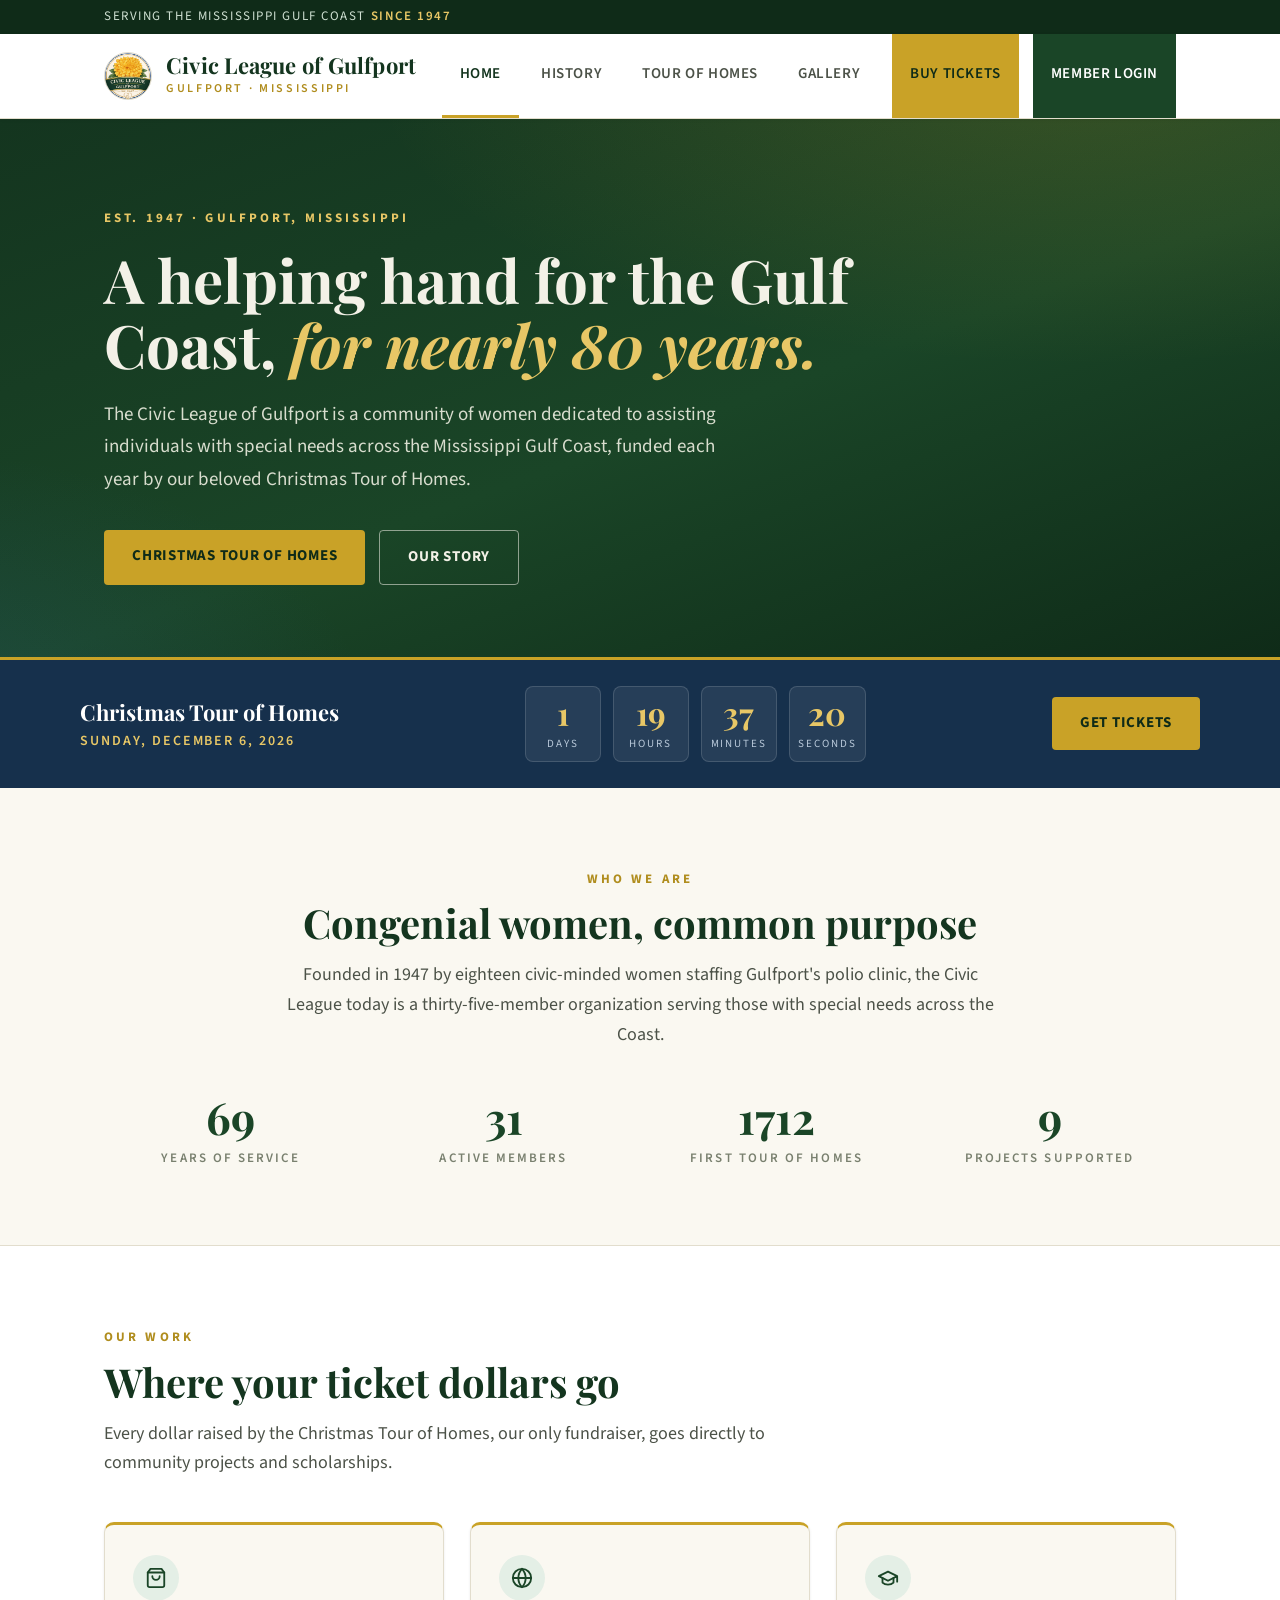
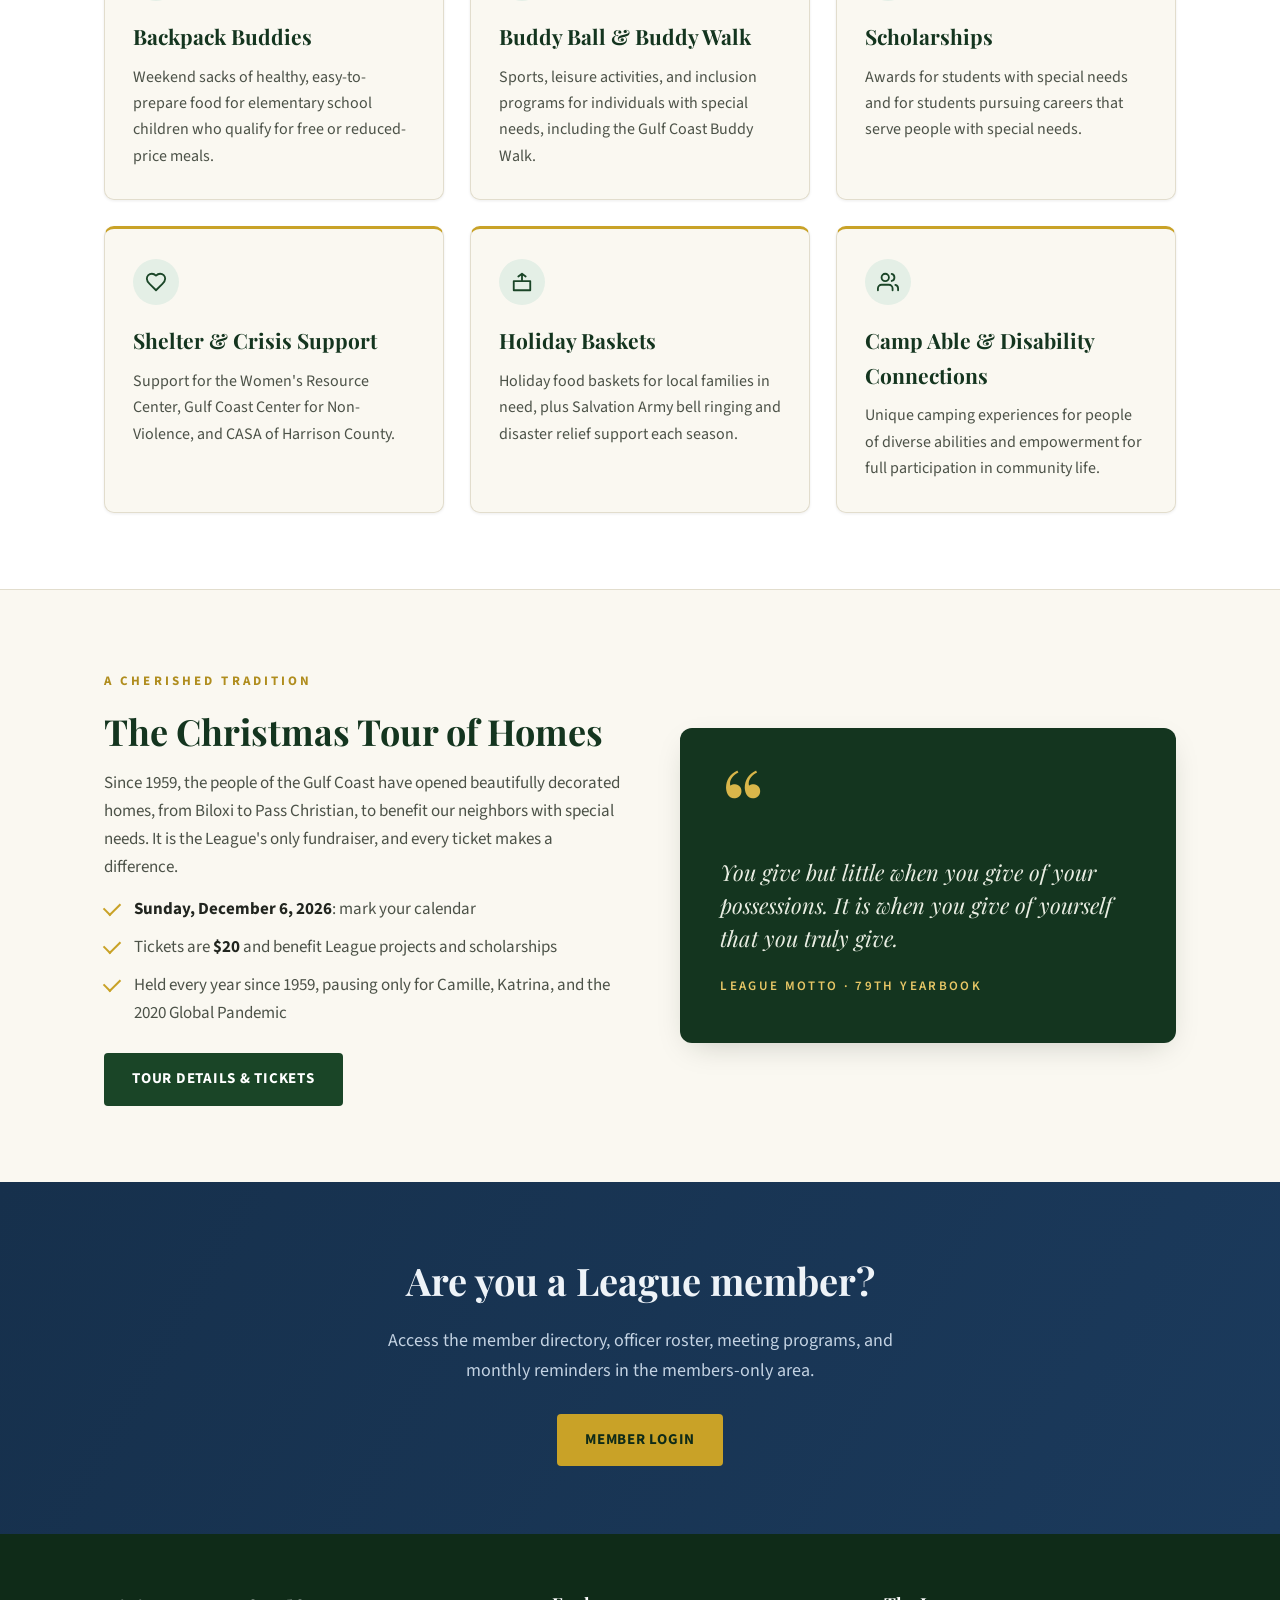
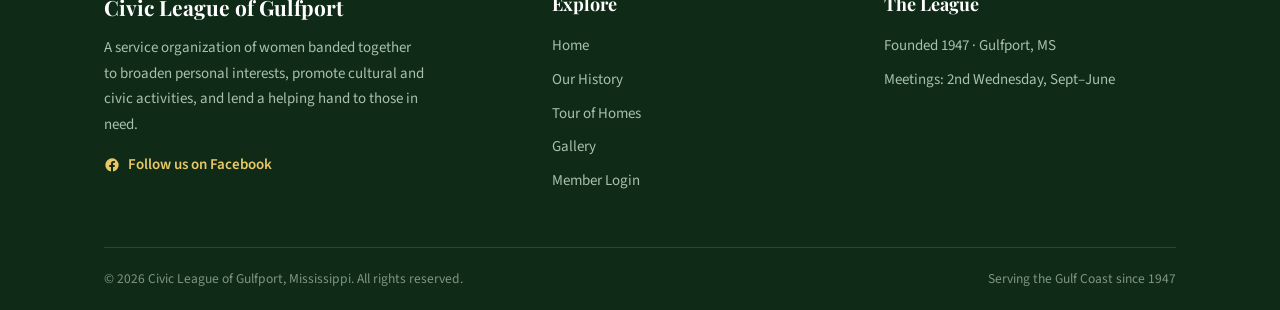
<file: index.html>
<!DOCTYPE html>
<html lang="en">
<head>
  <meta charset="UTF-8">
  <meta name="viewport" content="width=device-width, initial-scale=1.0">
  <title>Civic League of Gulfport, Mississippi | Serving the Gulf Coast Since 1947</title>
  <meta name="description" content="The Civic League of Gulfport, Mississippi is a service organization of women dedicated to assisting individuals with special needs on the Gulf Coast since 1947. Home of the annual Christmas Tour of Homes.">
  <link rel="preconnect" href="https://fonts.googleapis.com">
  <link rel="preconnect" href="https://fonts.gstatic.com" crossorigin>
  <link href="https://fonts.googleapis.com/css2?family=Playfair+Display:ital,wght@0,400;0,700;1,400;1,700&family=Source+Sans+3:wght@400;600;700&display=swap" rel="stylesheet">
  <link rel="stylesheet" href="css/style.css">
  <link rel="icon" href="data:image/svg+xml,<svg xmlns='http://www.w3.org/2000/svg' viewBox='0 0 100 100'><text y='.9em' font-size='90'>&#127804;</text></svg>">
</head>
<body>

  <div class="utility-bar">
    <div class="wrap">
      <span>Serving the Mississippi Gulf Coast <b>since 1947</b></span>
    </div>
  </div>

  <header class="site-header">
    <div class="wrap header-inner">
      <a class="brand" href="index.html">
        <img class="brand-mark logo-img" src="images/logo.png" alt="Civic League of Gulfport logo" width="48" height="48">
        <span class="brand-text">
          <span class="brand-name">Civic League of Gulfport</span>
          <span class="brand-sub">Gulfport &middot; Mississippi</span>
        </span>
      </a>
      <button class="nav-toggle" aria-label="Toggle menu" aria-expanded="false">
        <svg width="22" height="16" viewBox="0 0 22 16" fill="none" stroke="currentColor" stroke-width="2.5" stroke-linecap="round"><path d="M1 1h20M1 8h20M1 15h20"/></svg>
      </button>
      <nav class="main-nav" aria-label="Main navigation">
        <a href="index.html" class="active">Home</a>
        <a href="history.html">History</a>
        <a href="tour.html">Tour of Homes</a>
        <a href="gallery.html">Gallery</a>
        <a href="https://clg.betterworld.org/events/christmas-tour-homes-2026" target="_blank" rel="noopener" class="nav-buy">Buy Tickets</a>
        <a href="members.html" class="nav-cta">Member Login</a>
      </nav>
    </div>
  </header>

  <section class="hero">
    <div class="wrap">
      <div class="hero-inner">
        <span class="eyebrow">Est. 1947 &middot; Gulfport, Mississippi</span>
        <h1>A helping hand for the Gulf Coast, <em>for nearly 80 years.</em></h1>
        <p class="lede">The Civic League of Gulfport is a community of women dedicated to assisting individuals with special needs across the Mississippi Gulf Coast, funded each year by our beloved Christmas Tour of Homes.</p>
        <div class="btn-row">
          <a class="btn btn-gold" href="tour.html">Christmas Tour of Homes</a>
          <a class="btn btn-outline-light" href="history.html">Our Story</a>
        </div>
      </div>
    </div>
  </section>

  <section class="countdown-band">
    <div class="wrap countdown-inner">
      <div class="countdown-label">
        <div class="cd-title">Christmas Tour of Homes</div>
        <div class="cd-date">Sunday, December 6, 2026</div>
      </div>
      <div class="countdown-clock" id="countdown" aria-live="polite">
        <div class="cd-cell"><div class="num" id="cd-days">–</div><div class="unit">Days</div></div>
        <div class="cd-cell"><div class="num" id="cd-hours">–</div><div class="unit">Hours</div></div>
        <div class="cd-cell"><div class="num" id="cd-mins">–</div><div class="unit">Minutes</div></div>
        <div class="cd-cell"><div class="num" id="cd-secs">–</div><div class="unit">Seconds</div></div>
      </div>
      <a class="btn btn-gold" href="tour.html">Get Tickets</a>
    </div>
  </section>

  <section class="section">
    <div class="wrap">
      <div class="section-head center">
        <span class="eyebrow">Who We Are</span>
        <h2>Congenial women, common purpose</h2>
        <p>Founded in 1947 by eighteen civic-minded women staffing Gulfport's polio clinic, the Civic League today is a thirty-five-member organization serving those with special needs across the Coast.</p>
      </div>
      <div class="stats">
        <div class="stat"><div class="num" data-count="79">0</div><div class="lbl">Years of Service</div></div>
        <div class="stat"><div class="num" data-count="35">0</div><div class="lbl">Active Members</div></div>
        <div class="stat"><div class="num" data-count="1959">0</div><div class="lbl">First Tour of Homes</div></div>
        <div class="stat"><div class="num" data-count="10">0</div><div class="lbl">Projects Supported</div></div>
      </div>
    </div>
  </section>

  <section class="section alt">
    <div class="wrap">
      <div class="section-head">
        <span class="eyebrow">Our Work</span>
        <h2>Where your ticket dollars go</h2>
        <p>Every dollar raised by the Christmas Tour of Homes, our only fundraiser, goes directly to community projects and scholarships.</p>
      </div>
      <div class="grid-3">
        <div class="card gold-top">
          <div class="card-icon"><svg width="22" height="22" viewBox="0 0 24 24" fill="none" stroke="currentColor" stroke-width="2" stroke-linecap="round" stroke-linejoin="round"><path d="M6 2 3 6v14a2 2 0 0 0 2 2h14a2 2 0 0 0 2-2V6l-3-4Z"/><path d="M3 6h18"/><path d="M16 10a4 4 0 0 1-8 0"/></svg></div>
          <h3>Backpack Buddies</h3>
          <p>Weekend sacks of healthy, easy-to-prepare food for elementary school children who qualify for free or reduced-price meals.</p>
        </div>
        <div class="card gold-top">
          <div class="card-icon"><svg width="22" height="22" viewBox="0 0 24 24" fill="none" stroke="currentColor" stroke-width="2" stroke-linecap="round" stroke-linejoin="round"><circle cx="12" cy="12" r="10"/><path d="M12 2a14.5 14.5 0 0 0 0 20 14.5 14.5 0 0 0 0-20"/><path d="M2 12h20"/></svg></div>
          <h3>Buddy Ball &amp; Buddy Walk</h3>
          <p>Sports, leisure activities, and inclusion programs for individuals with special needs, including the Gulf Coast Buddy Walk.</p>
        </div>
        <div class="card gold-top">
          <div class="card-icon"><svg width="22" height="22" viewBox="0 0 24 24" fill="none" stroke="currentColor" stroke-width="2" stroke-linecap="round" stroke-linejoin="round"><path d="M22 10v6M2 10l10-5 10 5-10 5z"/><path d="M6 12v5c3 3 9 3 12 0v-5"/></svg></div>
          <h3>Scholarships</h3>
          <p>Awards for students with special needs and for students pursuing careers that serve people with special needs.</p>
        </div>
        <div class="card gold-top">
          <div class="card-icon"><svg width="22" height="22" viewBox="0 0 24 24" fill="none" stroke="currentColor" stroke-width="2" stroke-linecap="round" stroke-linejoin="round"><path d="M19 14c1.49-1.46 3-3.21 3-5.5A5.5 5.5 0 0 0 16.5 3c-1.76 0-3 .5-4.5 2-1.5-1.5-2.74-2-4.5-2A5.5 5.5 0 0 0 2 8.5c0 2.3 1.5 4.05 3 5.5l7 7Z"/></svg></div>
          <h3>Shelter &amp; Crisis Support</h3>
          <p>Support for the Women's Resource Center, Gulf Coast Center for Non-Violence, and CASA of Harrison County.</p>
        </div>
        <div class="card gold-top">
          <div class="card-icon"><svg width="22" height="22" viewBox="0 0 24 24" fill="none" stroke="currentColor" stroke-width="2" stroke-linecap="round" stroke-linejoin="round"><path d="M3 11h18v10H3zM12 11V3M8 6l4-3 4 3"/></svg></div>
          <h3>Holiday Baskets</h3>
          <p>Holiday food baskets for local families in need, plus Salvation Army bell ringing and disaster relief support each season.</p>
        </div>
        <div class="card gold-top">
          <div class="card-icon"><svg width="22" height="22" viewBox="0 0 24 24" fill="none" stroke="currentColor" stroke-width="2" stroke-linecap="round" stroke-linejoin="round"><path d="M17 21v-2a4 4 0 0 0-4-4H5a4 4 0 0 0-4 4v2"/><circle cx="9" cy="7" r="4"/><path d="M23 21v-2a4 4 0 0 0-3-3.87M16 3.13a4 4 0 0 1 0 7.75"/></svg></div>
          <h3>Camp Able &amp; Disability Connections</h3>
          <p>Unique camping experiences for people of diverse abilities and empowerment for full participation in community life.</p>
        </div>
      </div>
    </div>
  </section>

  <section class="section">
    <div class="wrap split">
      <div>
        <span class="eyebrow">A Cherished Tradition</span>
        <h2>The Christmas Tour of Homes</h2>
        <p>Since 1959, the people of the Gulf Coast have opened beautifully decorated homes, from Biloxi to Pass Christian, to benefit our neighbors with special needs. It is the League's only fundraiser, and every ticket makes a difference.</p>
        <ul class="check-list">
          <li><b>Sunday, December 6, 2026</b>: mark your calendar</li>
          <li>Tickets are <b>$20</b> and benefit League projects and scholarships</li>
          <li>Held every year since 1959, pausing only for Camille, Katrina, and the 2020 Global Pandemic</li>
        </ul>
        <div class="btn-row" style="margin-top: 26px;">
          <a class="btn btn-green" href="tour.html">Tour Details &amp; Tickets</a>
        </div>
      </div>
      <div class="panel-quote">
        <blockquote>You give but little when you give of your possessions. It is when you give of yourself that you truly give.</blockquote>
        <cite>League Motto &middot; 79th Yearbook</cite>
      </div>
    </div>
  </section>

  <section class="cta-band">
    <h2>Are you a League member?</h2>
    <p>Access the member directory, officer roster, meeting programs, and monthly reminders in the members-only area.</p>
    <a class="btn btn-gold" href="members.html">Member Login</a>
  </section>

  <footer class="site-footer">
    <div class="wrap">
      <div class="footer-grid">
        <div class="footer-brand">
          <div class="brand-name">Civic League of Gulfport</div>
          <p>A service organization of women banded together to broaden personal interests, promote cultural and civic activities, and lend a helping hand to those in need.</p>
        <a class="footer-fb" href="https://www.facebook.com/profile.php?id=100076461381664" target="_blank" rel="noopener"><svg width="16" height="16" viewBox="0 0 24 24" fill="currentColor" aria-hidden="true"><path d="M22 12a10 10 0 1 0-11.56 9.88v-6.99H7.9V12h2.54V9.8c0-2.5 1.49-3.89 3.77-3.89 1.09 0 2.23.2 2.23.2v2.46h-1.26c-1.24 0-1.63.77-1.63 1.56V12h2.78l-.44 2.89h-2.34v6.99A10 10 0 0 0 22 12Z"/></svg> Follow us on Facebook</a>
        </div>
        <div>
          <h4>Explore</h4>
          <ul>
            <li><a href="index.html">Home</a></li>
            <li><a href="history.html">Our History</a></li>
            <li><a href="tour.html">Tour of Homes</a></li>
            <li><a href="gallery.html">Gallery</a></li>
            <li><a href="members.html">Member Login</a></li>
          </ul>
        </div>
        <div>
          <h4>The League</h4>
          <ul>
            <li>Founded 1947 &middot; Gulfport, MS</li>
            <li>Meetings: 2nd Wednesday, Sept&ndash;June</li>
          </ul>
        </div>
      </div>
      <div class="footer-bottom">
        <span>&copy; <span id="year"></span> Civic League of Gulfport, Mississippi. All rights reserved.</span>
        <span>Serving the Gulf Coast since 1947</span>
      </div>
    </div>
  </footer>

  <script src="js/main.js"></script>
</body>
</html>
</file>
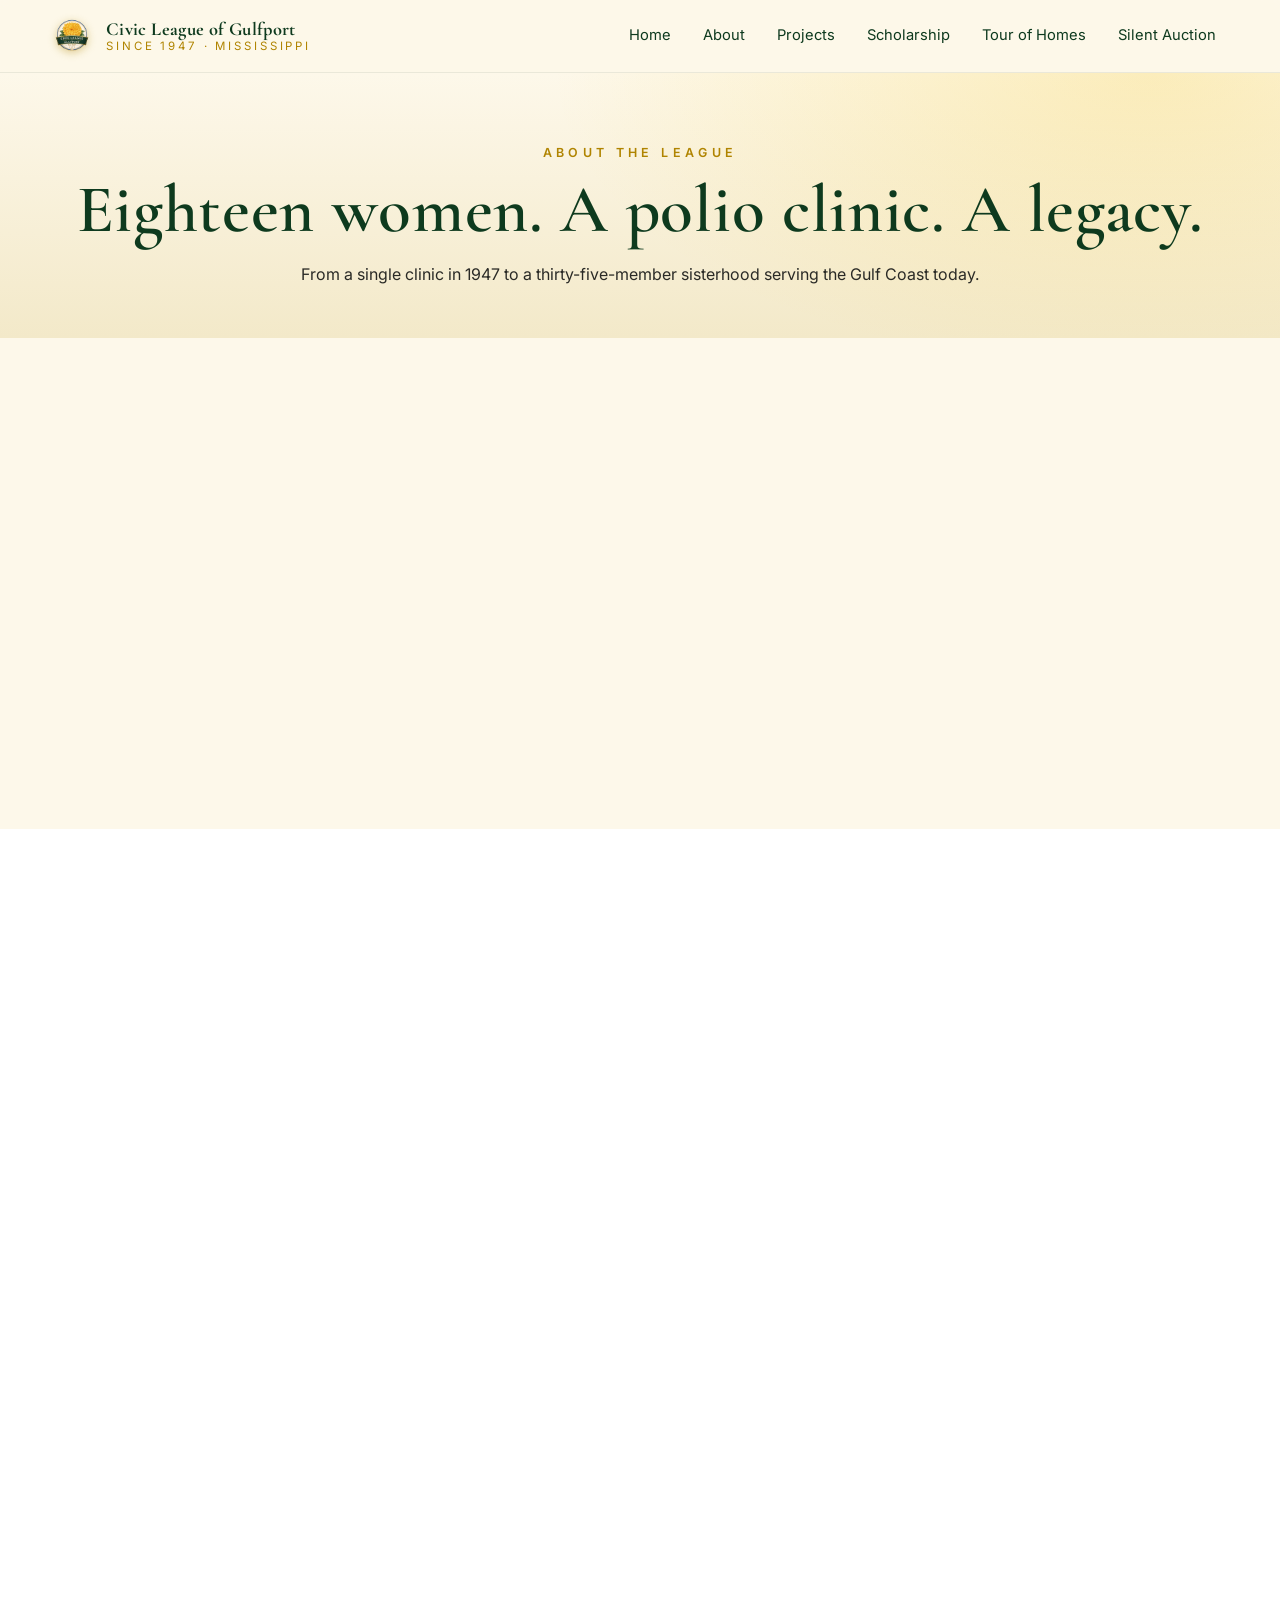
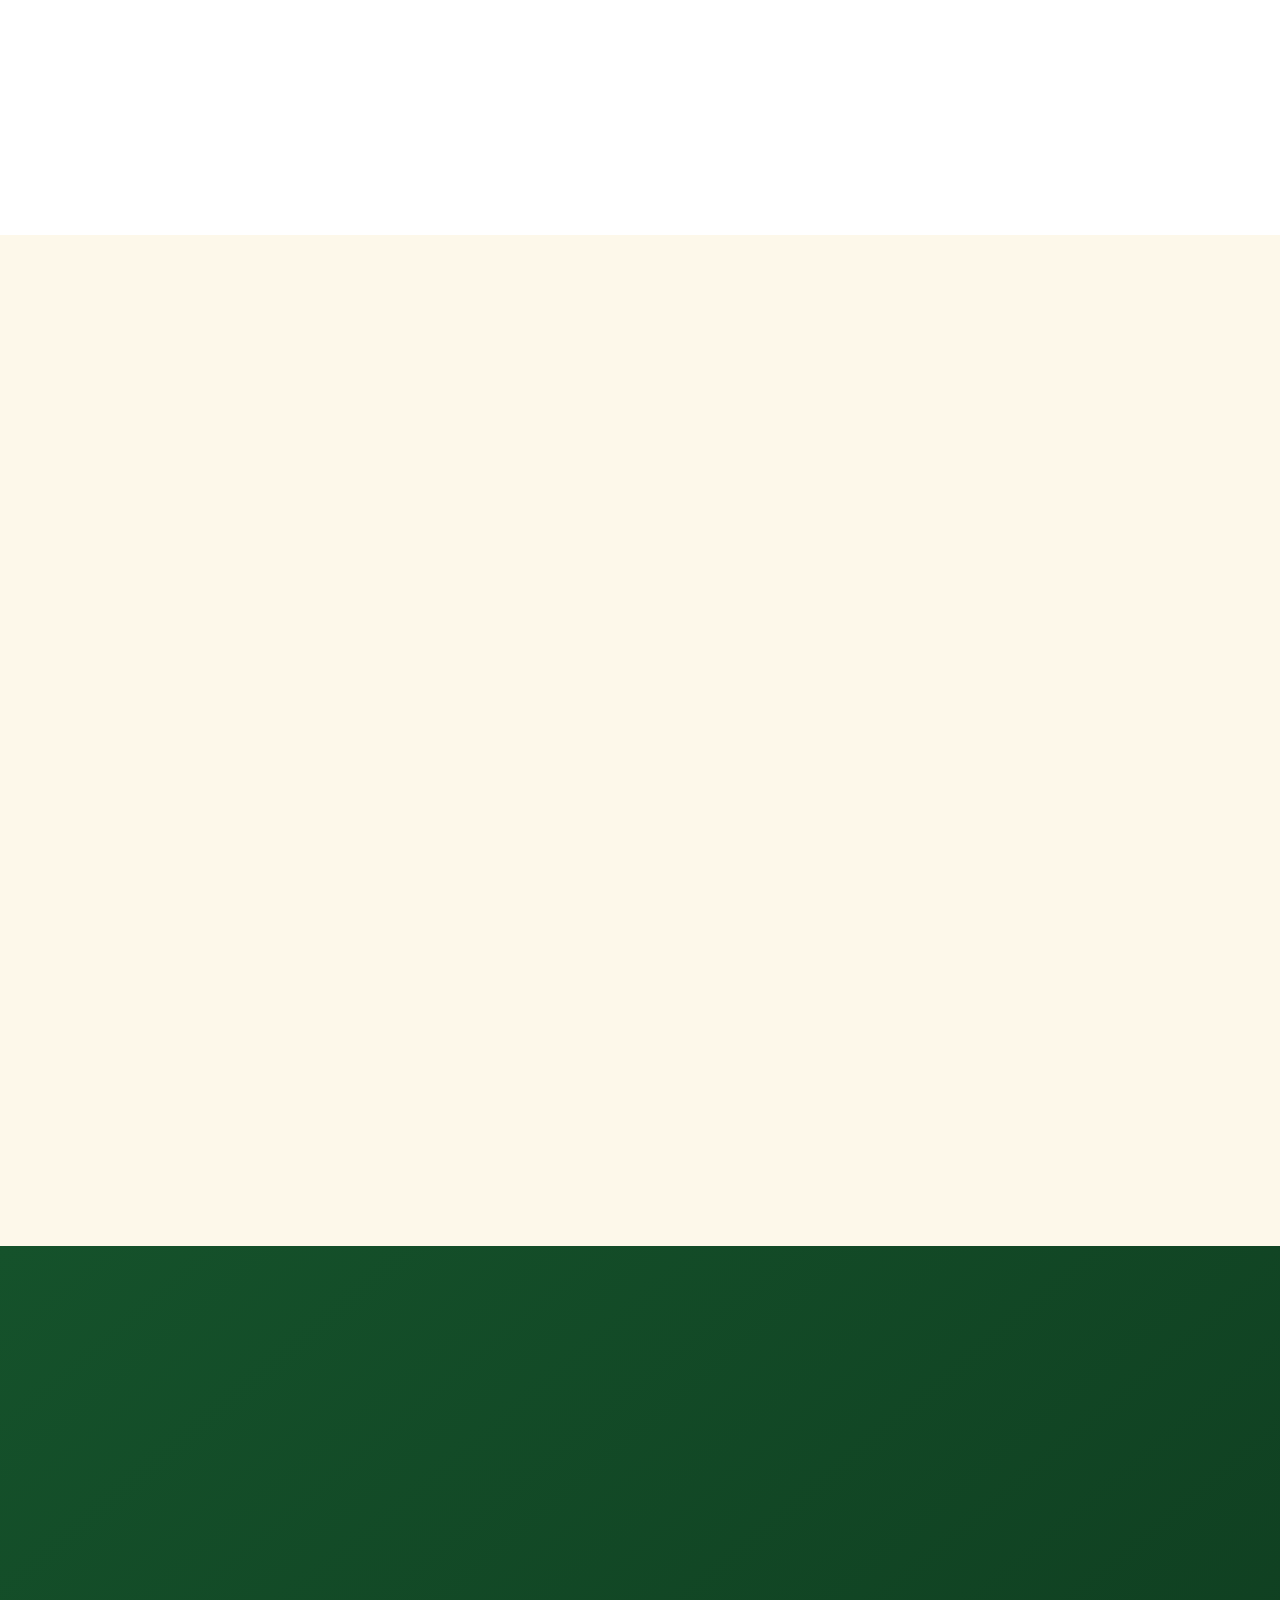
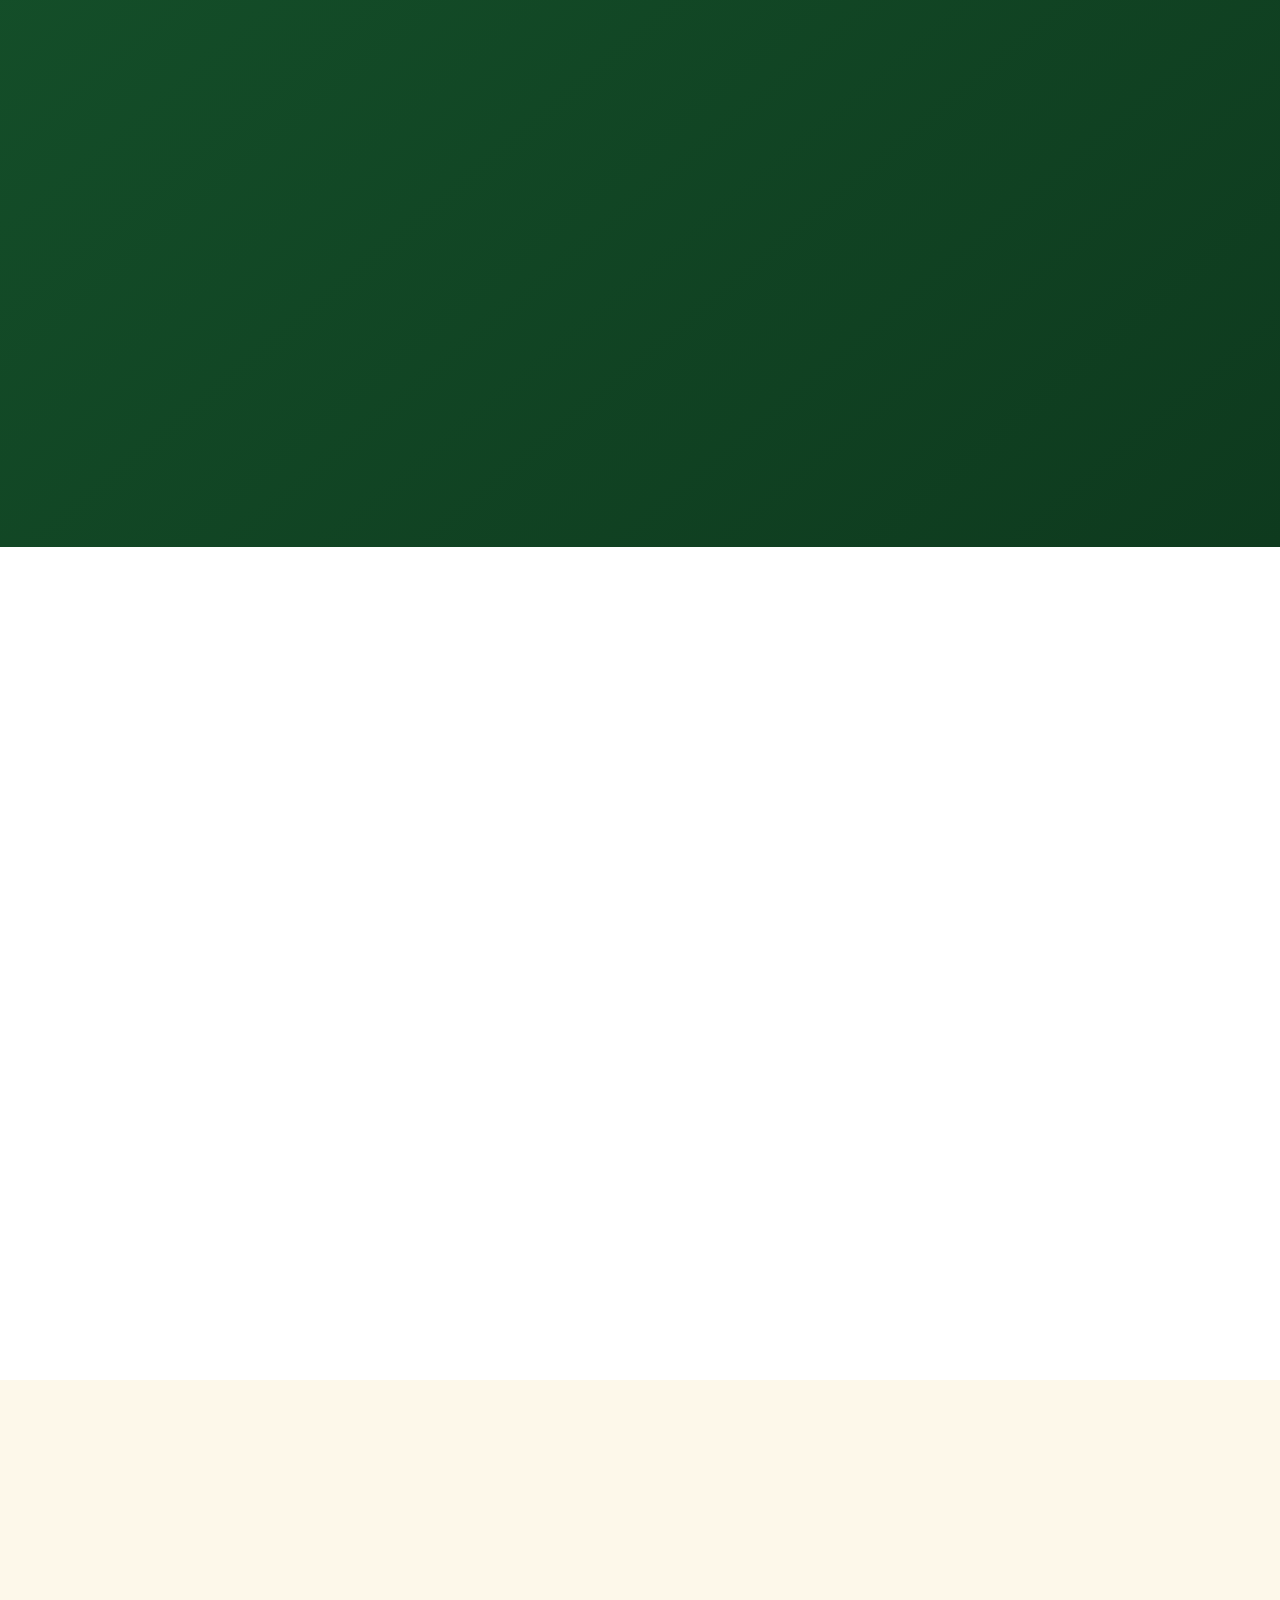
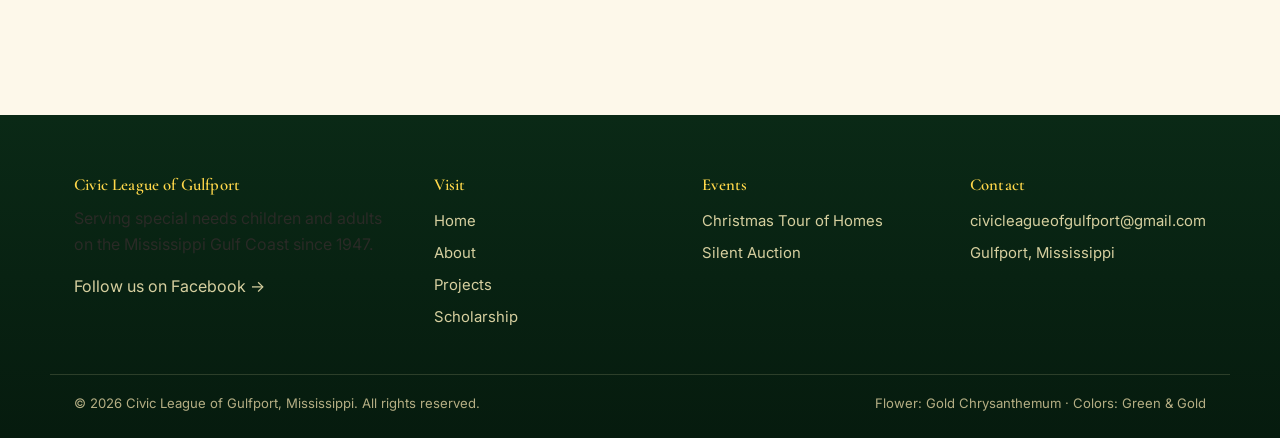
<file: about.html>
<!doctype html>
<html lang="en">
<head>
  <meta charset="utf-8" />
  <meta name="viewport" content="width=device-width, initial-scale=1" />
  <title>About · Civic League of Gulfport</title>
  <meta name="description" content="The story of the Civic League of Gulfport — founded in 1947 to staff a polio clinic, today a community of women serving special needs children and adults along the Mississippi Gulf Coast." />
  <link rel="icon" type="image/png" href="assets/logo.png" />
  <link rel="preconnect" href="https://fonts.googleapis.com" />
  <link rel="preconnect" href="https://fonts.gstatic.com" crossorigin />
  <link href="https://fonts.googleapis.com/css2?family=Cormorant+Garamond:wght@500;600;700&family=Inter:wght@400;500;600;700&display=swap" rel="stylesheet" />
  <link rel="stylesheet" href="css/styles.css?v=5" />
</head>
<body>
  <header class="site-header">
    <div class="container nav">
      <a class="brand" href="index.html" aria-label="Civic League of Gulfport home">
        <img class="brand__mark" src="assets/logo.png" alt="" />
        <span class="brand__text">
          <span class="brand__name">Civic League of Gulfport</span>
          <span class="brand__sub">Since 1947 · Mississippi</span>
        </span>
      </a>
      <button class="nav__toggle" aria-label="Open menu" aria-expanded="false">
        <svg viewBox="0 0 24 24" fill="none" stroke="currentColor" stroke-width="2"><path d="M4 6h16M4 12h16M4 18h16"/></svg>
      </button>
      <nav class="nav__links" aria-label="Primary">
        <a href="index.html">Home</a>
        <a href="about.html">About</a>
        <a href="projects.html">Projects</a>
        <a href="scholarship.html">Scholarship</a>
        <a href="christmas-tour.html">Tour of Homes</a>
        <a href="silent-auction.html">Silent Auction</a>
      </nav>
    </div>
  </header>

  <main>
    <section class="page-hero">
      <div class="container">
        <div class="eyebrow">About the League</div>
        <h1>Eighteen women. A polio clinic. A legacy.</h1>
        <p style="max-width:680px;margin:14px auto 0;">From a single clinic in 1947 to a thirty-five-member sisterhood serving the Gulf Coast today.</p>
      </div>
    </section>

    <section class="section">
      <div class="container split">
        <div class="reveal">
          <h2>Our founding</h2>
          <p>In 1947, a group of eighteen civic-minded women in Gulfport formed a service group with one focus: staffing the polio clinic in the city. Day after day, they checked in patients — adults and children alike — assisted the medical staff, and kept waiting children entertained with activities and care.</p>
          <p>The clinic's first yearbook was typewritten with crayon-colored images. The motto read <em>"We Pass for What We Are."</em> The flower was the Gold Chrysanthemum. The color was Green. Those choices still anchor everything we do.</p>
        </div>
        <div class="reveal">
          <h2>Today</h2>
          <p>The Civic League of Gulfport has evolved into a thirty-five-member community of women dedicated to assisting individuals on the Gulf Coast who have special needs. We take on community projects throughout the year, meeting the needs of as many as we can with the funds raised by our only fundraiser — the Christmas Tour of Homes.</p>
          <p>We are always so thankful to the homeowners who so graciously open their homes for our tour.</p>
        </div>
      </div>
    </section>

    <section class="section section--alt">
      <div class="container">
        <div class="section-head reveal">
          <div class="eyebrow">Our Collect</div>
          <h2>A prayer we share, year after year.</h2>
          <div class="flourish" aria-hidden="true">✦</div>
        </div>
        <div class="pullquote reveal" style="color:var(--green-800);">
          Keep us, Oh God, from pettiness; let us be large in thought, in word, in deed. Let us be done with faultfinding and leave off self-seeking. May we put away all pretenses and meet each other face to face without self-pity and without prejudice. May we never be hasty in judgement and always generous. Let us take time for all things; make us grow calm, serene, gentle. Teach us to put into action our better impulses, straightforward and unafraid. Grant that we may realize it is the little things that create differences; that in the big things in life we are as one. And may we strive to touch and to know the great common human heart to us all. Oh God, let us forget not to be kind.
          <cite>— Mary Stuart</cite>
        </div>
      </div>
    </section>

    <section class="section">
      <div class="container">
        <div class="section-head reveal">
          <div class="eyebrow">A Timeline</div>
          <h2>Moments that shaped us</h2>
          <div class="flourish" aria-hidden="true">✦</div>
        </div>
        <ol class="timeline reveal">
          <li><div class="year">1947</div><p>Eighteen charter members found the Civic League of Gulfport to staff the city's polio clinic.</p></li>
          <li><div class="year">1959</div><p>The first Christmas Tour of Homes is held — the tradition that funds nearly every project we run today.</p></li>
          <li><div class="year">1969</div><p>The only year without a Tour in its first decade — Hurricane Camille.</p></li>
          <li><div class="year">1995</div><p>The Buddy Walk is established by the National Down Syndrome Society; the League becomes a long-time supporter.</p></li>
          <li><div class="year">2005</div><p>Hurricane Katrina cancels the Tour; the League refocuses on emergency welfare and rebuilding.</p></li>
          <li><div class="year">2020</div><p>The Tour pauses for a third time in its history during the global pandemic.</p></li>
          <li><div class="year">Today</div><p>Thirty-five active members serve the Gulf Coast with year-round projects and scholarships — and our 79th yearbook is in members' hands.</p></li>
        </ol>
      </div>
    </section>

    <section class="section section--green">
      <div class="container">
        <div class="section-head reveal">
          <div class="eyebrow" style="color:var(--gold-400)">Officers</div>
          <h2>2026 &ndash; 2027 Executive Board</h2>
          <div class="flourish" aria-hidden="true">✦</div>
        </div>
        <div class="grid reveal">
          <div class="card card--dark"><h3>President</h3><p>Linda Zakkak</p></div>
          <div class="card card--dark"><h3>First Vice President</h3><p>Stephanie Smartt<br/><small>Membership / Yearbook</small></p></div>
          <div class="card card--dark"><h3>Second Vice President</h3><p>Cissy Pedigo<br/><small>Programs / Hostesses</small></p></div>
          <div class="card card--dark"><h3>Recording Secretary</h3><p>Stacey Otero</p></div>
          <div class="card card--dark"><h3>Corresponding Secretary</h3><p>Connie Richardson</p></div>
          <div class="card card--dark"><h3>Treasurer</h3><p>Cindy Newman</p></div>
          <div class="card card--dark"><h3>Projects &amp; Welfare</h3><p>Joyce Struss</p></div>
          <div class="card card--dark"><h3>Tour of Homes</h3><p>Camille Williams · Chair<br/>Janice Fitzgerald · Co-Chair</p></div>
          <div class="card card--dark"><h3>Scholarship</h3><p>Judy Karl</p></div>
          <div class="card card--dark"><h3>Raffle / Silent Auction</h3><p>Stephanie Smartt</p></div>
          <div class="card card--dark"><h3>Historians</h3><p>Bobbye Carraway · Chair<br/>Diane Miller · Co-Chair</p></div>
          <div class="card card--dark"><h3>Parliamentarian</h3><p>Charlotte Orr</p></div>
        </div>
      </div>
    </section>

    <section class="section section--alt">
      <div class="container">
        <div class="section-head reveal">
          <div class="eyebrow">Charter Members</div>
          <h2>The eighteen who began it all (1947)</h2>
          <div class="flourish" aria-hidden="true">✦</div>
        </div>
        <ul class="bullet-list reveal" style="columns:2;column-gap:48px;">
          <li>Mrs. Bill Adams</li>
          <li>Mrs. Neil Andre</li>
          <li>Mrs. Charles Berry</li>
          <li>Mrs. H. E. Blakeslee</li>
          <li>Mrs. C. B. Bratt</li>
          <li>Mrs. Rae Bryant</li>
          <li>Mrs. Pat Campbell</li>
          <li>Mrs. Edward Coates</li>
          <li>Mrs. James Duncan</li>
          <li>Mrs. Earl Gay</li>
          <li>Mrs. Emile Gauthe</li>
          <li>Mrs. Walter Horlock</li>
          <li>Mrs. T. W. Milner</li>
          <li>Mrs. Prentiss McLeod</li>
          <li>Mrs. O. C. Raines</li>
          <li>Mrs. Wallace Ramsey</li>
          <li>Mrs. Harvey Sale</li>
          <li>Mrs. Lamont Smith</li>
          <li>Mrs. C. E. West</li>
        </ul>
      </div>
    </section>

    <section class="section">
      <div class="container">
        <div class="cta-banner reveal">
          <div>
            <h2>Get involved</h2>
            <p>Have a question about membership, projects, or partnering with the League? We'd love to hear from you.</p>
          </div>
          <a class="btn btn--primary" href="mailto:civicleagueofgulfport@gmail.com">Write to us →</a>
        </div>
      </div>
    </section>
  </main>

  <footer class="site-footer">
    <div class="container footer-grid">
      <div>
        <h4>Civic League of Gulfport</h4>
        <p>Serving special needs children and adults on the Mississippi Gulf Coast since 1947.</p>
        <p><a href="https://www.facebook.com/people/Civic-League-of-Gulfport-MS/100076461381664/" target="_blank" rel="noopener">Follow us on Facebook →</a></p>
      </div>
      <div><h4>Visit</h4><ul>
        <li><a href="index.html">Home</a></li>
        <li><a href="about.html">About</a></li>
        <li><a href="projects.html">Projects</a></li>
        <li><a href="scholarship.html">Scholarship</a></li>
      </ul></div>
      <div><h4>Events</h4><ul>
        <li><a href="christmas-tour.html">Christmas Tour of Homes</a></li>
        <li><a href="silent-auction.html">Silent Auction</a></li>
      </ul></div>
      <div><h4>Contact</h4><ul>
        <li><a href="mailto:civicleagueofgulfport@gmail.com">civicleagueofgulfport@gmail.com</a></li>
        <li>Gulfport, Mississippi</li>
      </ul></div>
    </div>
    <div class="container footer-bottom">
      <span>© <span id="year"></span> Civic League of Gulfport, Mississippi. All rights reserved.</span>
      <span>Flower: Gold Chrysanthemum · Colors: Green &amp; Gold</span>
    </div>
  </footer>

  <script>document.getElementById('year').textContent = new Date().getFullYear();</script>
  <script src="js/main.js"></script>
</body>
</html>
</file>
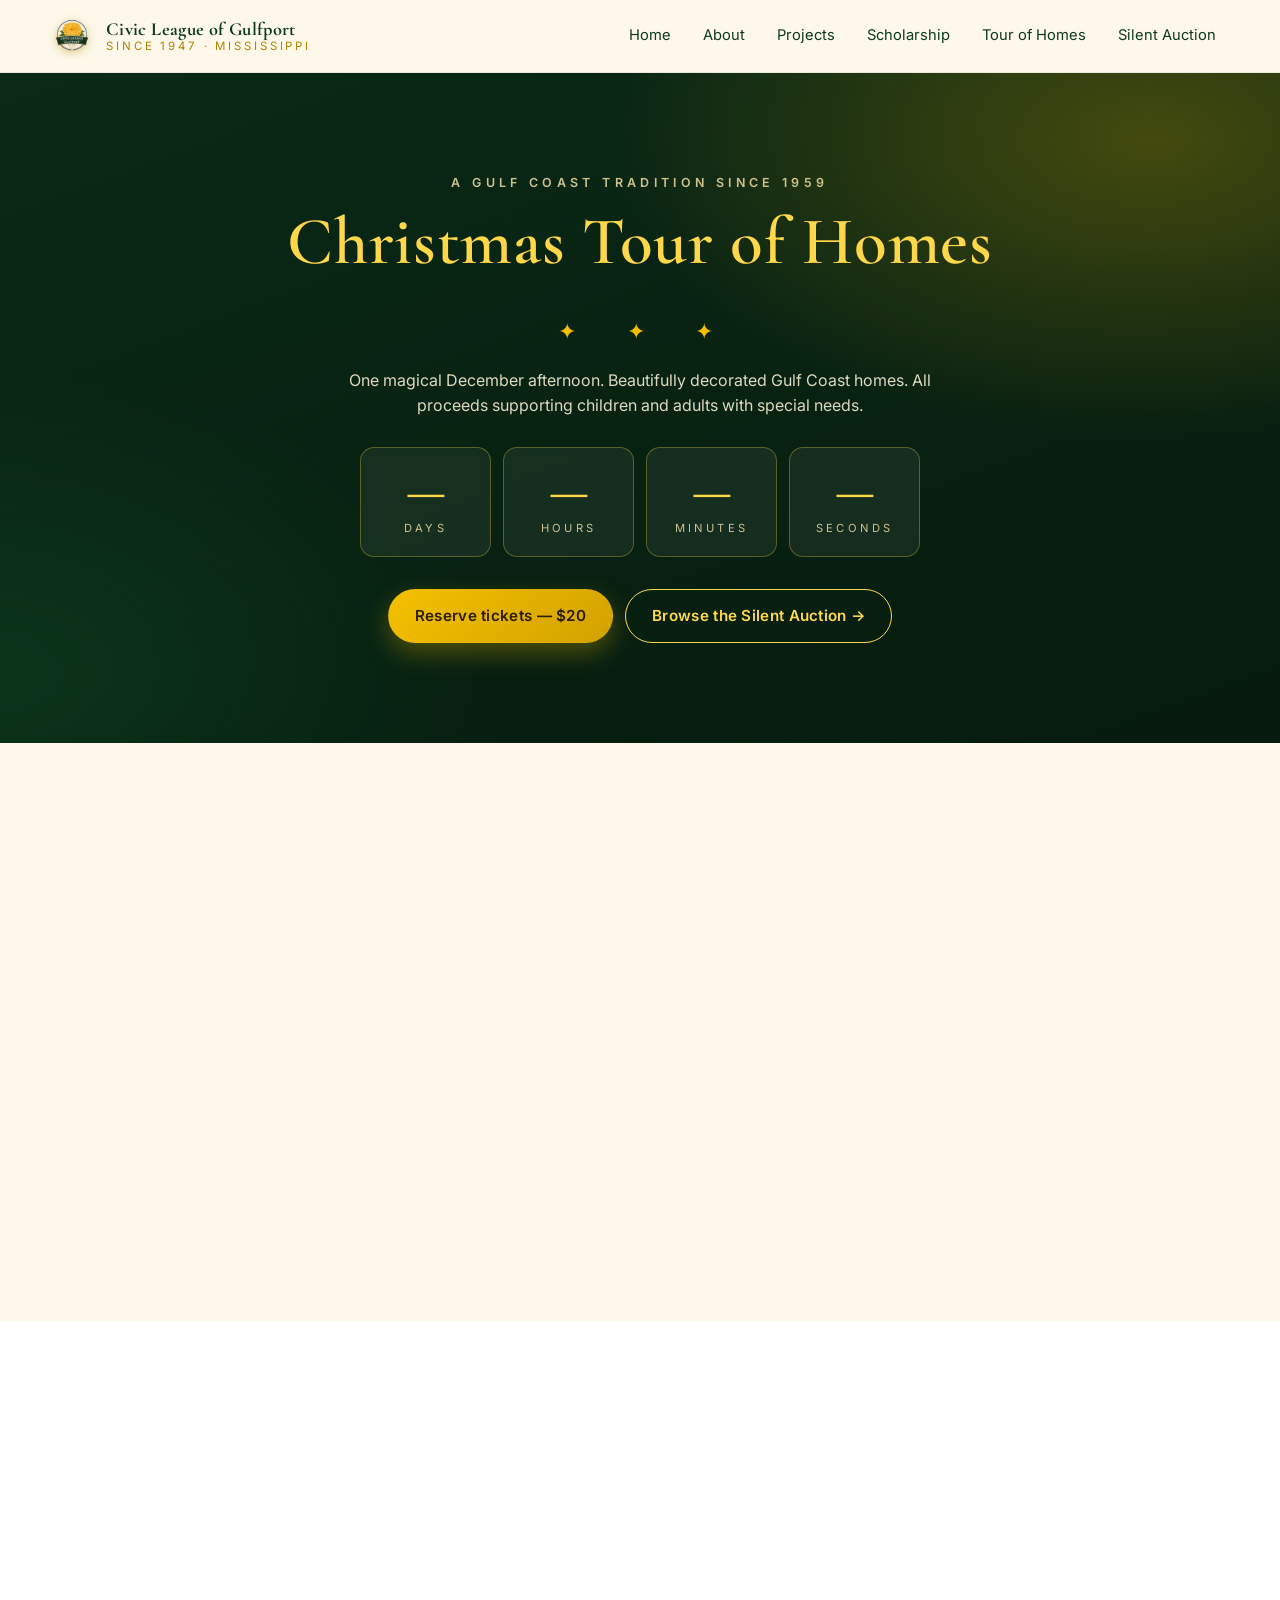
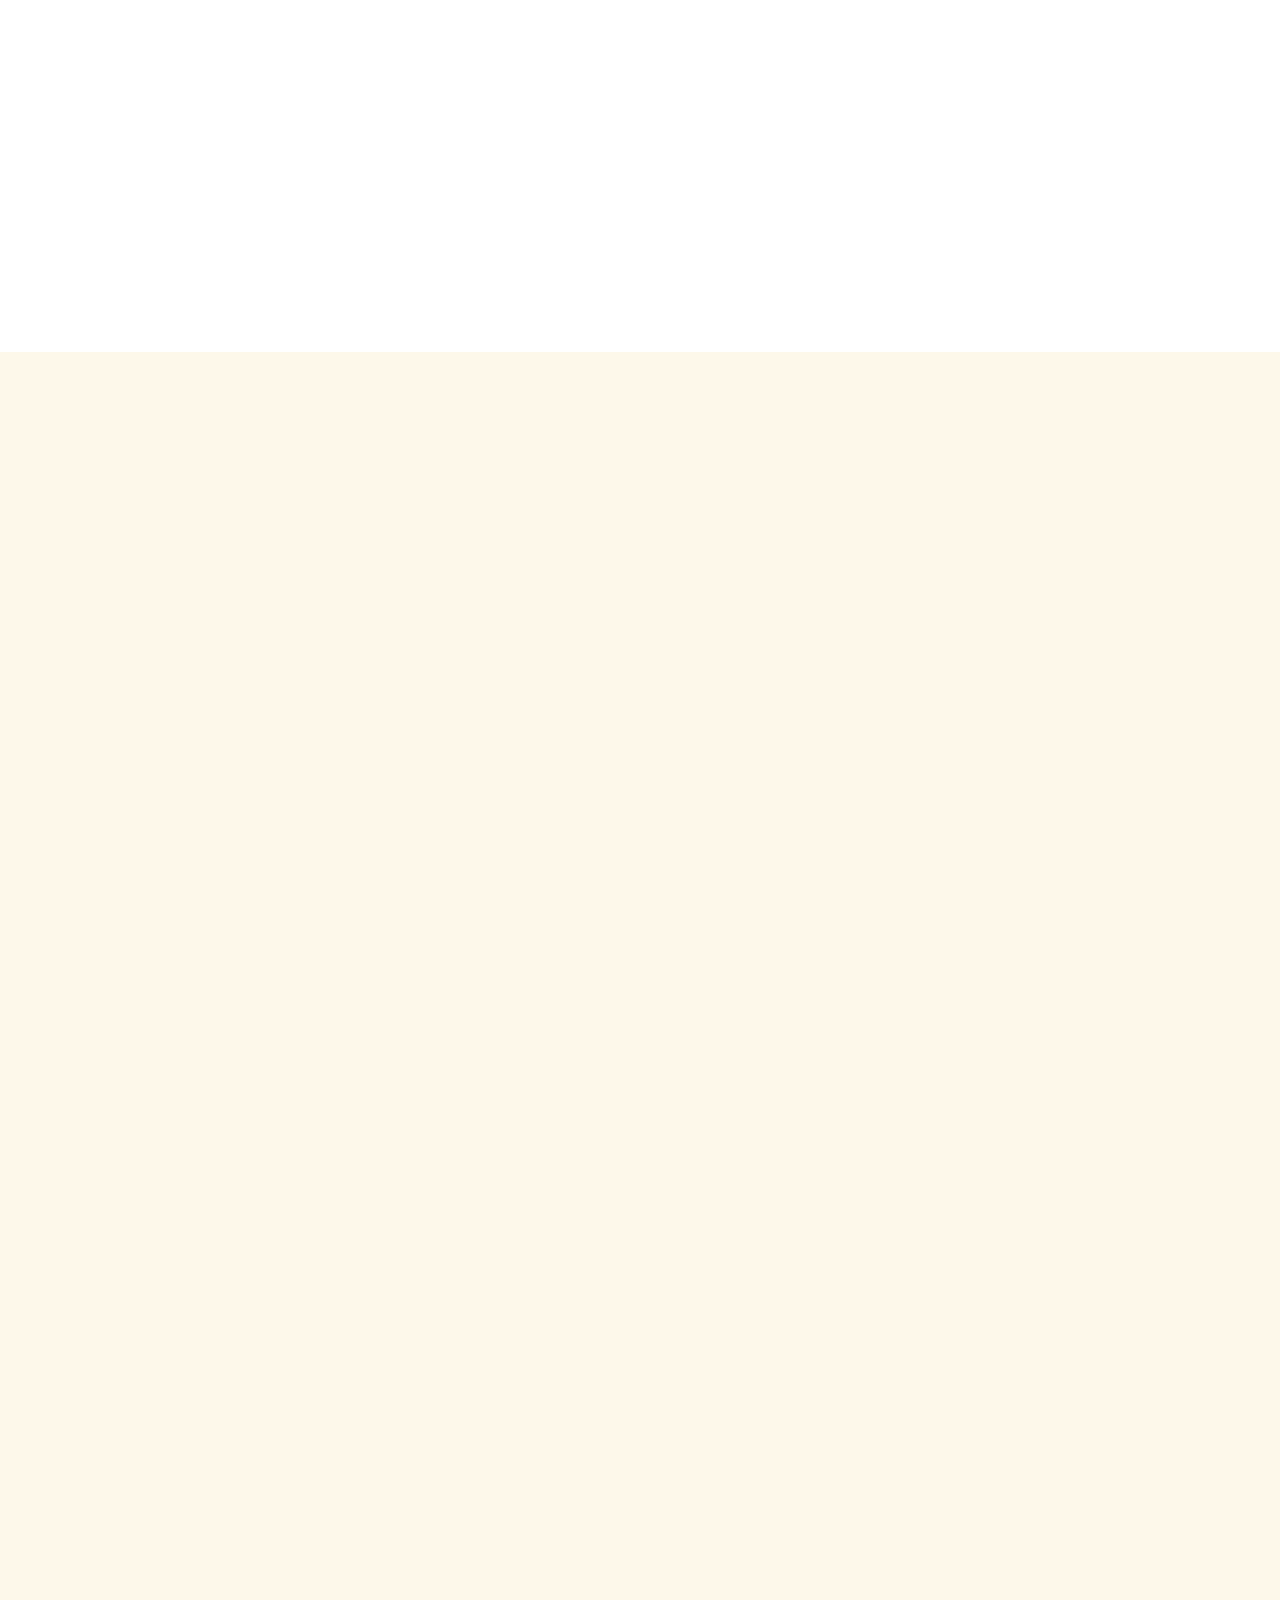
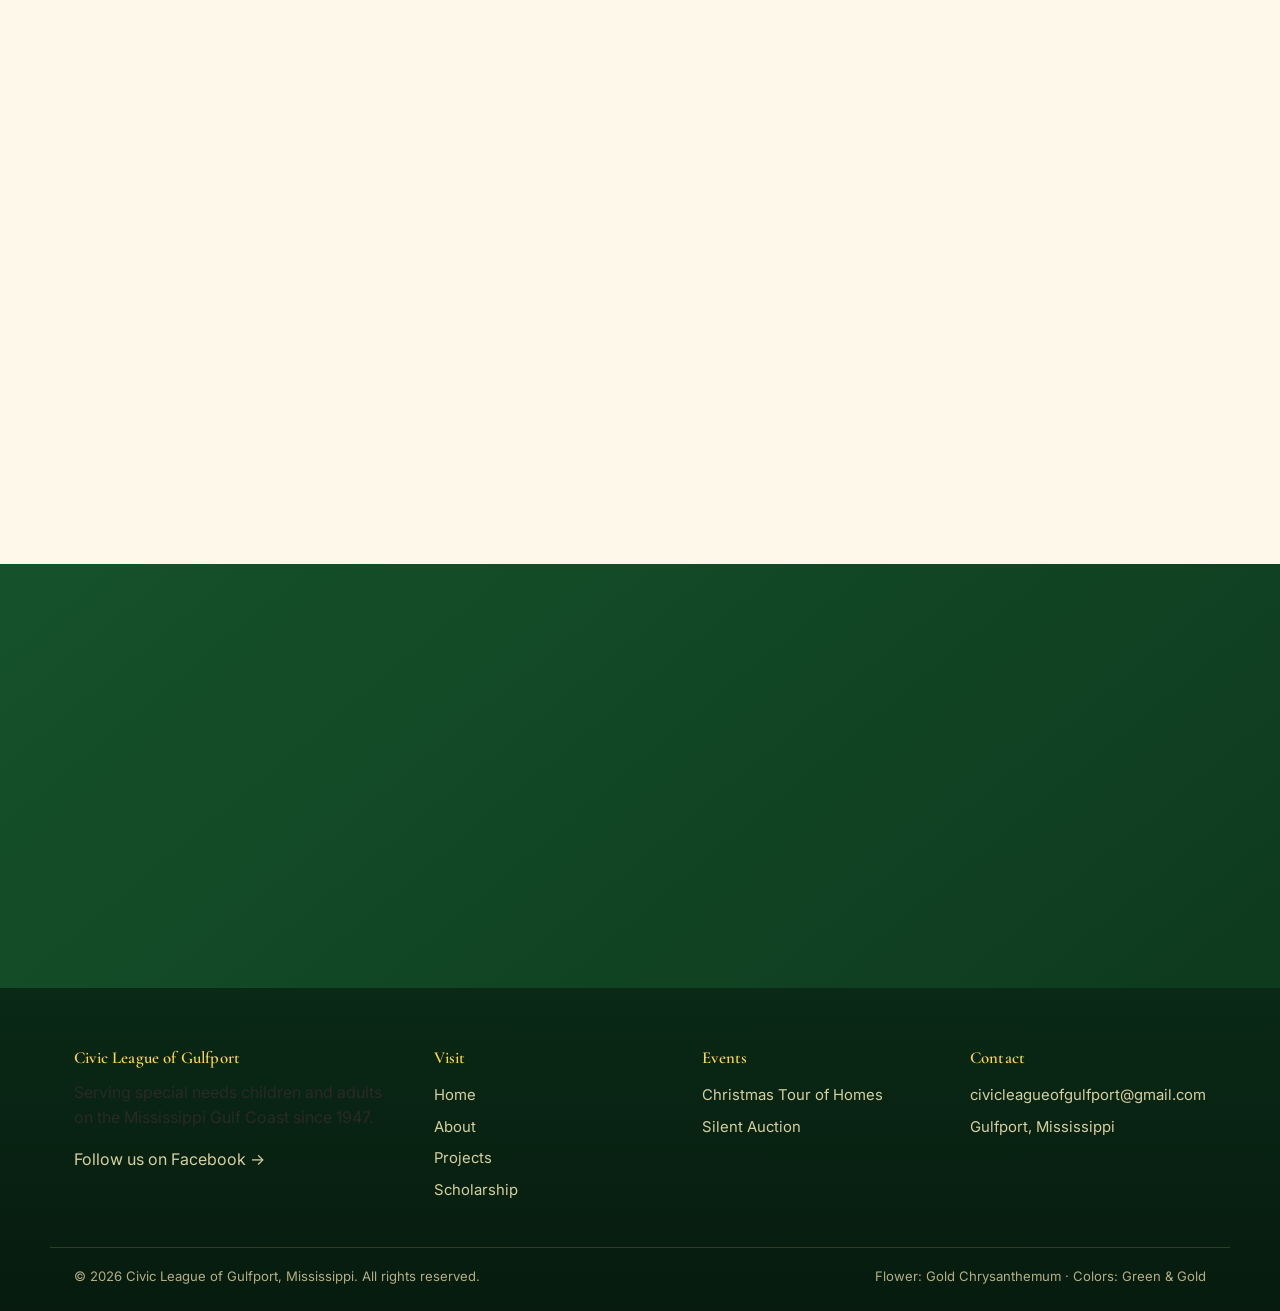
<file: christmas-tour.html>
<!doctype html>
<html lang="en">
<head>
  <meta charset="utf-8" />
  <meta name="viewport" content="width=device-width, initial-scale=1" />
  <title>Christmas Tour of Homes · Civic League of Gulfport</title>
  <meta name="description" content="The Gulfport Civic League's annual Christmas Tour of Homes — held every December since 1959 to fund our work serving special needs children and adults on the Gulf Coast." />
  <link rel="icon" type="image/png" href="assets/logo.png" />
  <link rel="preconnect" href="https://fonts.googleapis.com" />
  <link rel="preconnect" href="https://fonts.gstatic.com" crossorigin />
  <link href="https://fonts.googleapis.com/css2?family=Cormorant+Garamond:wght@500;600;700&family=Inter:wght@400;500;600;700&display=swap" rel="stylesheet" />
  <link rel="stylesheet" href="css/styles.css?v=5" />
  <style>
    .xmas-hero {
      position: relative; overflow: hidden;
      background:
        radial-gradient(900px 500px at 90% 10%, rgba(245, 192, 0, 0.25), transparent 60%),
        radial-gradient(800px 500px at 0% 90%, rgba(15, 80, 40, 0.4), transparent 60%),
        linear-gradient(160deg, #0a2916 0%, #061b0e 100%);
      color: #f1ecd4;
      padding: 100px 0;
      text-align: center;
    }
    .xmas-hero h1 { color: var(--gold-400); }
    .xmas-hero .eyebrow { color: #cdc28b; }
    .xmas-hero p { color: #ddd9bf; }

    .countdown {
      display: grid;
      grid-template-columns: repeat(4, 1fr);
      gap: 12px;
      max-width: 560px;
      margin: 28px auto 0;
    }
    .countdown__cell {
      background: rgba(255, 255, 255, 0.06);
      border: 1px solid rgba(255, 216, 74, 0.3);
      border-radius: 14px;
      padding: 18px 6px;
      backdrop-filter: blur(4px);
    }
    .countdown__num {
      font-family: var(--serif);
      font-size: clamp(2rem, 4vw, 3rem);
      color: var(--gold-400);
      line-height: 1;
      font-weight: 700;
    }
    .countdown__label {
      font-size: 0.7rem;
      letter-spacing: 0.3em;
      text-transform: uppercase;
      color: #cdc28b;
      margin-top: 6px;
    }

    .ornament {
      font-family: var(--serif);
      color: var(--gold-500);
      text-align: center;
      font-size: 1.4rem;
      margin: 8px 0 18px;
      letter-spacing: 0.4em;
    }
  </style>
</head>
<body>
  <canvas class="snow-canvas" aria-hidden="true"></canvas>

  <header class="site-header">
    <div class="container nav">
      <a class="brand" href="index.html" aria-label="Civic League of Gulfport home">
        <img class="brand__mark" src="assets/logo.png" alt="" />
        <span class="brand__text">
          <span class="brand__name">Civic League of Gulfport</span>
          <span class="brand__sub">Since 1947 · Mississippi</span>
        </span>
      </a>
      <button class="nav__toggle" aria-label="Open menu" aria-expanded="false">
        <svg viewBox="0 0 24 24" fill="none" stroke="currentColor" stroke-width="2"><path d="M4 6h16M4 12h16M4 18h16"/></svg>
      </button>
      <nav class="nav__links" aria-label="Primary">
        <a href="index.html">Home</a>
        <a href="about.html">About</a>
        <a href="projects.html">Projects</a>
        <a href="scholarship.html">Scholarship</a>
        <a href="christmas-tour.html">Tour of Homes</a>
        <a href="silent-auction.html">Silent Auction</a>
      </nav>
    </div>
  </header>

  <main style="position:relative;z-index:2;">
    <section class="xmas-hero">
      <div class="container">
        <div class="eyebrow" style="text-transform:uppercase;letter-spacing:.35em;font-size:.78rem;font-weight:600;margin-bottom:10px;">A Gulf Coast Tradition Since 1959</div>
        <h1>Christmas Tour of Homes</h1>
        <div class="ornament">✦ &nbsp; ✦ &nbsp; ✦</div>
        <p style="max-width:640px;margin:0 auto;">One magical December afternoon. Beautifully decorated Gulf Coast homes. All proceeds supporting children and adults with special needs.</p>
        <div class="countdown" data-countdown="2026-12-06T13:30:00" data-target-month="12" data-target-day="6">
          <div class="countdown__cell"><div class="countdown__num" data-d>—</div><div class="countdown__label">Days</div></div>
          <div class="countdown__cell"><div class="countdown__num" data-h>—</div><div class="countdown__label">Hours</div></div>
          <div class="countdown__cell"><div class="countdown__num" data-m>—</div><div class="countdown__label">Minutes</div></div>
          <div class="countdown__cell"><div class="countdown__num" data-s>—</div><div class="countdown__label">Seconds</div></div>
        </div>
        <div class="btn-row" style="justify-content:center;margin-top:32px;">
          <a class="btn btn--primary" href="mailto:civicleagueofgulfport@gmail.com?subject=Christmas%20Tour%20of%20Homes%20tickets">Reserve tickets — $20</a>
          <a class="btn btn--ghost" style="border-color:var(--gold-400);color:var(--gold-400);" href="silent-auction.html">Browse the Silent Auction →</a>
        </div>
      </div>
    </section>

    <section class="section">
      <div class="container split">
        <div class="reveal">
          <h2>About the Tour</h2>
          <p>The first Christmas Tour of Homes was held in <strong>1959</strong>, visiting the homes of Mr. and Mrs. Henry Haller, Mrs. M. M. Snelling, and Mr. and Mrs. A. J. Schultz. Through the years the homes on tour have ranged from Biloxi to Pass Christian, with most in Gulfport itself.</p>
          <p>The Tour has been held every December since 1959 — pausing only three times in its history: 1969 for Hurricane Camille, 2005 for Hurricane Katrina, and 2020 for the global pandemic.</p>
          <p>It is the League's only fundraiser. <strong>Every dollar from ticket sales supports our projects and scholarships.</strong></p>
        </div>
        <div class="reveal">
          <div class="card" style="border-top:4px solid var(--green-700);">
            <h3>The 2026 Tour</h3>
            <ul class="bullet-list">
              <li><strong>Sunday, December 6, 2026</strong></li>
              <li>Stations open by 1:30 PM</li>
              <li>Self-guided across multiple Gulf Coast homes</li>
              <li>Tickets: <strong>$20</strong> per person</li>
              <li>Refreshments, music, and Mississippi hospitality</li>
            </ul>
            <a class="btn btn--primary btn--block" style="margin-top:14px;" href="mailto:civicleagueofgulfport@gmail.com?subject=Christmas%20Tour%20tickets">Email to reserve tickets</a>
          </div>
        </div>
      </div>
    </section>

    <section class="section section--alt">
      <div class="container">
        <div class="section-head reveal">
          <div class="eyebrow">How it works</div>
          <h2>Your afternoon, gift-wrapped</h2>
          <div class="flourish" aria-hidden="true">✦</div>
        </div>
        <div class="grid">
          <article class="card reveal">
            <div class="card__icon" aria-hidden="true">🎟</div>
            <h3>Get your ticket</h3>
            <p>$20 per person. Reserve through any League member or by emailing us. Children, friends, and neighbors all welcome.</p>
          </article>
          <article class="card reveal">
            <div class="card__icon" aria-hidden="true">🏡</div>
            <h3>Tour the homes</h3>
            <p>Visit each home on the tour, in any order you like, between the published hours. League hostesses greet you at every door.</p>
          </article>
          <article class="card reveal">
            <div class="card__icon" aria-hidden="true">🎁</div>
            <h3>Bid in the auction</h3>
            <p>End your afternoon at the Silent Auction — gifts donated by area artists and businesses, all benefiting the same projects.</p>
          </article>
          <article class="card reveal">
            <div class="card__icon" aria-hidden="true">💚</div>
            <h3>Your dollars go to work</h3>
            <p>From Backpack Buddies to scholarships, every ticket sold and basket bid on funds the year ahead.</p>
          </article>
        </div>
      </div>
    </section>

    <section class="section">
      <div class="container">
        <div class="section-head reveal">
          <div class="eyebrow">A little history</div>
          <h2>Sixty-six tours and counting</h2>
          <div class="flourish" aria-hidden="true">✦</div>
          <p>Through hurricanes and pandemics, this tradition has carried on because Gulf Coast neighbors keep opening their doors.</p>
        </div>
        <ol class="timeline reveal">
          <li><div class="year">1959</div><p>The first Tour visits the Haller, Snelling, and Schultz homes.</p></li>
          <li><div class="year">1969</div><p>Hurricane Camille — the only cancellation in the Tour's first decade.</p></li>
          <li><div class="year">2005</div><p>Hurricane Katrina — the Tour pauses; the League refocuses on relief work.</p></li>
          <li><div class="year">2020</div><p>The global pandemic — the Tour pauses for the third and only other time in its history.</p></li>
          <li><div class="year">2026</div><p>Sunday, December 6 — the next chapter, with you in it.</p></li>
        </ol>
      </div>
    </section>

    <section class="section">
      <div class="container">
        <div class="section-head reveal">
          <div class="eyebrow">From the Tour</div>
          <h2>An afternoon among friends</h2>
          <div class="flourish" aria-hidden="true">✦</div>
          <p>A glimpse of our hostesses and guests welcoming visitors at a recent Tour.</p>
        </div>
        <div class="reveal">
          <div class="photo-banner">
            <img src="assets/photos/tour-volunteers.jpg" alt="Civic League hostesses welcoming guests at the Christmas Tour of Homes" loading="lazy" onerror="this.style.display='none'" />
            <div class="photo-banner__caption">Hostesses welcoming guests at the Christmas Tour of Homes</div>
          </div>
        </div>
      </div>
    </section>

    <section class="section section--green">
      <div class="container">
        <div class="pullquote reveal">
          We are always so thankful to the homeowners who so graciously open their homes for our tour.
          <cite>— The Civic League</cite>
        </div>
        <div class="btn-row reveal" style="justify-content:center;">
          <a class="btn btn--primary" href="silent-auction.html">Donate to the auction →</a>
        </div>
      </div>
    </section>
  </main>

  <footer class="site-footer">
    <div class="container footer-grid">
      <div>
        <h4>Civic League of Gulfport</h4>
        <p>Serving special needs children and adults on the Mississippi Gulf Coast since 1947.</p>
        <p><a href="https://www.facebook.com/people/Civic-League-of-Gulfport-MS/100076461381664/" target="_blank" rel="noopener">Follow us on Facebook →</a></p>
      </div>
      <div><h4>Visit</h4><ul>
        <li><a href="index.html">Home</a></li>
        <li><a href="about.html">About</a></li>
        <li><a href="projects.html">Projects</a></li>
        <li><a href="scholarship.html">Scholarship</a></li>
      </ul></div>
      <div><h4>Events</h4><ul>
        <li><a href="christmas-tour.html">Christmas Tour of Homes</a></li>
        <li><a href="silent-auction.html">Silent Auction</a></li>
      </ul></div>
      <div><h4>Contact</h4><ul>
        <li><a href="mailto:civicleagueofgulfport@gmail.com">civicleagueofgulfport@gmail.com</a></li>
        <li>Gulfport, Mississippi</li>
      </ul></div>
    </div>
    <div class="container footer-bottom">
      <span>© <span id="year"></span> Civic League of Gulfport, Mississippi. All rights reserved.</span>
      <span>Flower: Gold Chrysanthemum · Colors: Green &amp; Gold</span>
    </div>
  </footer>

  <script>
    document.getElementById('year').textContent = new Date().getFullYear();
    // Roll the countdown target to next year's Tour once this year's Tour is past.
    (function () {
      const node = document.querySelector('[data-countdown]');
      if (!node) return;
      const now = new Date();
      // Tour is the first Sunday of December (Dec 6, 2026).
      // After that date passes, roll to the equivalent first Sunday next year.
      const thisYearTarget = new Date(now.getFullYear(), 11, 6, 13, 30, 0);
      let target = thisYearTarget;
      if (now > thisYearTarget) {
        // Move to next year, find the first Sunday of December.
        const nextYear = now.getFullYear() + 1;
        const dec1 = new Date(nextYear, 11, 1);
        const firstSunday = 1 + ((7 - dec1.getDay()) % 7);
        target = new Date(nextYear, 11, firstSunday, 13, 30, 0);
      }
      const pad = n => String(n).padStart(2, '0');
      node.dataset.countdown = target.getFullYear() + '-' + pad(target.getMonth()+1) + '-' + pad(target.getDate()) + 'T13:30:00';
    })();
  </script>
  <script src="js/main.js"></script>
</body>
</html>
</file>
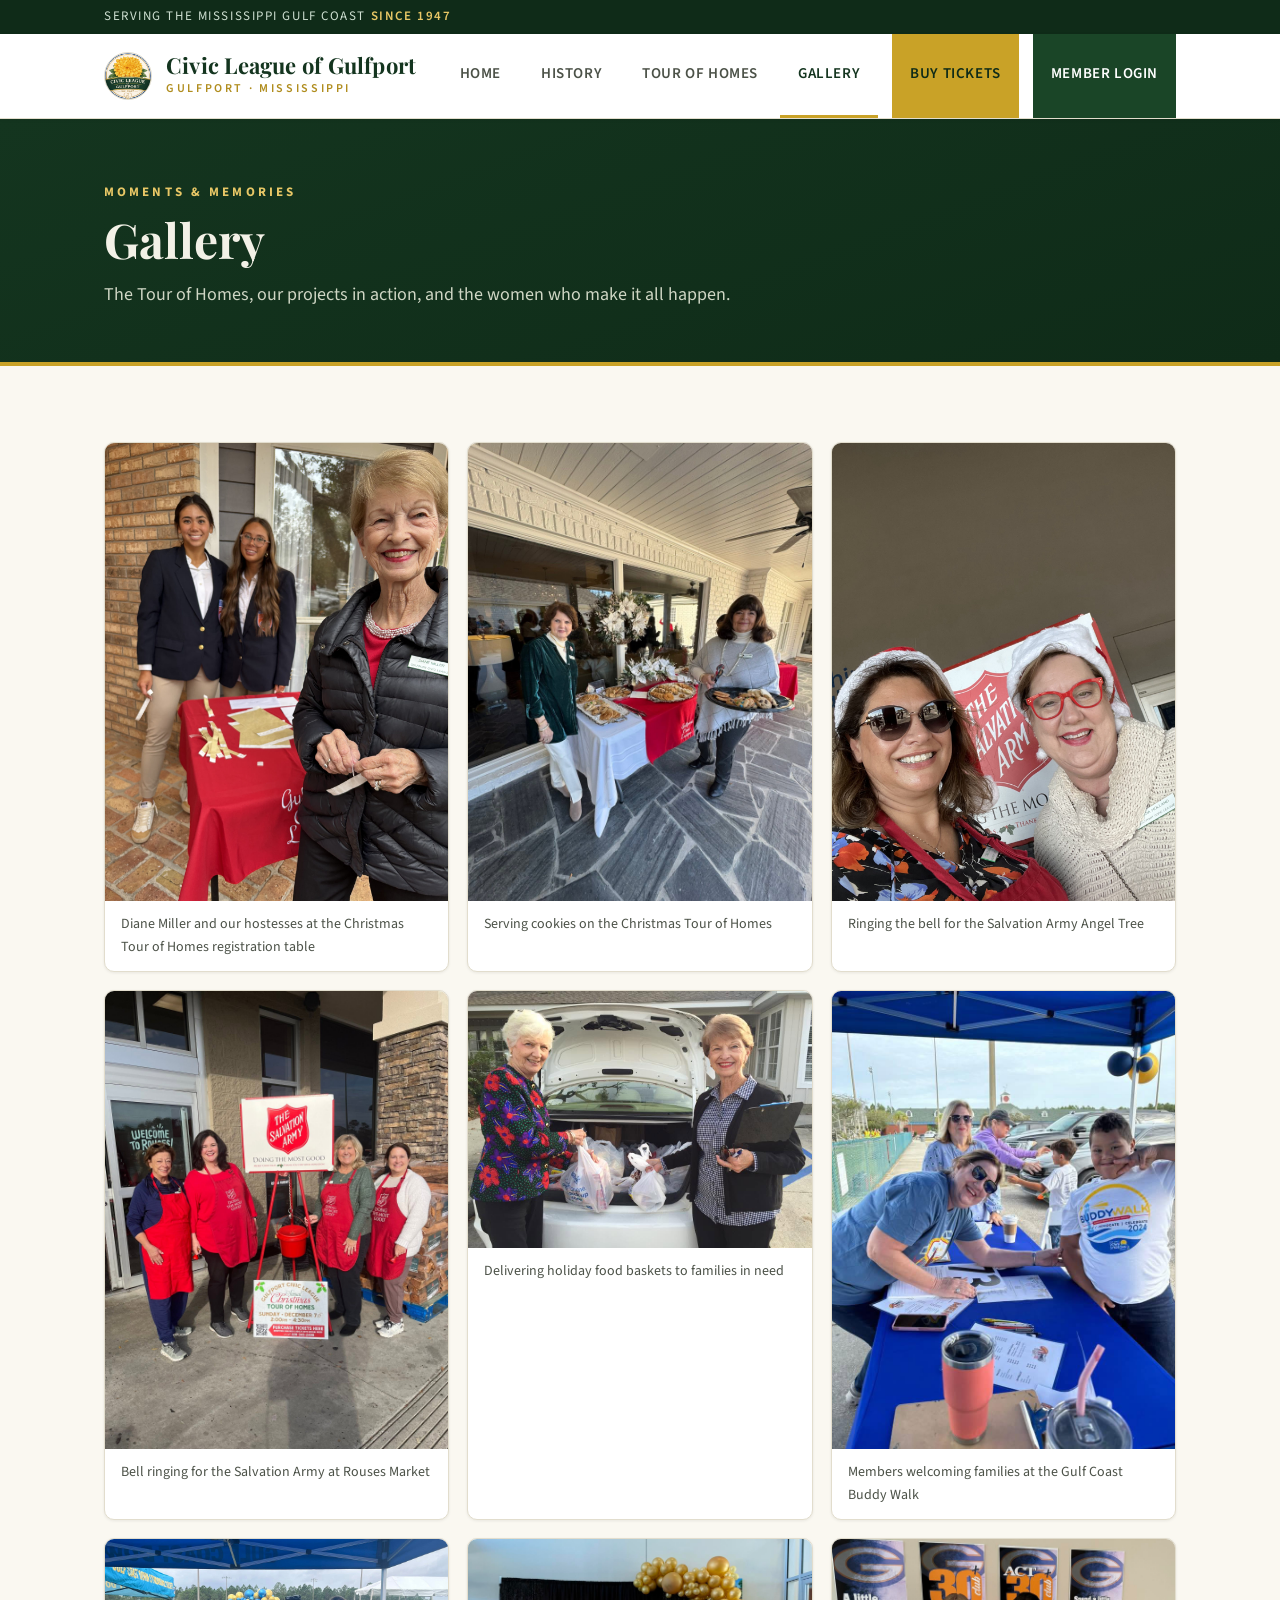
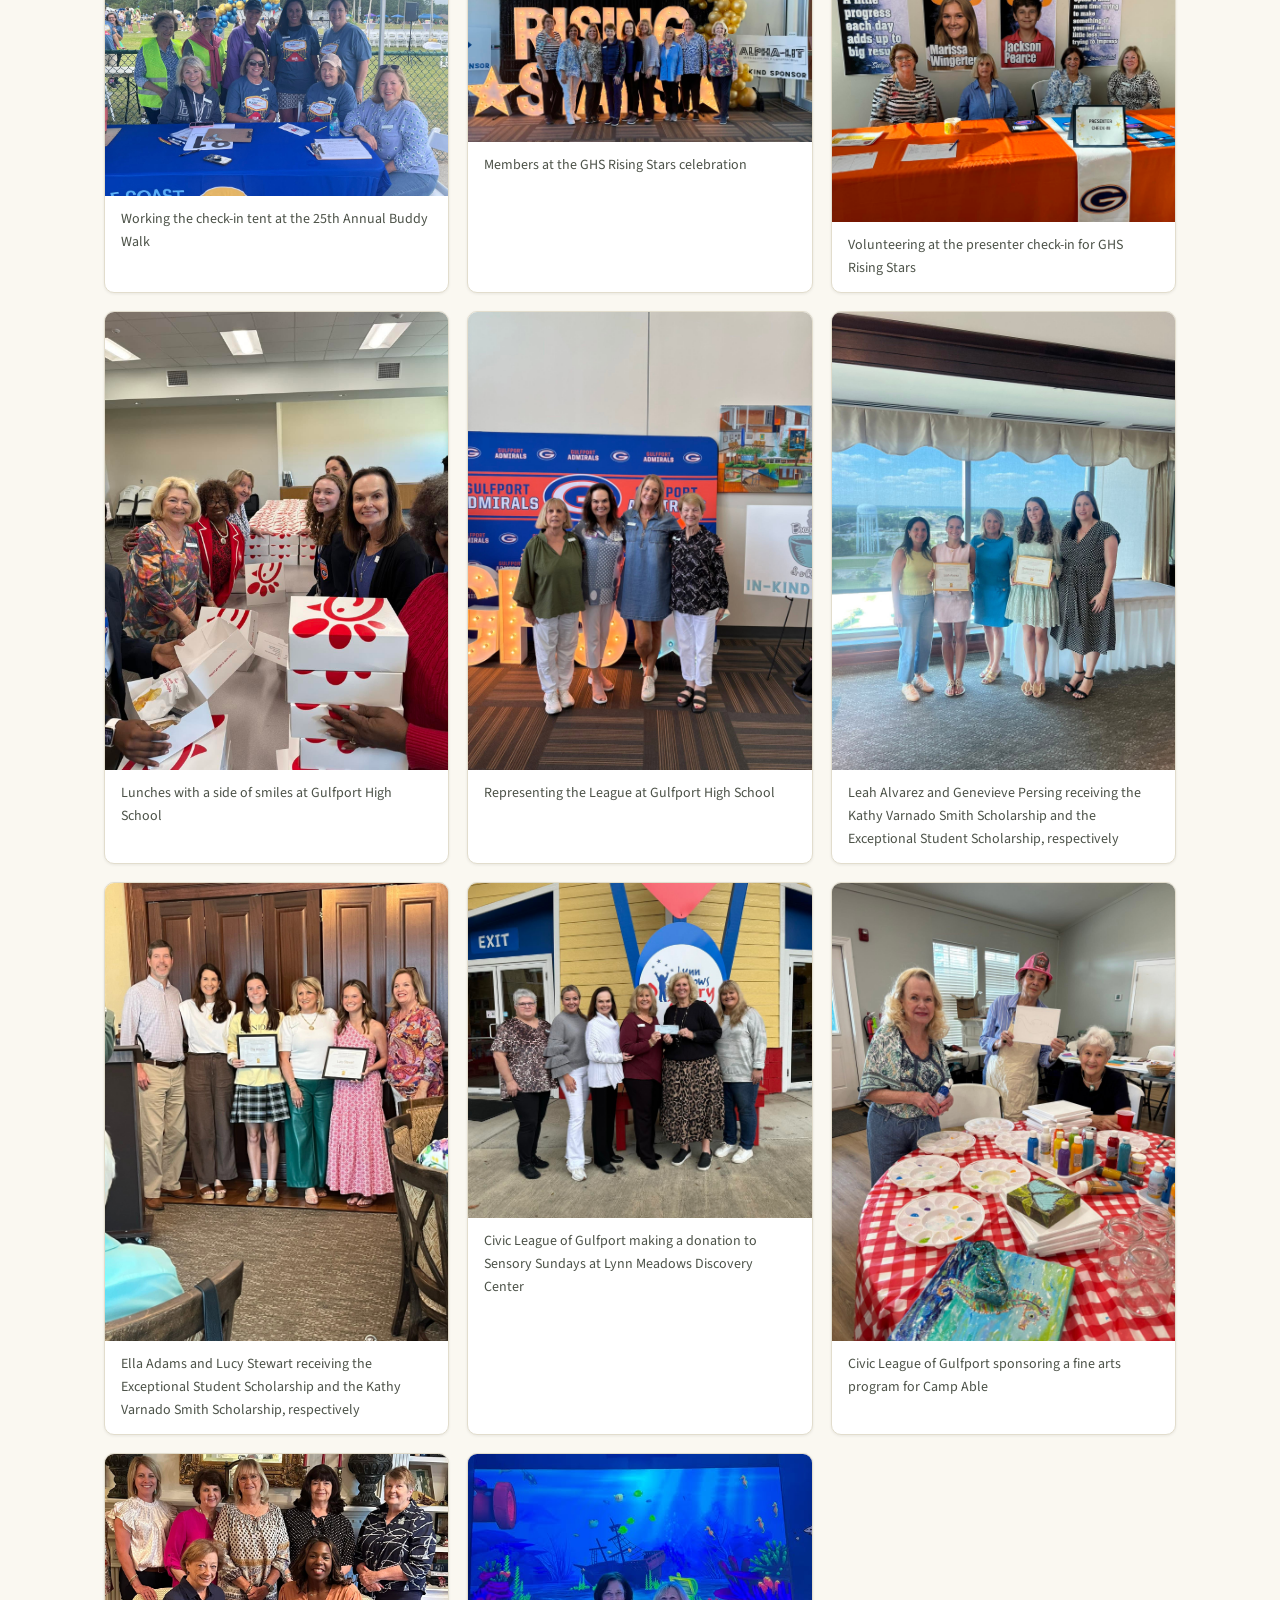
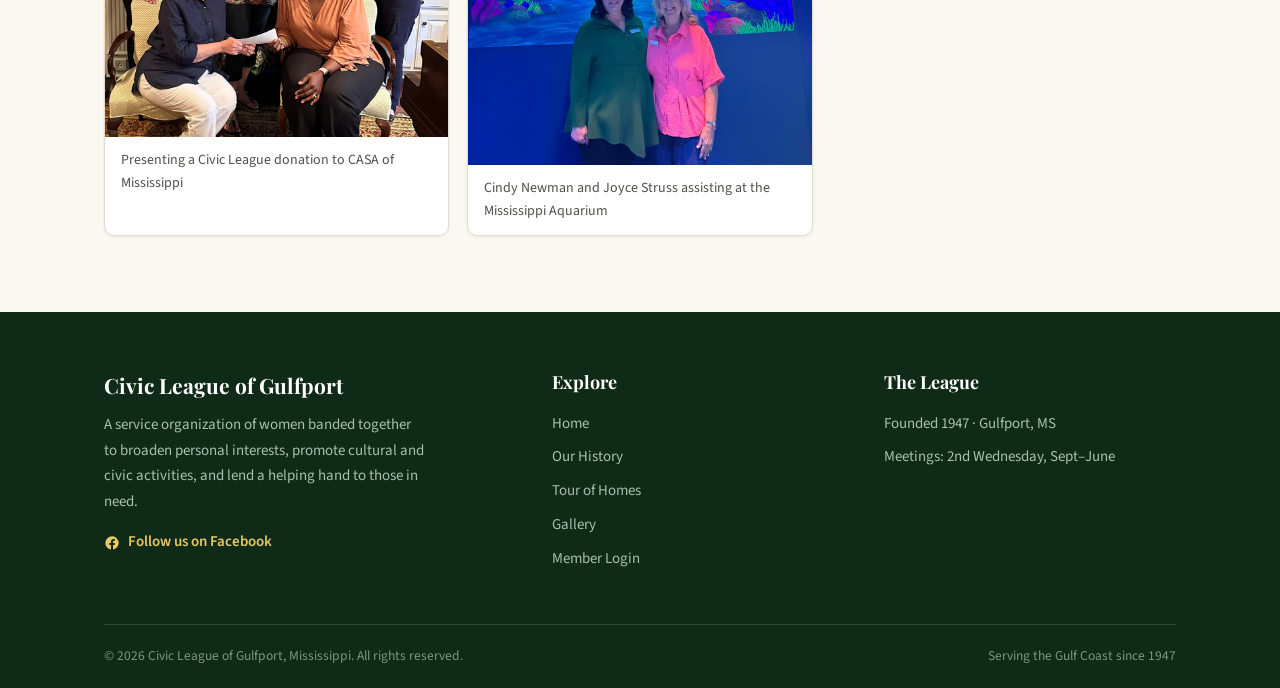
<file: gallery.html>
<!DOCTYPE html>
<html lang="en">
<head>
  <meta charset="UTF-8">
  <meta name="viewport" content="width=device-width, initial-scale=1.0">
  <title>Gallery | Civic League of Gulfport, Mississippi</title>
  <meta name="description" content="Photos from the Civic League of Gulfport: the Christmas Tour of Homes, community projects, and League gatherings.">
  <link rel="preconnect" href="https://fonts.googleapis.com">
  <link rel="preconnect" href="https://fonts.gstatic.com" crossorigin>
  <link href="https://fonts.googleapis.com/css2?family=Playfair+Display:ital,wght@0,400;0,700;1,400;1,700&family=Source+Sans+3:wght@400;600;700&display=swap" rel="stylesheet">
  <link rel="stylesheet" href="css/style.css">
  <link rel="icon" href="data:image/svg+xml,<svg xmlns='http://www.w3.org/2000/svg' viewBox='0 0 100 100'><text y='.9em' font-size='90'>&#127804;</text></svg>">
</head>
<body>

  <div class="utility-bar">
    <div class="wrap">
      <span>Serving the Mississippi Gulf Coast <b>since 1947</b></span>
    </div>
  </div>

  <header class="site-header">
    <div class="wrap header-inner">
      <a class="brand" href="index.html">
        <img class="brand-mark logo-img" src="images/logo.png" alt="Civic League of Gulfport logo" width="48" height="48">
        <span class="brand-text">
          <span class="brand-name">Civic League of Gulfport</span>
          <span class="brand-sub">Gulfport &middot; Mississippi</span>
        </span>
      </a>
      <button class="nav-toggle" aria-label="Toggle menu" aria-expanded="false">
        <svg width="22" height="16" viewBox="0 0 22 16" fill="none" stroke="currentColor" stroke-width="2.5" stroke-linecap="round"><path d="M1 1h20M1 8h20M1 15h20"/></svg>
      </button>
      <nav class="main-nav" aria-label="Main navigation">
        <a href="index.html">Home</a>
        <a href="history.html">History</a>
        <a href="tour.html">Tour of Homes</a>
        <a href="gallery.html" class="active">Gallery</a>
        <a href="https://clg.betterworld.org/events/christmas-tour-homes-2026" target="_blank" rel="noopener" class="nav-buy">Buy Tickets</a>
        <a href="members.html" class="nav-cta">Member Login</a>
      </nav>
    </div>
  </header>

  <section class="page-hero">
    <div class="wrap">
      <span class="eyebrow">Moments &amp; Memories</span>
      <h1>Gallery</h1>
      <p>The Tour of Homes, our projects in action, and the women who make it all happen.</p>
    </div>
  </section>

  <section class="section">
    <div class="wrap">
      <div id="gallery-grid" class="gallery-grid"></div>
      <div id="gallery-empty" class="empty-state" hidden>
        <div class="big">Photos coming soon</div>
        <p>We're gathering photos from past tours and League events.<br>Check back shortly!</p>
      </div>
    </div>
  </section>

  <footer class="site-footer">
    <div class="wrap">
      <div class="footer-grid">
        <div class="footer-brand">
          <div class="brand-name">Civic League of Gulfport</div>
          <p>A service organization of women banded together to broaden personal interests, promote cultural and civic activities, and lend a helping hand to those in need.</p>
        <a class="footer-fb" href="https://www.facebook.com/profile.php?id=100076461381664" target="_blank" rel="noopener"><svg width="16" height="16" viewBox="0 0 24 24" fill="currentColor" aria-hidden="true"><path d="M22 12a10 10 0 1 0-11.56 9.88v-6.99H7.9V12h2.54V9.8c0-2.5 1.49-3.89 3.77-3.89 1.09 0 2.23.2 2.23.2v2.46h-1.26c-1.24 0-1.63.77-1.63 1.56V12h2.78l-.44 2.89h-2.34v6.99A10 10 0 0 0 22 12Z"/></svg> Follow us on Facebook</a>
        </div>
        <div>
          <h4>Explore</h4>
          <ul>
            <li><a href="index.html">Home</a></li>
            <li><a href="history.html">Our History</a></li>
            <li><a href="tour.html">Tour of Homes</a></li>
            <li><a href="gallery.html">Gallery</a></li>
            <li><a href="members.html">Member Login</a></li>
          </ul>
        </div>
        <div>
          <h4>The League</h4>
          <ul>
            <li>Founded 1947 &middot; Gulfport, MS</li>
            <li>Meetings: 2nd Wednesday, Sept&ndash;June</li>
          </ul>
        </div>
      </div>
      <div class="footer-bottom">
        <span>&copy; <span id="year"></span> Civic League of Gulfport, Mississippi. All rights reserved.</span>
        <span>Serving the Gulf Coast since 1947</span>
      </div>
    </div>
  </footer>

  <script>
    // Add photos here: drop image files into images/gallery/ and list them below.
    // Example: { src: "images/gallery/tour-2025-1.jpg", caption: "2025 Tour of Homes" }
    const GALLERY_IMAGES = [
      { src: "images/gallery/tour-volunteers.jpg", caption: "Diane Miller and our hostesses at the Christmas Tour of Homes registration table" },
      { src: "images/gallery/tour-cookies.jpg", caption: "Serving cookies on the Christmas Tour of Homes" },
      { src: "images/gallery/salvation-army.jpg", caption: "Ringing the bell for the Salvation Army Angel Tree" },
      { src: "images/gallery/salvation-army-rouses.jpg", caption: "Bell ringing for the Salvation Army at Rouses Market" },
      { src: "images/gallery/holiday-baskets.jpg", caption: "Delivering holiday food baskets to families in need" },
      { src: "images/gallery/buddy-walk-checkin.jpg", caption: "Members welcoming families at the Gulf Coast Buddy Walk" },
      { src: "images/gallery/buddy-walk-tent.jpg", caption: "Working the check-in tent at the 25th Annual Buddy Walk" },
      { src: "images/gallery/rising-stars.jpg", caption: "Members at the GHS Rising Stars celebration" },
      { src: "images/gallery/ghs-checkin.jpg", caption: "Volunteering at the presenter check-in for GHS Rising Stars" },
      { src: "images/gallery/ghs-lunches.jpg", caption: "Lunches with a side of smiles at Gulfport High School" },
      { src: "images/gallery/ghs-admirals.jpg", caption: "Representing the League at Gulfport High School" },
      { src: "images/gallery/scholarship-winners.jpg", caption: "Leah Alvarez and Genevieve Persing receiving the Kathy Varnado Smith Scholarship and the Exceptional Student Scholarship, respectively" },
      { src: "images/gallery/scholarship-adams-stewart.jpg", caption: "Ella Adams and Lucy Stewart receiving the Exceptional Student Scholarship and the Kathy Varnado Smith Scholarship, respectively" },
      { src: "images/gallery/lynn-meadows-donation.jpg", caption: "Civic League of Gulfport making a donation to Sensory Sundays at Lynn Meadows Discovery Center" },
      { src: "images/gallery/camp-able-art.jpg", caption: "Civic League of Gulfport sponsoring a fine arts program for Camp Able" },
      { src: "images/gallery/donation-check.jpg", caption: "Presenting a Civic League donation to CASA of Mississippi" },
      { src: "images/gallery/aquarium-newman-struss.jpg", caption: "Cindy Newman and Joyce Struss assisting at the Mississippi Aquarium" }
    ];
  </script>
  <script src="js/main.js"></script>
  <script>
    (function () {
      const grid = document.getElementById("gallery-grid");
      const empty = document.getElementById("gallery-empty");
      if (!GALLERY_IMAGES.length) { empty.hidden = false; return; }
      for (const item of GALLERY_IMAGES) {
        const fig = document.createElement("figure");
        const img = document.createElement("img");
        img.src = item.src;
        img.alt = item.caption || "Civic League photo";
        fig.appendChild(img);
        if (item.caption) {
          const cap = document.createElement("figcaption");
          cap.textContent = item.caption;
          fig.appendChild(cap);
        }
        grid.appendChild(fig);
      }
    })();
  </script>
</body>
</html>
</file>
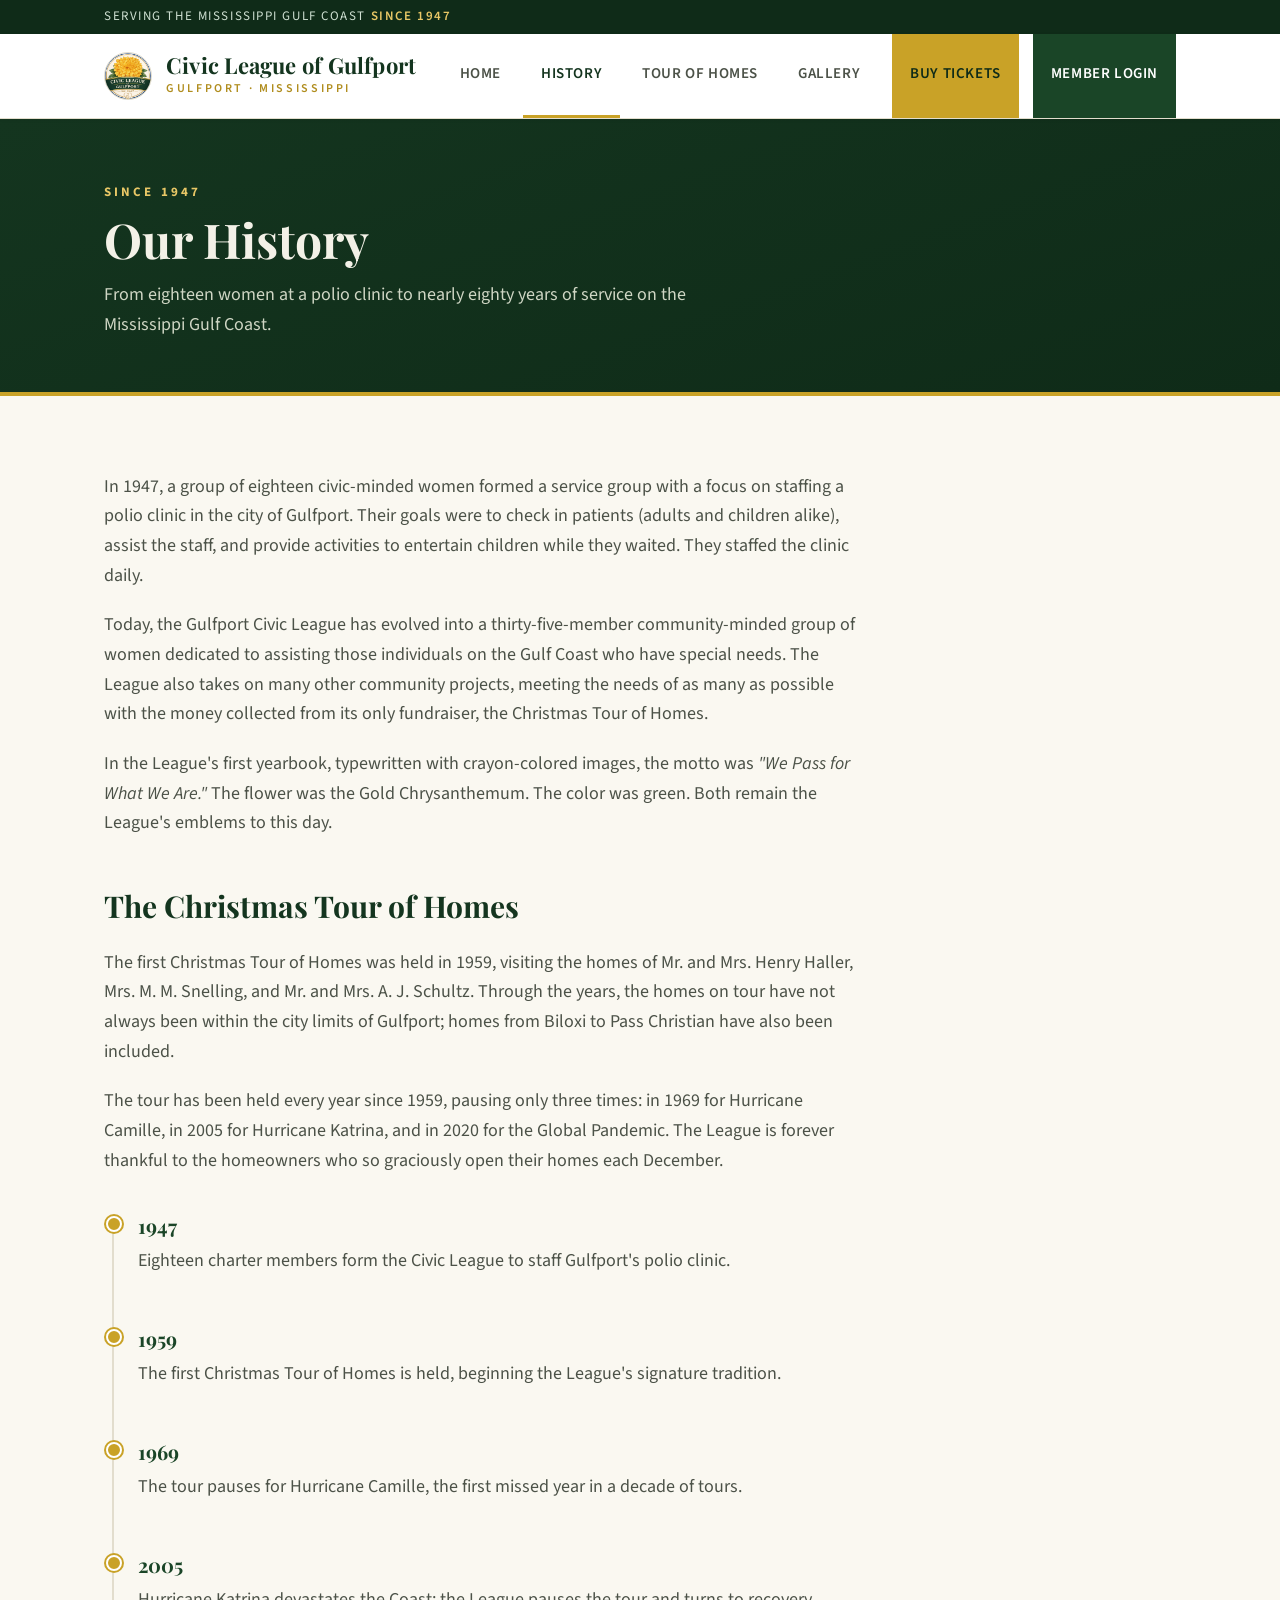
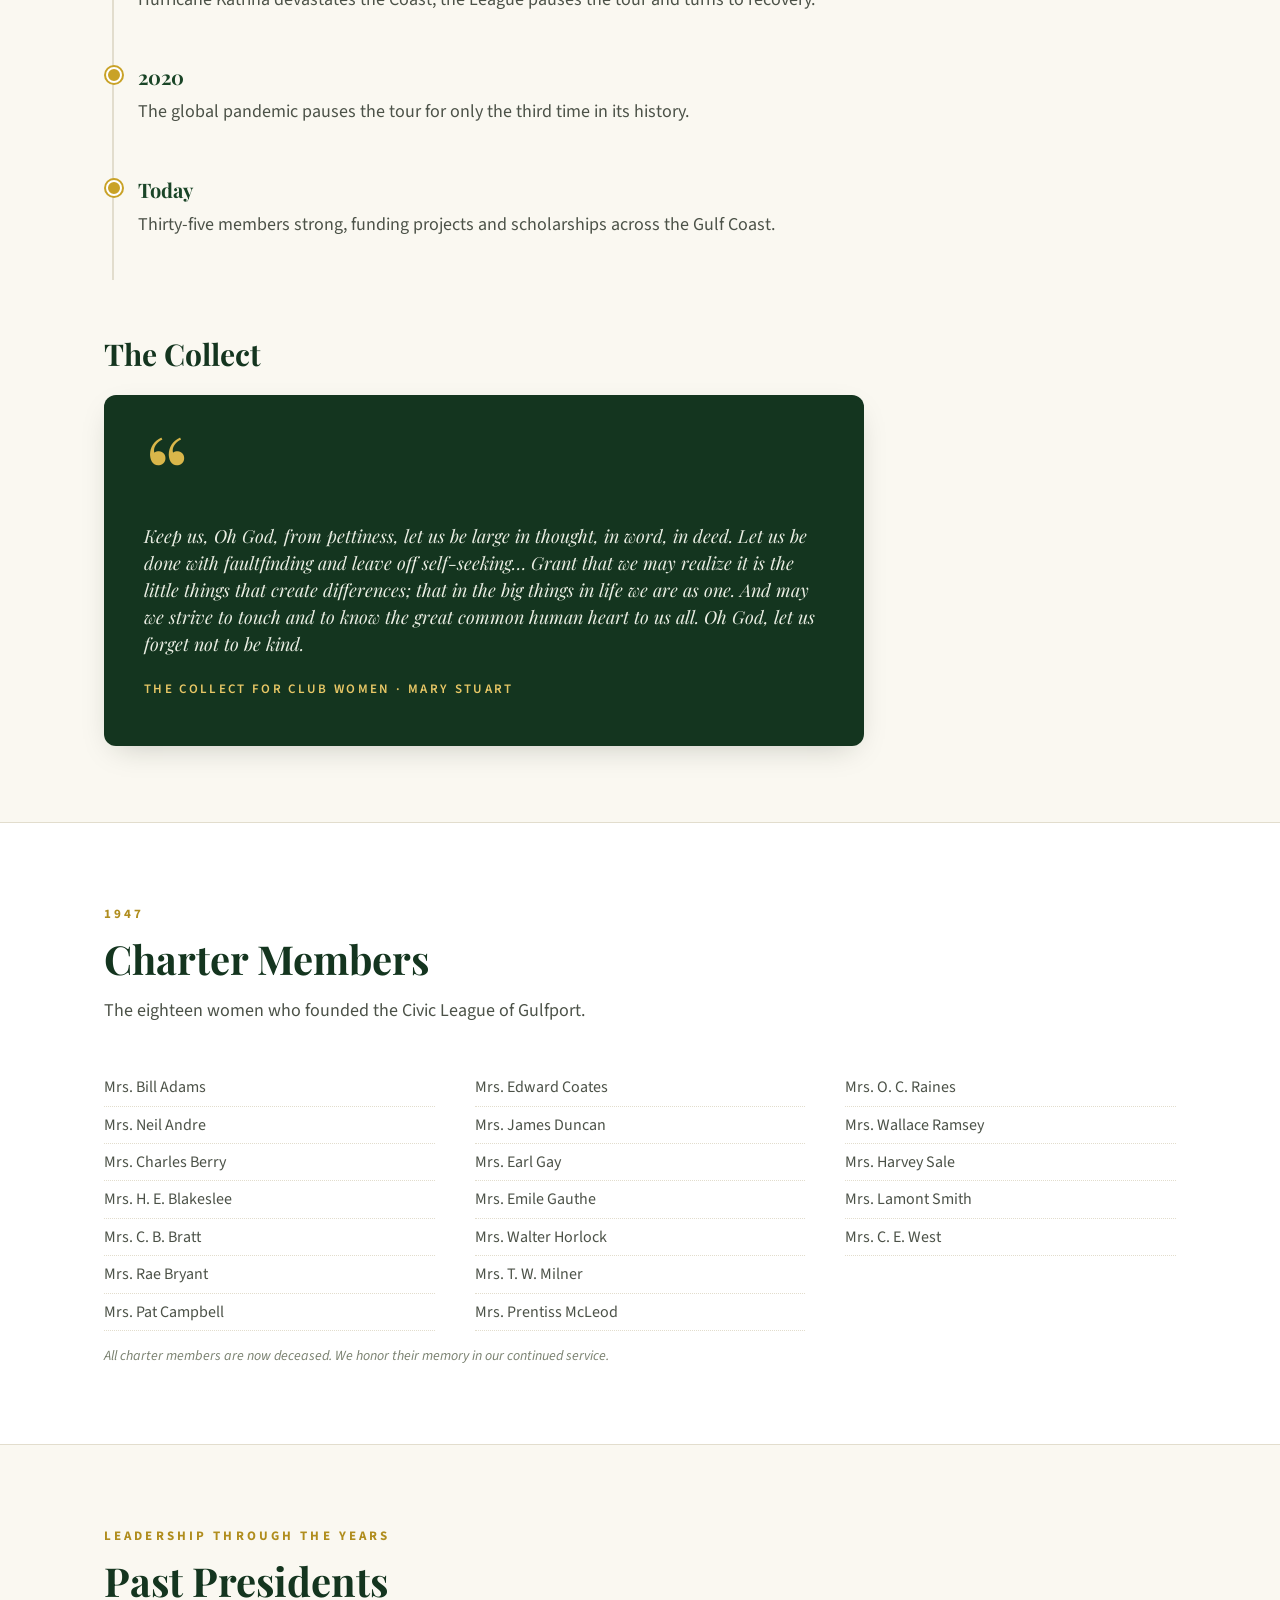
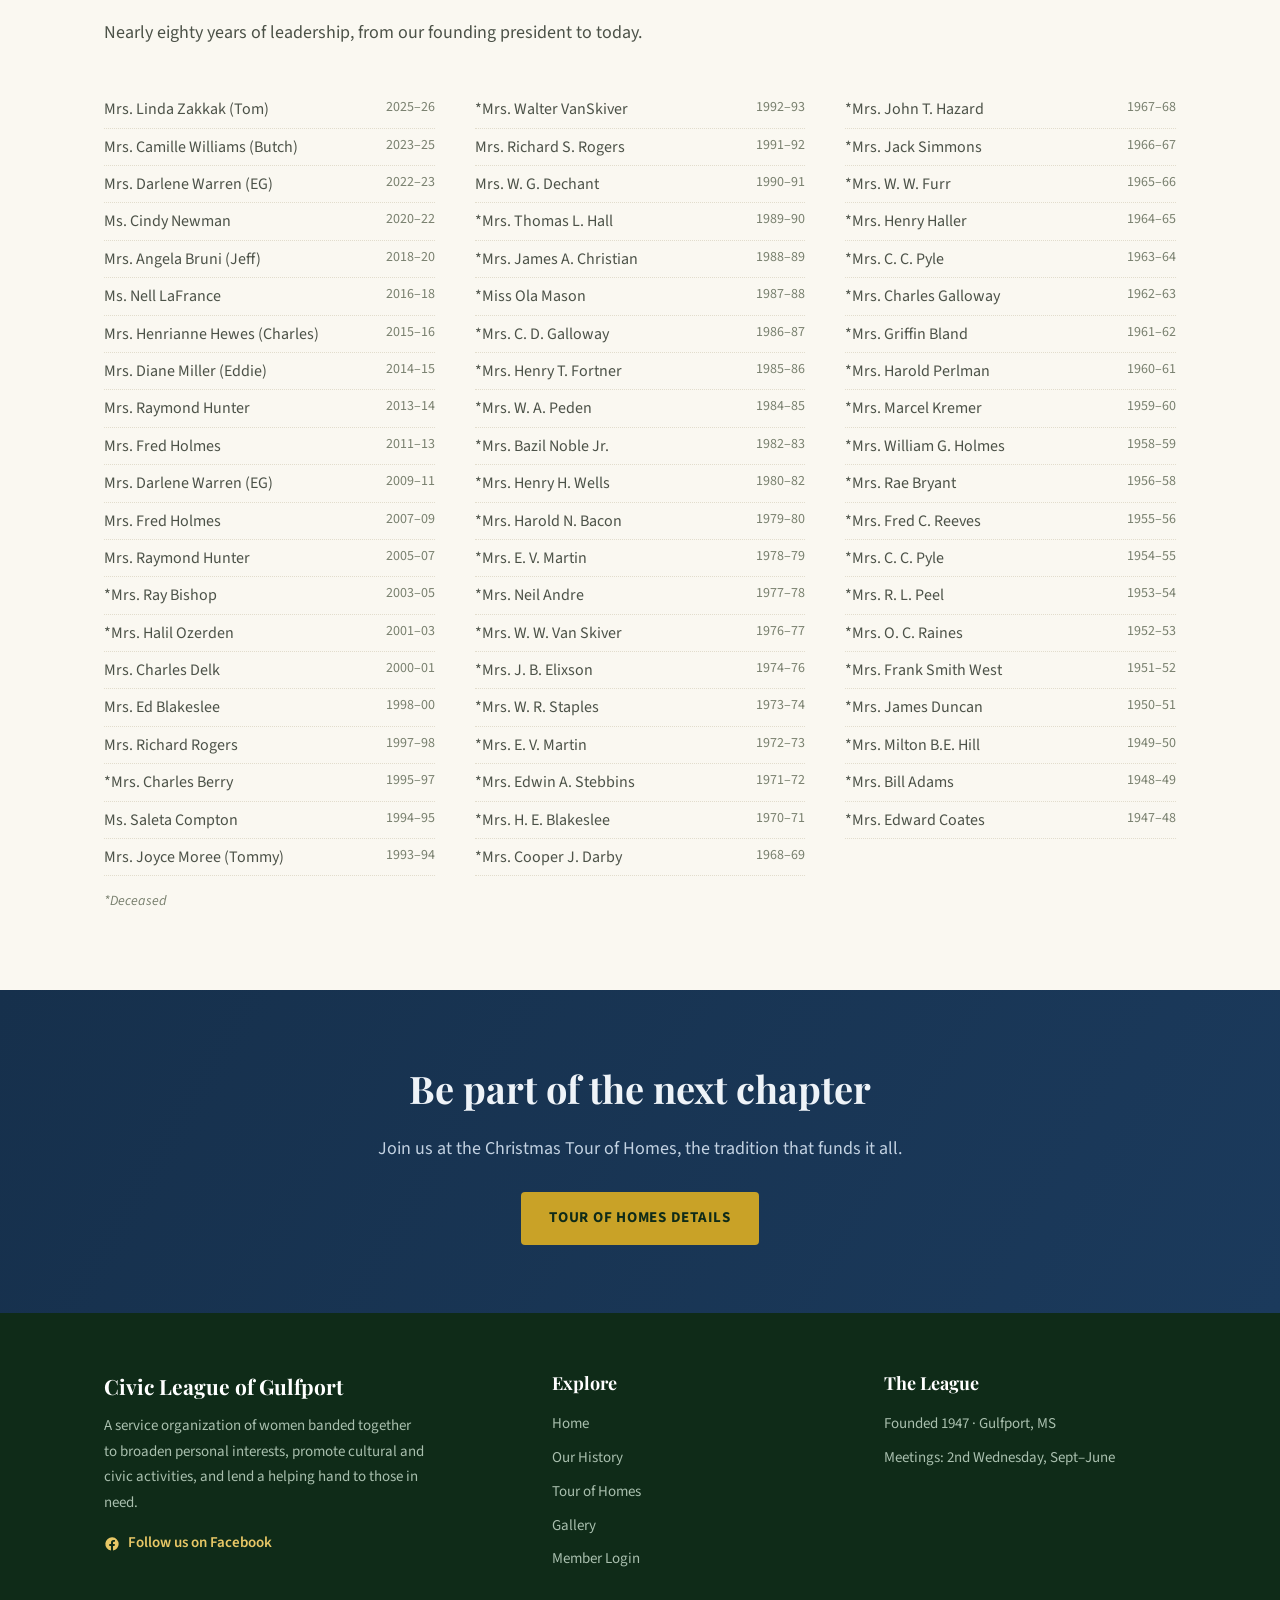
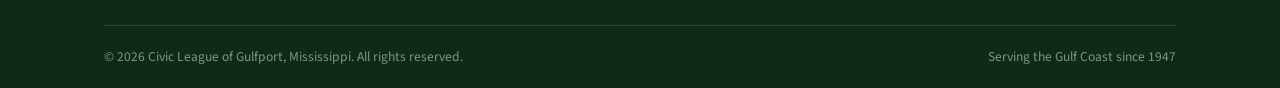
<file: history.html>
<!DOCTYPE html>
<html lang="en">
<head>
  <meta charset="UTF-8">
  <meta name="viewport" content="width=device-width, initial-scale=1.0">
  <title>Our History | Civic League of Gulfport, Mississippi</title>
  <meta name="description" content="The history of the Civic League of Gulfport, Mississippi, founded in 1947 to staff Gulfport's polio clinic, and home of the Christmas Tour of Homes since 1959.">
  <link rel="preconnect" href="https://fonts.googleapis.com">
  <link rel="preconnect" href="https://fonts.gstatic.com" crossorigin>
  <link href="https://fonts.googleapis.com/css2?family=Playfair+Display:ital,wght@0,400;0,700;1,400;1,700&family=Source+Sans+3:wght@400;600;700&display=swap" rel="stylesheet">
  <link rel="stylesheet" href="css/style.css">
  <link rel="icon" href="data:image/svg+xml,<svg xmlns='http://www.w3.org/2000/svg' viewBox='0 0 100 100'><text y='.9em' font-size='90'>&#127804;</text></svg>">
</head>
<body>

  <div class="utility-bar">
    <div class="wrap">
      <span>Serving the Mississippi Gulf Coast <b>since 1947</b></span>
    </div>
  </div>

  <header class="site-header">
    <div class="wrap header-inner">
      <a class="brand" href="index.html">
        <img class="brand-mark logo-img" src="images/logo.png" alt="Civic League of Gulfport logo" width="48" height="48">
        <span class="brand-text">
          <span class="brand-name">Civic League of Gulfport</span>
          <span class="brand-sub">Gulfport &middot; Mississippi</span>
        </span>
      </a>
      <button class="nav-toggle" aria-label="Toggle menu" aria-expanded="false">
        <svg width="22" height="16" viewBox="0 0 22 16" fill="none" stroke="currentColor" stroke-width="2.5" stroke-linecap="round"><path d="M1 1h20M1 8h20M1 15h20"/></svg>
      </button>
      <nav class="main-nav" aria-label="Main navigation">
        <a href="index.html">Home</a>
        <a href="history.html" class="active">History</a>
        <a href="tour.html">Tour of Homes</a>
        <a href="gallery.html">Gallery</a>
        <a href="https://clg.betterworld.org/events/christmas-tour-homes-2026" target="_blank" rel="noopener" class="nav-buy">Buy Tickets</a>
        <a href="members.html" class="nav-cta">Member Login</a>
      </nav>
    </div>
  </header>

  <section class="page-hero">
    <div class="wrap">
      <span class="eyebrow">Since 1947</span>
      <h1>Our History</h1>
      <p>From eighteen women at a polio clinic to nearly eighty years of service on the Mississippi Gulf Coast.</p>
    </div>
  </section>

  <section class="section">
    <div class="wrap">
      <div class="prose">
        <p>In 1947, a group of eighteen civic-minded women formed a service group with a focus on staffing a polio clinic in the city of Gulfport. Their goals were to check in patients (adults and children alike), assist the staff, and provide activities to entertain children while they waited. They staffed the clinic daily.</p>
        <p>Today, the Gulfport Civic League has evolved into a thirty-five-member community-minded group of women dedicated to assisting those individuals on the Gulf Coast who have special needs. The League also takes on many other community projects, meeting the needs of as many as possible with the money collected from its only fundraiser, the Christmas Tour of Homes.</p>
        <p>In the League's first yearbook, typewritten with crayon-colored images, the motto was <em>"We Pass for What We Are."</em> The flower was the Gold Chrysanthemum. The color was green. Both remain the League's emblems to this day.</p>

        <h2>The Christmas Tour of Homes</h2>
        <p>The first Christmas Tour of Homes was held in 1959, visiting the homes of Mr. and Mrs. Henry Haller, Mrs. M. M. Snelling, and Mr. and Mrs. A. J. Schultz. Through the years, the homes on tour have not always been within the city limits of Gulfport; homes from Biloxi to Pass Christian have also been included.</p>
        <p>The tour has been held every year since 1959, pausing only three times: in 1969 for Hurricane Camille, in 2005 for Hurricane Katrina, and in 2020 for the Global Pandemic. The League is forever thankful to the homeowners who so graciously open their homes each December.</p>

        <ul class="timeline">
          <li><span class="year">1947</span><p>Eighteen charter members form the Civic League to staff Gulfport's polio clinic.</p></li>
          <li><span class="year">1959</span><p>The first Christmas Tour of Homes is held, beginning the League's signature tradition.</p></li>
          <li><span class="year">1969</span><p>The tour pauses for Hurricane Camille, the first missed year in a decade of tours.</p></li>
          <li><span class="year">2005</span><p>Hurricane Katrina devastates the Coast; the League pauses the tour and turns to recovery.</p></li>
          <li><span class="year">2020</span><p>The global pandemic pauses the tour for only the third time in its history.</p></li>
          <li><span class="year">Today</span><p>Thirty-five members strong, funding projects and scholarships across the Gulf Coast.</p></li>
        </ul>

        <h2>The Collect</h2>
      </div>

      <div class="panel-quote" style="max-width: 760px; margin-top: 10px;">
        <blockquote style="font-size: 18px;">Keep us, Oh God, from pettiness, let us be large in thought, in word, in deed. Let us be done with faultfinding and leave off self-seeking&hellip; Grant that we may realize it is the little things that create differences; that in the big things in life we are as one. And may we strive to touch and to know the great common human heart to us all. Oh God, let us forget not to be kind.</blockquote>
        <cite>The Collect for Club Women &middot; Mary Stuart</cite>
      </div>
    </div>
  </section>

  <section class="section alt">
    <div class="wrap">
      <div class="section-head">
        <span class="eyebrow">1947</span>
        <h2>Charter Members</h2>
        <p>The eighteen women who founded the Civic League of Gulfport.</p>
      </div>
      <ul class="name-columns">
        <li>Mrs. Bill Adams</li>
        <li>Mrs. Neil Andre</li>
        <li>Mrs. Charles Berry</li>
        <li>Mrs. H. E. Blakeslee</li>
        <li>Mrs. C. B. Bratt</li>
        <li>Mrs. Rae Bryant</li>
        <li>Mrs. Pat Campbell</li>
        <li>Mrs. Edward Coates</li>
        <li>Mrs. James Duncan</li>
        <li>Mrs. Earl Gay</li>
        <li>Mrs. Emile Gauthe</li>
        <li>Mrs. Walter Horlock</li>
        <li>Mrs. T. W. Milner</li>
        <li>Mrs. Prentiss McLeod</li>
        <li>Mrs. O. C. Raines</li>
        <li>Mrs. Wallace Ramsey</li>
        <li>Mrs. Harvey Sale</li>
        <li>Mrs. Lamont Smith</li>
        <li>Mrs. C. E. West</li>
      </ul>
      <p class="note-deceased">All charter members are now deceased. We honor their memory in our continued service.</p>
    </div>
  </section>

  <section class="section">
    <div class="wrap">
      <div class="section-head">
        <span class="eyebrow">Leadership Through the Years</span>
        <h2>Past Presidents</h2>
        <p>Nearly eighty years of leadership, from our founding president to today.</p>
      </div>
      <ul class="name-columns">
        <li>Mrs. Linda Zakkak (Tom) <span class="term">2025&ndash;26</span></li>
        <li>Mrs. Camille Williams (Butch) <span class="term">2023&ndash;25</span></li>
        <li>Mrs. Darlene Warren (EG) <span class="term">2022&ndash;23</span></li>
        <li>Ms. Cindy Newman <span class="term">2020&ndash;22</span></li>
        <li>Mrs. Angela Bruni (Jeff) <span class="term">2018&ndash;20</span></li>
        <li>Ms. Nell LaFrance <span class="term">2016&ndash;18</span></li>
        <li>Mrs. Henrianne Hewes (Charles) <span class="term">2015&ndash;16</span></li>
        <li>Mrs. Diane Miller (Eddie) <span class="term">2014&ndash;15</span></li>
        <li>Mrs. Raymond Hunter <span class="term">2013&ndash;14</span></li>
        <li>Mrs. Fred Holmes <span class="term">2011&ndash;13</span></li>
        <li>Mrs. Darlene Warren (EG) <span class="term">2009&ndash;11</span></li>
        <li>Mrs. Fred Holmes <span class="term">2007&ndash;09</span></li>
        <li>Mrs. Raymond Hunter <span class="term">2005&ndash;07</span></li>
        <li>*Mrs. Ray Bishop <span class="term">2003&ndash;05</span></li>
        <li>*Mrs. Halil Ozerden <span class="term">2001&ndash;03</span></li>
        <li>Mrs. Charles Delk <span class="term">2000&ndash;01</span></li>
        <li>Mrs. Ed Blakeslee <span class="term">1998&ndash;00</span></li>
        <li>Mrs. Richard Rogers <span class="term">1997&ndash;98</span></li>
        <li>*Mrs. Charles Berry <span class="term">1995&ndash;97</span></li>
        <li>Ms. Saleta Compton <span class="term">1994&ndash;95</span></li>
        <li>Mrs. Joyce Moree (Tommy) <span class="term">1993&ndash;94</span></li>
        <li>*Mrs. Walter VanSkiver <span class="term">1992&ndash;93</span></li>
        <li>Mrs. Richard S. Rogers <span class="term">1991&ndash;92</span></li>
        <li>Mrs. W. G. Dechant <span class="term">1990&ndash;91</span></li>
        <li>*Mrs. Thomas L. Hall <span class="term">1989&ndash;90</span></li>
        <li>*Mrs. James A. Christian <span class="term">1988&ndash;89</span></li>
        <li>*Miss Ola Mason <span class="term">1987&ndash;88</span></li>
        <li>*Mrs. C. D. Galloway <span class="term">1986&ndash;87</span></li>
        <li>*Mrs. Henry T. Fortner <span class="term">1985&ndash;86</span></li>
        <li>*Mrs. W. A. Peden <span class="term">1984&ndash;85</span></li>
        <li>*Mrs. Bazil Noble Jr. <span class="term">1982&ndash;83</span></li>
        <li>*Mrs. Henry H. Wells <span class="term">1980&ndash;82</span></li>
        <li>*Mrs. Harold N. Bacon <span class="term">1979&ndash;80</span></li>
        <li>*Mrs. E. V. Martin <span class="term">1978&ndash;79</span></li>
        <li>*Mrs. Neil Andre <span class="term">1977&ndash;78</span></li>
        <li>*Mrs. W. W. Van Skiver <span class="term">1976&ndash;77</span></li>
        <li>*Mrs. J. B. Elixson <span class="term">1974&ndash;76</span></li>
        <li>*Mrs. W. R. Staples <span class="term">1973&ndash;74</span></li>
        <li>*Mrs. E. V. Martin <span class="term">1972&ndash;73</span></li>
        <li>*Mrs. Edwin A. Stebbins <span class="term">1971&ndash;72</span></li>
        <li>*Mrs. H. E. Blakeslee <span class="term">1970&ndash;71</span></li>
        <li>*Mrs. Cooper J. Darby <span class="term">1968&ndash;69</span></li>
        <li>*Mrs. John T. Hazard <span class="term">1967&ndash;68</span></li>
        <li>*Mrs. Jack Simmons <span class="term">1966&ndash;67</span></li>
        <li>*Mrs. W. W. Furr <span class="term">1965&ndash;66</span></li>
        <li>*Mrs. Henry Haller <span class="term">1964&ndash;65</span></li>
        <li>*Mrs. C. C. Pyle <span class="term">1963&ndash;64</span></li>
        <li>*Mrs. Charles Galloway <span class="term">1962&ndash;63</span></li>
        <li>*Mrs. Griffin Bland <span class="term">1961&ndash;62</span></li>
        <li>*Mrs. Harold Perlman <span class="term">1960&ndash;61</span></li>
        <li>*Mrs. Marcel Kremer <span class="term">1959&ndash;60</span></li>
        <li>*Mrs. William G. Holmes <span class="term">1958&ndash;59</span></li>
        <li>*Mrs. Rae Bryant <span class="term">1956&ndash;58</span></li>
        <li>*Mrs. Fred C. Reeves <span class="term">1955&ndash;56</span></li>
        <li>*Mrs. C. C. Pyle <span class="term">1954&ndash;55</span></li>
        <li>*Mrs. R. L. Peel <span class="term">1953&ndash;54</span></li>
        <li>*Mrs. O. C. Raines <span class="term">1952&ndash;53</span></li>
        <li>*Mrs. Frank Smith West <span class="term">1951&ndash;52</span></li>
        <li>*Mrs. James Duncan <span class="term">1950&ndash;51</span></li>
        <li>*Mrs. Milton B.E. Hill <span class="term">1949&ndash;50</span></li>
        <li>*Mrs. Bill Adams <span class="term">1948&ndash;49</span></li>
        <li>*Mrs. Edward Coates <span class="term">1947&ndash;48</span></li>
      </ul>
      <p class="note-deceased">*Deceased</p>
    </div>
  </section>

  <section class="cta-band">
    <h2>Be part of the next chapter</h2>
    <p>Join us at the Christmas Tour of Homes, the tradition that funds it all.</p>
    <a class="btn btn-gold" href="tour.html">Tour of Homes Details</a>
  </section>

  <footer class="site-footer">
    <div class="wrap">
      <div class="footer-grid">
        <div class="footer-brand">
          <div class="brand-name">Civic League of Gulfport</div>
          <p>A service organization of women banded together to broaden personal interests, promote cultural and civic activities, and lend a helping hand to those in need.</p>
        <a class="footer-fb" href="https://www.facebook.com/profile.php?id=100076461381664" target="_blank" rel="noopener"><svg width="16" height="16" viewBox="0 0 24 24" fill="currentColor" aria-hidden="true"><path d="M22 12a10 10 0 1 0-11.56 9.88v-6.99H7.9V12h2.54V9.8c0-2.5 1.49-3.89 3.77-3.89 1.09 0 2.23.2 2.23.2v2.46h-1.26c-1.24 0-1.63.77-1.63 1.56V12h2.78l-.44 2.89h-2.34v6.99A10 10 0 0 0 22 12Z"/></svg> Follow us on Facebook</a>
        </div>
        <div>
          <h4>Explore</h4>
          <ul>
            <li><a href="index.html">Home</a></li>
            <li><a href="history.html">Our History</a></li>
            <li><a href="tour.html">Tour of Homes</a></li>
            <li><a href="gallery.html">Gallery</a></li>
            <li><a href="members.html">Member Login</a></li>
          </ul>
        </div>
        <div>
          <h4>The League</h4>
          <ul>
            <li>Founded 1947 &middot; Gulfport, MS</li>
            <li>Meetings: 2nd Wednesday, Sept&ndash;June</li>
          </ul>
        </div>
      </div>
      <div class="footer-bottom">
        <span>&copy; <span id="year"></span> Civic League of Gulfport, Mississippi. All rights reserved.</span>
        <span>Serving the Gulf Coast since 1947</span>
      </div>
    </div>
  </footer>

  <script src="js/main.js"></script>
</body>
</html>
</file>
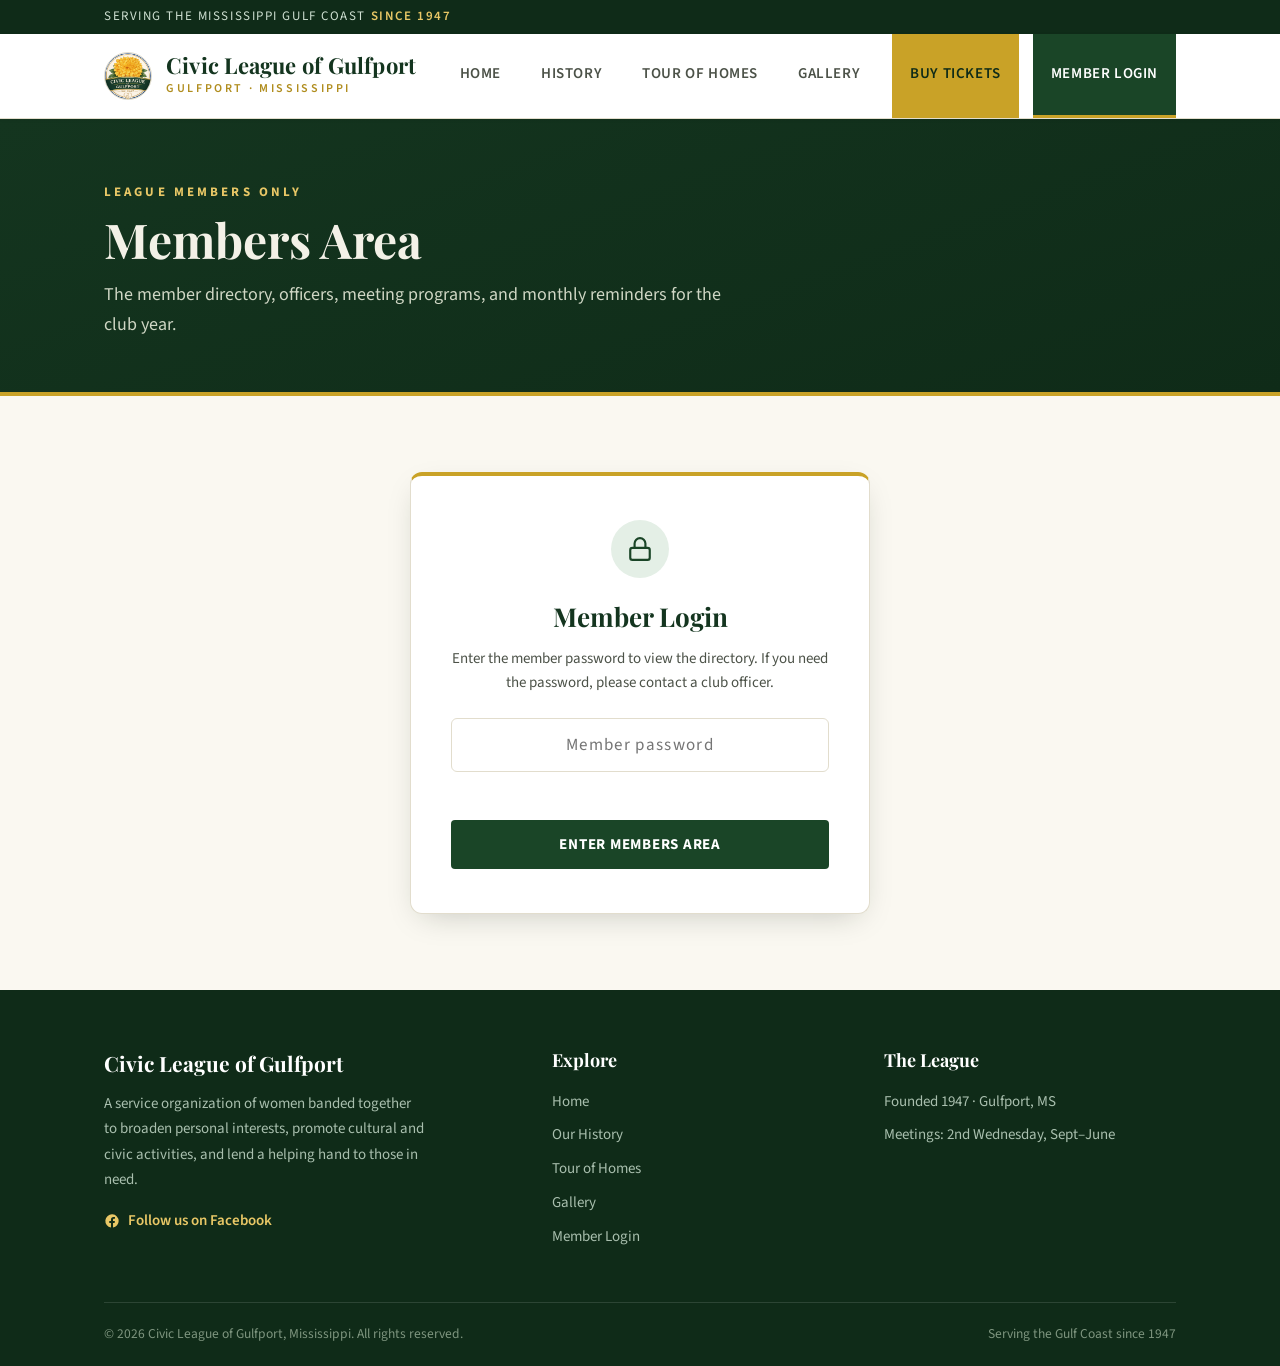
<file: members.html>
<!DOCTYPE html>
<html lang="en">
<head>
  <meta charset="UTF-8">
  <meta name="viewport" content="width=device-width, initial-scale=1.0">
  <title>Members Area | Civic League of Gulfport, Mississippi</title>
  <meta name="description" content="Members-only area for the Civic League of Gulfport, Mississippi.">
  <meta name="robots" content="noindex">
  <link rel="preconnect" href="https://fonts.googleapis.com">
  <link rel="preconnect" href="https://fonts.gstatic.com" crossorigin>
  <link href="https://fonts.googleapis.com/css2?family=Playfair+Display:ital,wght@0,400;0,700;1,400;1,700&family=Source+Sans+3:wght@400;600;700&display=swap" rel="stylesheet">
  <link rel="stylesheet" href="css/style.css">
  <link rel="icon" href="data:image/svg+xml,<svg xmlns='http://www.w3.org/2000/svg' viewBox='0 0 100 100'><text y='.9em' font-size='90'>&#127804;</text></svg>">
</head>
<body>

  <div class="utility-bar">
    <div class="wrap">
      <span>Serving the Mississippi Gulf Coast <b>since 1947</b></span>
    </div>
  </div>

  <header class="site-header">
    <div class="wrap header-inner">
      <a class="brand" href="index.html">
        <img class="brand-mark logo-img" src="images/logo.png" alt="Civic League of Gulfport logo" width="48" height="48">
        <span class="brand-text">
          <span class="brand-name">Civic League of Gulfport</span>
          <span class="brand-sub">Gulfport &middot; Mississippi</span>
        </span>
      </a>
      <button class="nav-toggle" aria-label="Toggle menu" aria-expanded="false">
        <svg width="22" height="16" viewBox="0 0 22 16" fill="none" stroke="currentColor" stroke-width="2.5" stroke-linecap="round"><path d="M1 1h20M1 8h20M1 15h20"/></svg>
      </button>
      <nav class="main-nav" aria-label="Main navigation">
        <a href="index.html">Home</a>
        <a href="history.html">History</a>
        <a href="tour.html">Tour of Homes</a>
        <a href="gallery.html">Gallery</a>
        <a href="https://clg.betterworld.org/events/christmas-tour-homes-2026" target="_blank" rel="noopener" class="nav-buy">Buy Tickets</a>
        <a href="members.html" class="nav-cta active">Member Login</a>
      </nav>
    </div>
  </header>

  <section class="page-hero">
    <div class="wrap">
      <span class="eyebrow">League Members Only</span>
      <h1>Members Area</h1>
      <p>The member directory, officers, meeting programs, and monthly reminders for the club year.</p>
    </div>
  </section>

  <!-- ============ LOGIN ============ -->
  <section class="section" id="login-view">
    <div class="wrap">
      <div class="login-shell">
        <div class="lock-icon">
          <svg width="26" height="26" viewBox="0 0 24 24" fill="none" stroke="currentColor" stroke-width="2" stroke-linecap="round" stroke-linejoin="round"><rect x="3" y="11" width="18" height="11" rx="2"/><path d="M7 11V7a5 5 0 0 1 10 0v4"/></svg>
        </div>
        <h2>Member Login</h2>
        <p>Enter the member password to view the directory. If you need the password, please contact a club officer.</p>
        <form id="login-form" autocomplete="off">
          <input type="password" id="password" placeholder="Member password" required autocomplete="current-password">
          <div class="login-error" id="login-error"></div>
          <button type="submit" class="btn btn-green">Enter Members Area</button>
        </form>
      </div>
    </div>
  </section>

  <!-- ============ MEMBERS CONTENT (hidden until unlocked) ============ -->
  <section class="section" id="members-view" hidden>
    <div class="wrap">
      <div class="members-toolbar">
        <div class="welcome">Welcome: Club Year <span id="members-year"></span></div>
        <button class="btn btn-blue btn-small" id="sign-out">Sign Out</button>
      </div>

      <div class="members-note">
        This directory is for League use only. Please do not share member information outside the club.
      </div>

      <div class="member-section">
        <h2>Club Officers &amp; Committee Chairs</h2>
        <table class="officer-table">
          <thead><tr><th>Name</th><th>Role</th></tr></thead>
          <tbody id="officers-body"></tbody>
        </table>
      </div>

      <div class="member-section">
        <h2>Membership Roster</h2>
        <div class="roster-grid" id="roster-grid"></div>
      </div>

      <div class="member-section">
        <h2>Leave of Absence</h2>
        <ul class="pill-list" id="leave-list"></ul>
      </div>

      <div class="member-section">
        <h2>Honorary Members</h2>
        <ul class="pill-list" id="honorary-list"></ul>
        <p class="note-deceased">&dagger; Deceased</p>
      </div>

      <div class="member-section">
        <h2>Meeting Programs 2026&ndash;2027</h2>
        <table class="reminder-table">
          <tbody id="meetings-body"></tbody>
        </table>
      </div>

      <div class="member-section">
        <h2>Monthly Activity Reminders</h2>
        <table class="reminder-table">
          <tbody id="reminders-body"></tbody>
        </table>
      </div>
    </div>
  </section>

  <footer class="site-footer">
    <div class="wrap">
      <div class="footer-grid">
        <div class="footer-brand">
          <div class="brand-name">Civic League of Gulfport</div>
          <p>A service organization of women banded together to broaden personal interests, promote cultural and civic activities, and lend a helping hand to those in need.</p>
        <a class="footer-fb" href="https://www.facebook.com/profile.php?id=100076461381664" target="_blank" rel="noopener"><svg width="16" height="16" viewBox="0 0 24 24" fill="currentColor" aria-hidden="true"><path d="M22 12a10 10 0 1 0-11.56 9.88v-6.99H7.9V12h2.54V9.8c0-2.5 1.49-3.89 3.77-3.89 1.09 0 2.23.2 2.23.2v2.46h-1.26c-1.24 0-1.63.77-1.63 1.56V12h2.78l-.44 2.89h-2.34v6.99A10 10 0 0 0 22 12Z"/></svg> Follow us on Facebook</a>
        </div>
        <div>
          <h4>Explore</h4>
          <ul>
            <li><a href="index.html">Home</a></li>
            <li><a href="history.html">Our History</a></li>
            <li><a href="tour.html">Tour of Homes</a></li>
            <li><a href="gallery.html">Gallery</a></li>
            <li><a href="members.html">Member Login</a></li>
          </ul>
        </div>
        <div>
          <h4>The League</h4>
          <ul>
            <li>Founded 1947 &middot; Gulfport, MS</li>
            <li>Meetings: 2nd Wednesday, Sept&ndash;June</li>
          </ul>
        </div>
      </div>
      <div class="footer-bottom">
        <span>&copy; <span id="year"></span> Civic League of Gulfport, Mississippi. All rights reserved.</span>
        <span>Serving the Gulf Coast since 1947</span>
      </div>
    </div>
  </footer>

  <script src="data/members.enc.js"></script>
  <script src="js/main.js"></script>
  <script src="js/members.js"></script>
</body>
</html>
</file>
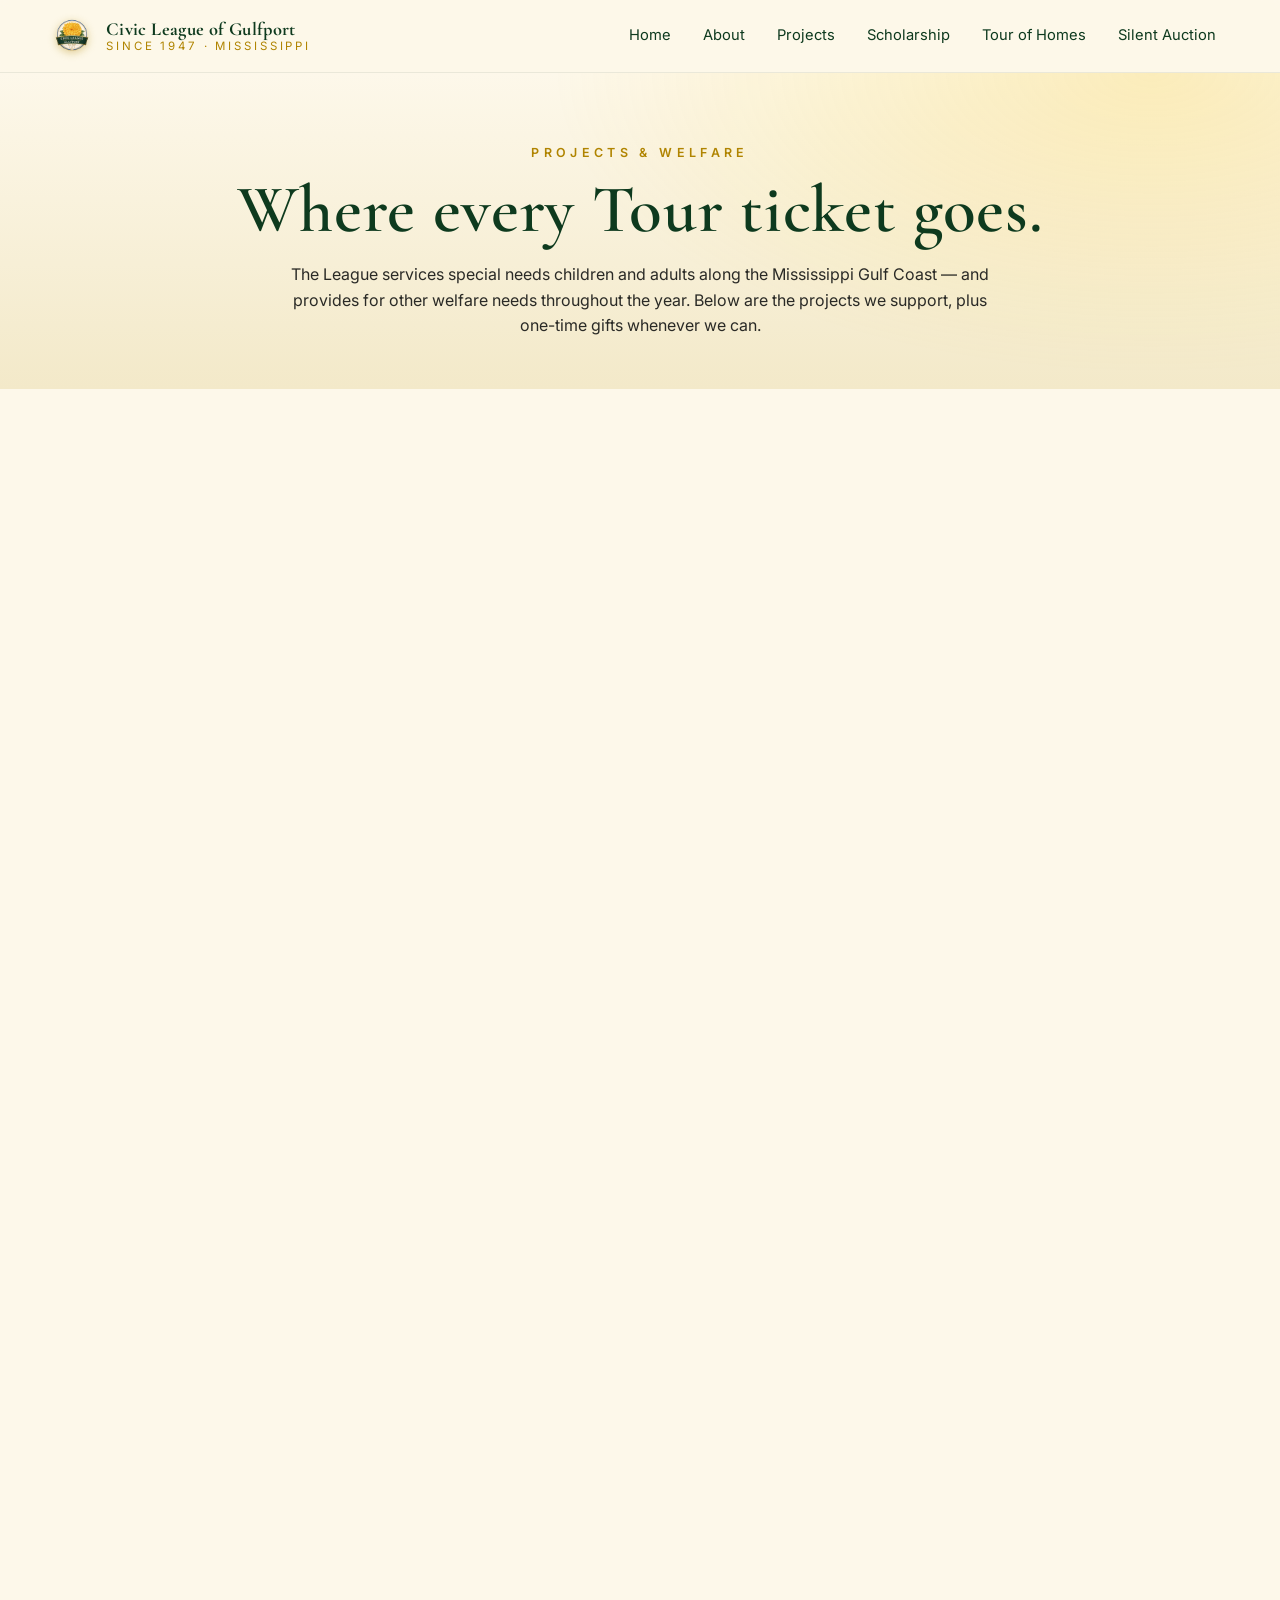
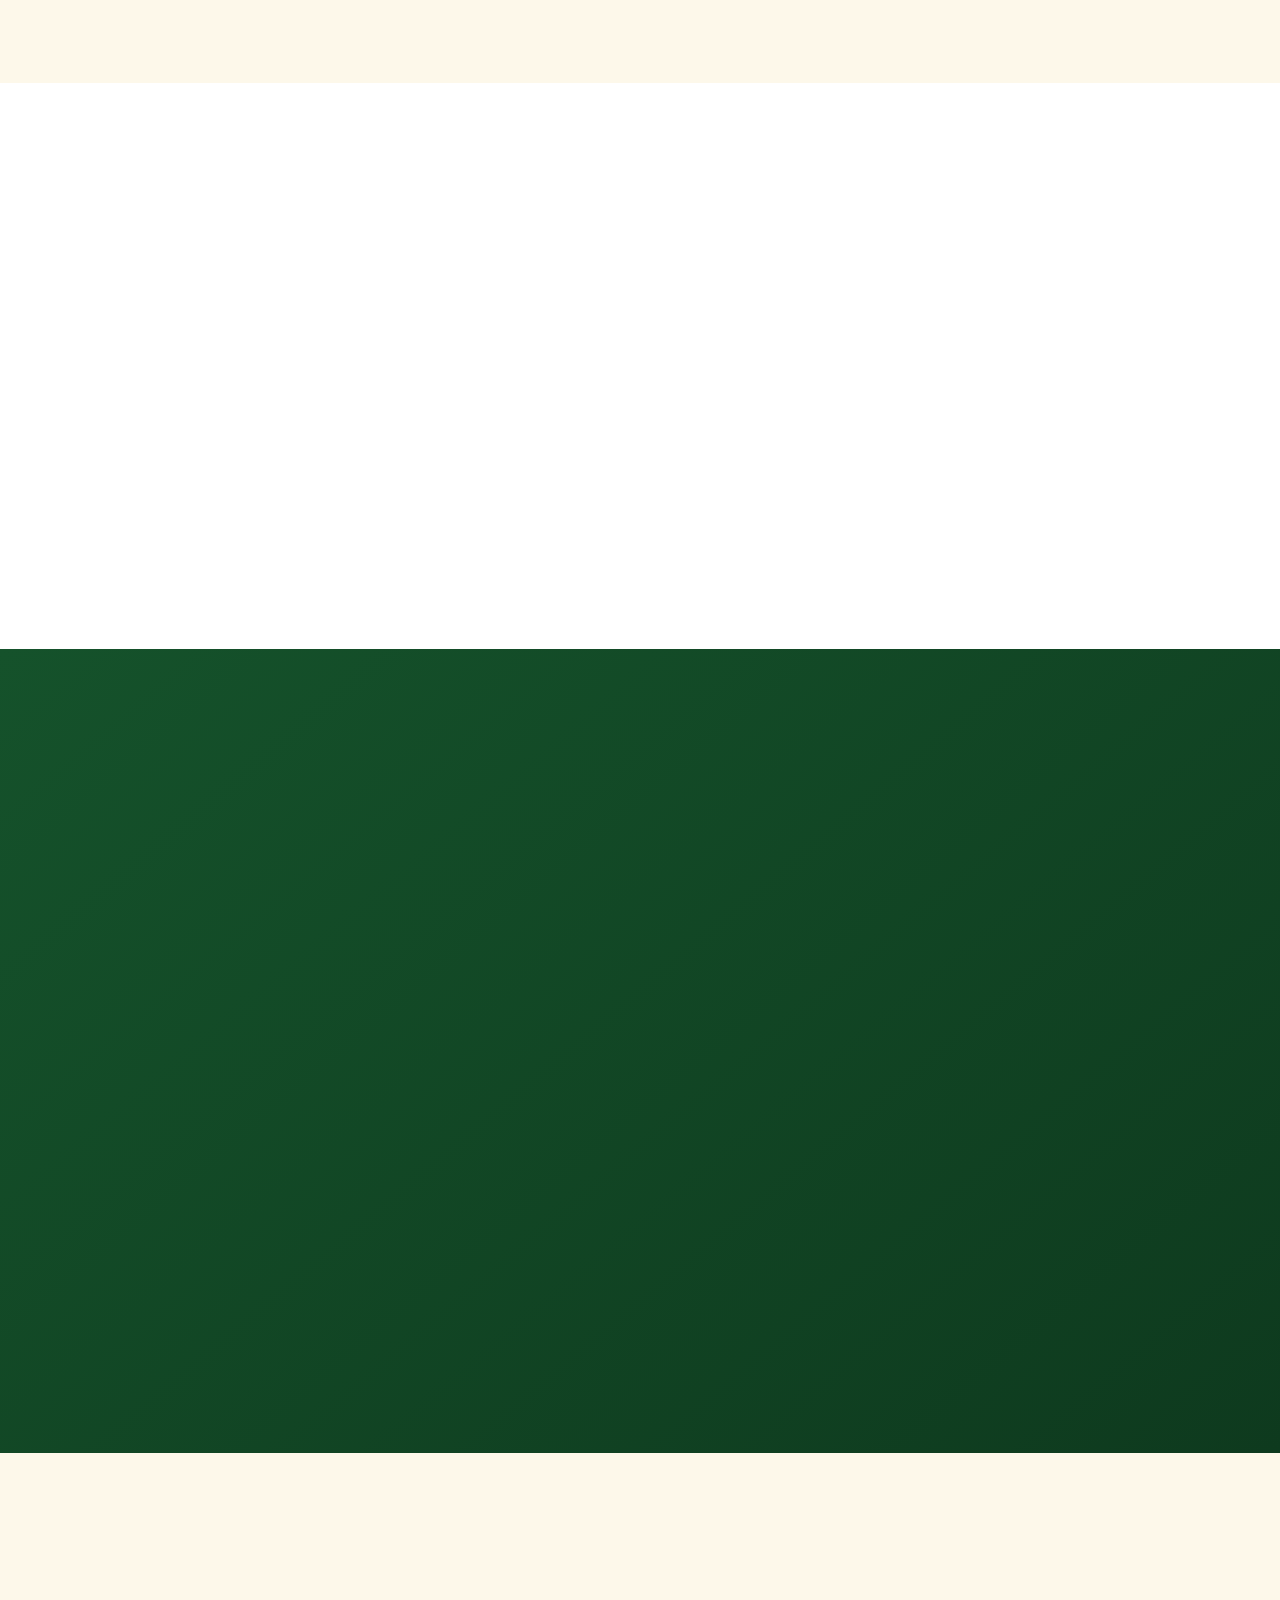
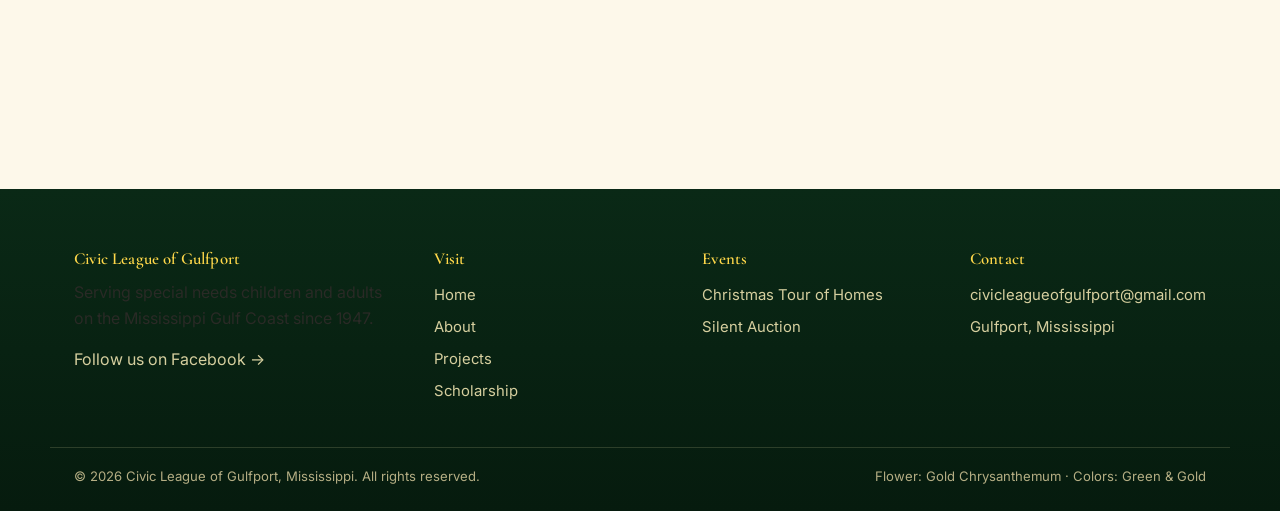
<file: projects.html>
<!doctype html>
<html lang="en">
<head>
  <meta charset="utf-8" />
  <meta name="viewport" content="width=device-width, initial-scale=1" />
  <title>Projects · Civic League of Gulfport</title>
  <meta name="description" content="The community projects supported by the Civic League of Gulfport — from Backpack Buddies and Buddy Ball to CASA, Camp Able, holiday baskets and more." />
  <link rel="icon" type="image/png" href="assets/logo.png" />
  <link rel="preconnect" href="https://fonts.googleapis.com" />
  <link rel="preconnect" href="https://fonts.gstatic.com" crossorigin />
  <link href="https://fonts.googleapis.com/css2?family=Cormorant+Garamond:wght@500;600;700&family=Inter:wght@400;500;600;700&display=swap" rel="stylesheet" />
  <link rel="stylesheet" href="css/styles.css?v=5" />
</head>
<body>
  <header class="site-header">
    <div class="container nav">
      <a class="brand" href="index.html" aria-label="Civic League of Gulfport home">
        <img class="brand__mark" src="assets/logo.png" alt="" />
        <span class="brand__text">
          <span class="brand__name">Civic League of Gulfport</span>
          <span class="brand__sub">Since 1947 · Mississippi</span>
        </span>
      </a>
      <button class="nav__toggle" aria-label="Open menu" aria-expanded="false">
        <svg viewBox="0 0 24 24" fill="none" stroke="currentColor" stroke-width="2"><path d="M4 6h16M4 12h16M4 18h16"/></svg>
      </button>
      <nav class="nav__links" aria-label="Primary">
        <a href="index.html">Home</a>
        <a href="about.html">About</a>
        <a href="projects.html">Projects</a>
        <a href="scholarship.html">Scholarship</a>
        <a href="christmas-tour.html">Tour of Homes</a>
        <a href="silent-auction.html">Silent Auction</a>
      </nav>
    </div>
  </header>

  <main>
    <section class="page-hero">
      <div class="container">
        <div class="eyebrow">Projects &amp; Welfare</div>
        <h1>Where every Tour ticket goes.</h1>
        <p style="max-width:720px;margin:14px auto 0;">The League services special needs children and adults along the Mississippi Gulf Coast — and provides for other welfare needs throughout the year. Below are the projects we support, plus one-time gifts whenever we can.</p>
      </div>
    </section>

    <section class="section">
      <div class="container">
        <div class="grid">
          <article class="card reveal">
            <div class="card__icon" aria-hidden="true">🎒</div>
            <h3>Backpack Buddies</h3>
            <p>Provides elementary school children who qualify for free or reduced-price meals a sack of healthy, easy-to-prepare foods for the weekend.</p>
          </article>
          <article class="card reveal">
            <div class="card__icon" aria-hidden="true">⚾</div>
            <h3>Buddy Ball</h3>
            <p>Sports and leisure activities for individuals with special needs — built around belonging, friendship, and play.</p>
          </article>
          <article class="card reveal">
            <div class="card__icon" aria-hidden="true">🚶</div>
            <h3>Buddy Walk</h3>
            <p>Established in 1995 by the National Down Syndrome Society, the Buddy Walk promotes acceptance and inclusion of people with Down Syndrome.</p>
          </article>
          <article class="card reveal">
            <div class="card__icon" aria-hidden="true">🏕</div>
            <h3>Camp Able</h3>
            <p>A unique camping experience for people with diverse abilities — outdoors, together, and on their own terms.</p>
          </article>
          <article class="card reveal">
            <div class="card__icon" aria-hidden="true">⚖</div>
            <h3>CASA of Harrison County</h3>
            <p>Court Appointed Special Advocates — trained volunteers appointed by a judicial officer to advocate for a child who is under the jurisdiction of the courts due to abuse or neglect.</p>
          </article>
          <article class="card reveal">
            <div class="card__icon" aria-hidden="true">♿</div>
            <h3>Disability Connection</h3>
            <p>Empowering individuals with disabilities to participate fully in all aspects of community life.</p>
          </article>
          <article class="card reveal">
            <div class="card__icon" aria-hidden="true">🕊</div>
            <h3>Gulf Coast Center for Non-Violence</h3>
            <p>Support and services for victims of domestic violence and sexual assault — and for the children of those victims.</p>
          </article>
          <article class="card reveal">
            <div class="card__icon" aria-hidden="true">🍽</div>
            <h3>Holiday Baskets for Families</h3>
            <p>Holiday food baskets delivered to families in need across the Gulf Coast every season.</p>
          </article>
          <article class="card reveal">
            <div class="card__icon" aria-hidden="true">🔔</div>
            <h3>Salvation Army</h3>
            <p>Helping families and individuals during natural disasters, holidays, addictions, and human trafficking recovery — and offering community care. Members also ring the bell each November.</p>
          </article>
          <article class="card reveal">
            <div class="card__icon" aria-hidden="true">🌷</div>
            <h3>Women's Resource Center</h3>
            <p>24-hour, 7-day-a-week crisis intervention services for women and children who are victims of domestic violence.</p>
          </article>
        </div>
      </div>
    </section>

    <section class="section section--alt">
      <div class="container split">
        <div class="reveal">
          <div class="eyebrow" style="text-transform:uppercase;letter-spacing:.3em;font-size:.78rem;color:var(--gold-700);font-weight:600;margin-bottom:10px;">One-time gifts</div>
          <h2>And whenever there is a need...</h2>
          <p>In addition to the projects we support every year, the League makes several one-time donations to people and causes that the moment calls for — a family in crisis, a student in need, a partner organization with an urgent ask.</p>
          <p>To provide these services, an annual Christmas Tour of Homes is held each December. <strong>All proceeds go toward our projects.</strong></p>
          <a class="btn btn--primary" href="christmas-tour.html">Support the Tour →</a>
        </div>
        <div class="media-frame media-frame--ornament reveal" aria-hidden="true">
          <img src="assets/logo.png" alt="" />
        </div>
      </div>
    </section>

    <section class="section section--green">
      <div class="container">
        <div class="section-head reveal">
          <div class="eyebrow" style="color:var(--gold-400)">Year at a glance</div>
          <h2>Our Calendar of Service</h2>
          <div class="flourish" aria-hidden="true">✦</div>
        </div>
        <div class="reveal" style="max-width:800px;margin:0 auto;">
          <table class="schedule">
            <thead><tr><th>Month</th><th>Activities</th></tr></thead>
            <tbody>
              <tr><td>September</td><td>Distribution of Yearbooks · Yearly Assessment</td></tr>
              <tr><td>October</td><td>Tour tickets &amp; signs distributed · Silent Auction items collected</td></tr>
              <tr><td>November</td><td>Salvation Army Bell Ringing · Tour ticket sales due</td></tr>
              <tr><td>December</td><td>Christmas Tour of Homes (Dec 6) · Christmas Luncheon (Dec 11)</td></tr>
              <tr><td>January</td><td>Christmas Tour Report</td></tr>
              <tr><td>February – May</td><td>Programs from community partners · Officer slate &amp; election</td></tr>
              <tr><td>June</td><td>End-of-Year Luncheon · New Officer Installation</td></tr>
            </tbody>
          </table>
        </div>
      </div>
    </section>

    <section class="section">
      <div class="container">
        <div class="cta-banner reveal">
          <div>
            <h2>Know a need we should hear about?</h2>
            <p>Refer a family, a student, or a partner organization. The Projects &amp; Welfare Chair will bring it to the Board.</p>
          </div>
          <a class="btn btn--primary" href="mailto:civicleagueofgulfport@gmail.com?subject=Project%20referral">Email us →</a>
        </div>
      </div>
    </section>
  </main>

  <footer class="site-footer">
    <div class="container footer-grid">
      <div>
        <h4>Civic League of Gulfport</h4>
        <p>Serving special needs children and adults on the Mississippi Gulf Coast since 1947.</p>
        <p><a href="https://www.facebook.com/people/Civic-League-of-Gulfport-MS/100076461381664/" target="_blank" rel="noopener">Follow us on Facebook →</a></p>
      </div>
      <div><h4>Visit</h4><ul>
        <li><a href="index.html">Home</a></li>
        <li><a href="about.html">About</a></li>
        <li><a href="projects.html">Projects</a></li>
        <li><a href="scholarship.html">Scholarship</a></li>
      </ul></div>
      <div><h4>Events</h4><ul>
        <li><a href="christmas-tour.html">Christmas Tour of Homes</a></li>
        <li><a href="silent-auction.html">Silent Auction</a></li>
      </ul></div>
      <div><h4>Contact</h4><ul>
        <li><a href="mailto:civicleagueofgulfport@gmail.com">civicleagueofgulfport@gmail.com</a></li>
        <li>Gulfport, Mississippi</li>
      </ul></div>
    </div>
    <div class="container footer-bottom">
      <span>© <span id="year"></span> Civic League of Gulfport, Mississippi. All rights reserved.</span>
      <span>Flower: Gold Chrysanthemum · Colors: Green &amp; Gold</span>
    </div>
  </footer>

  <script>document.getElementById('year').textContent = new Date().getFullYear();</script>
  <script src="js/main.js"></script>
</body>
</html>
</file>
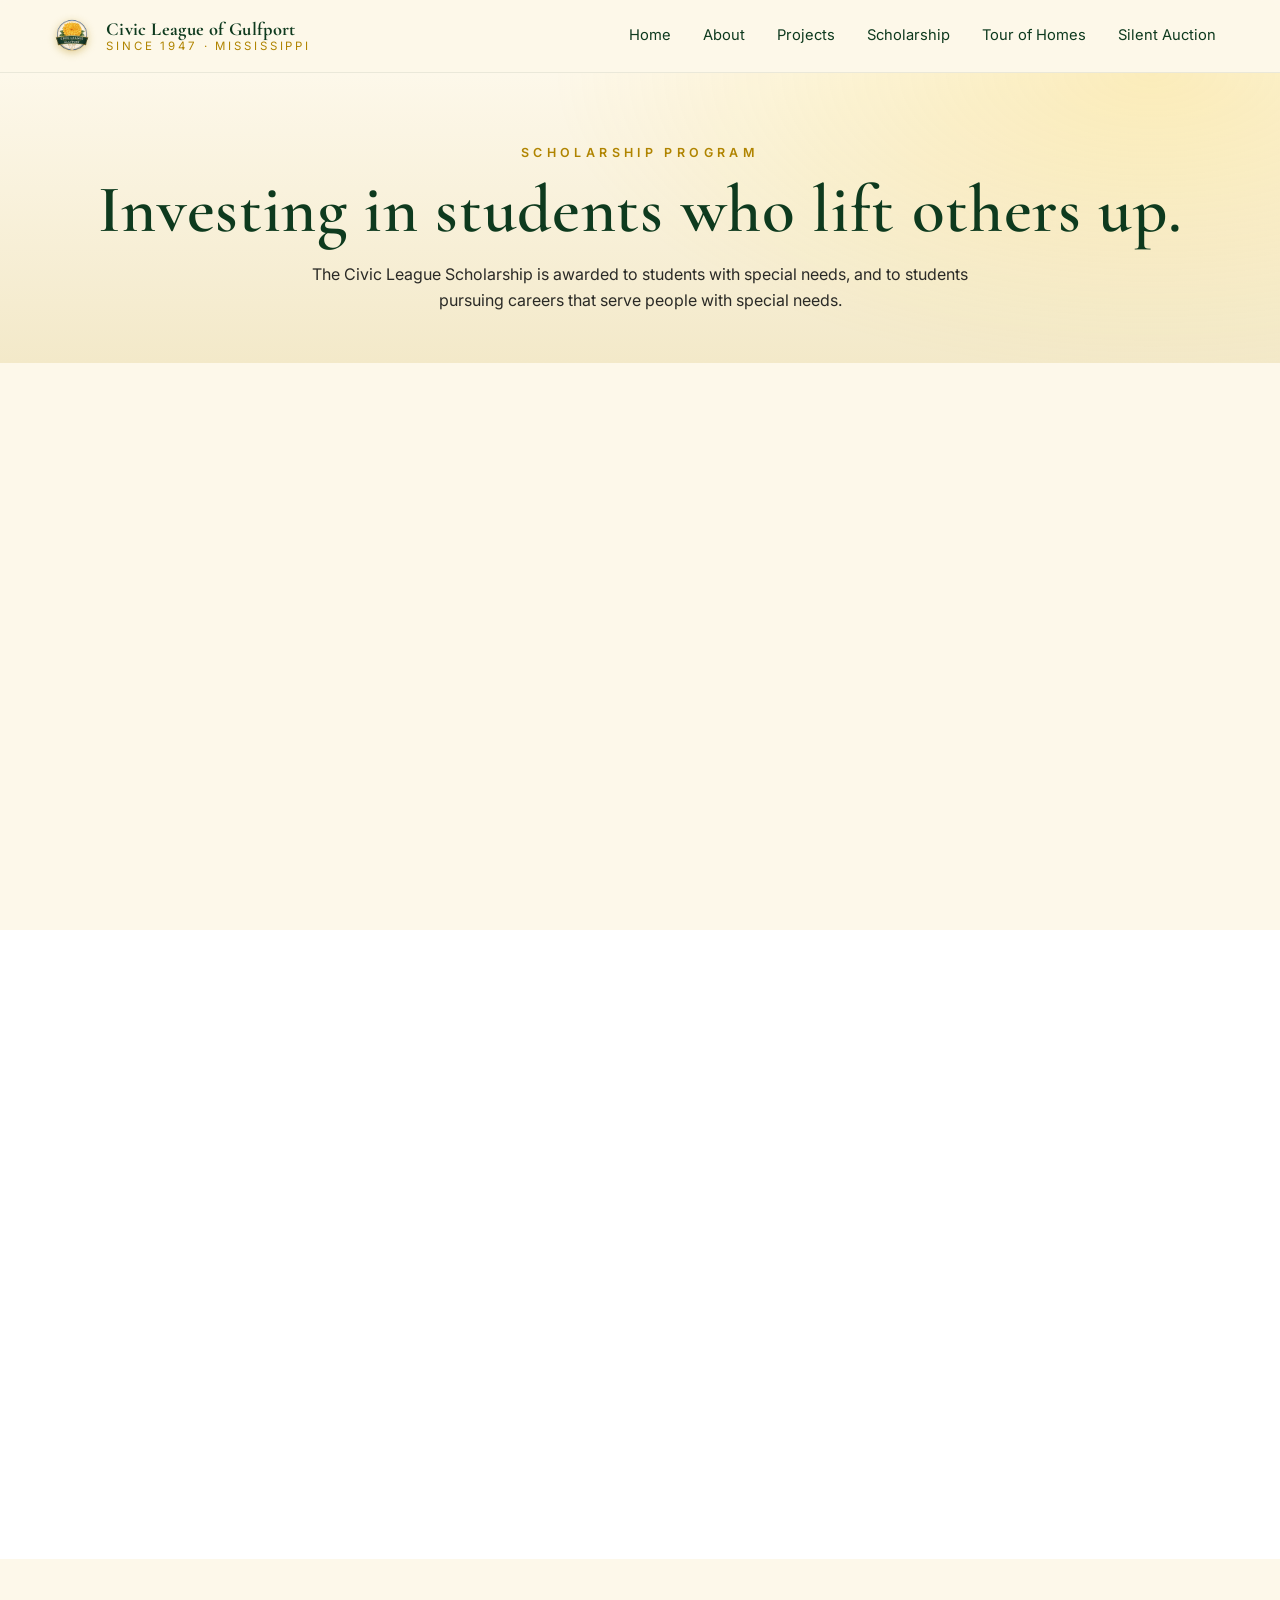
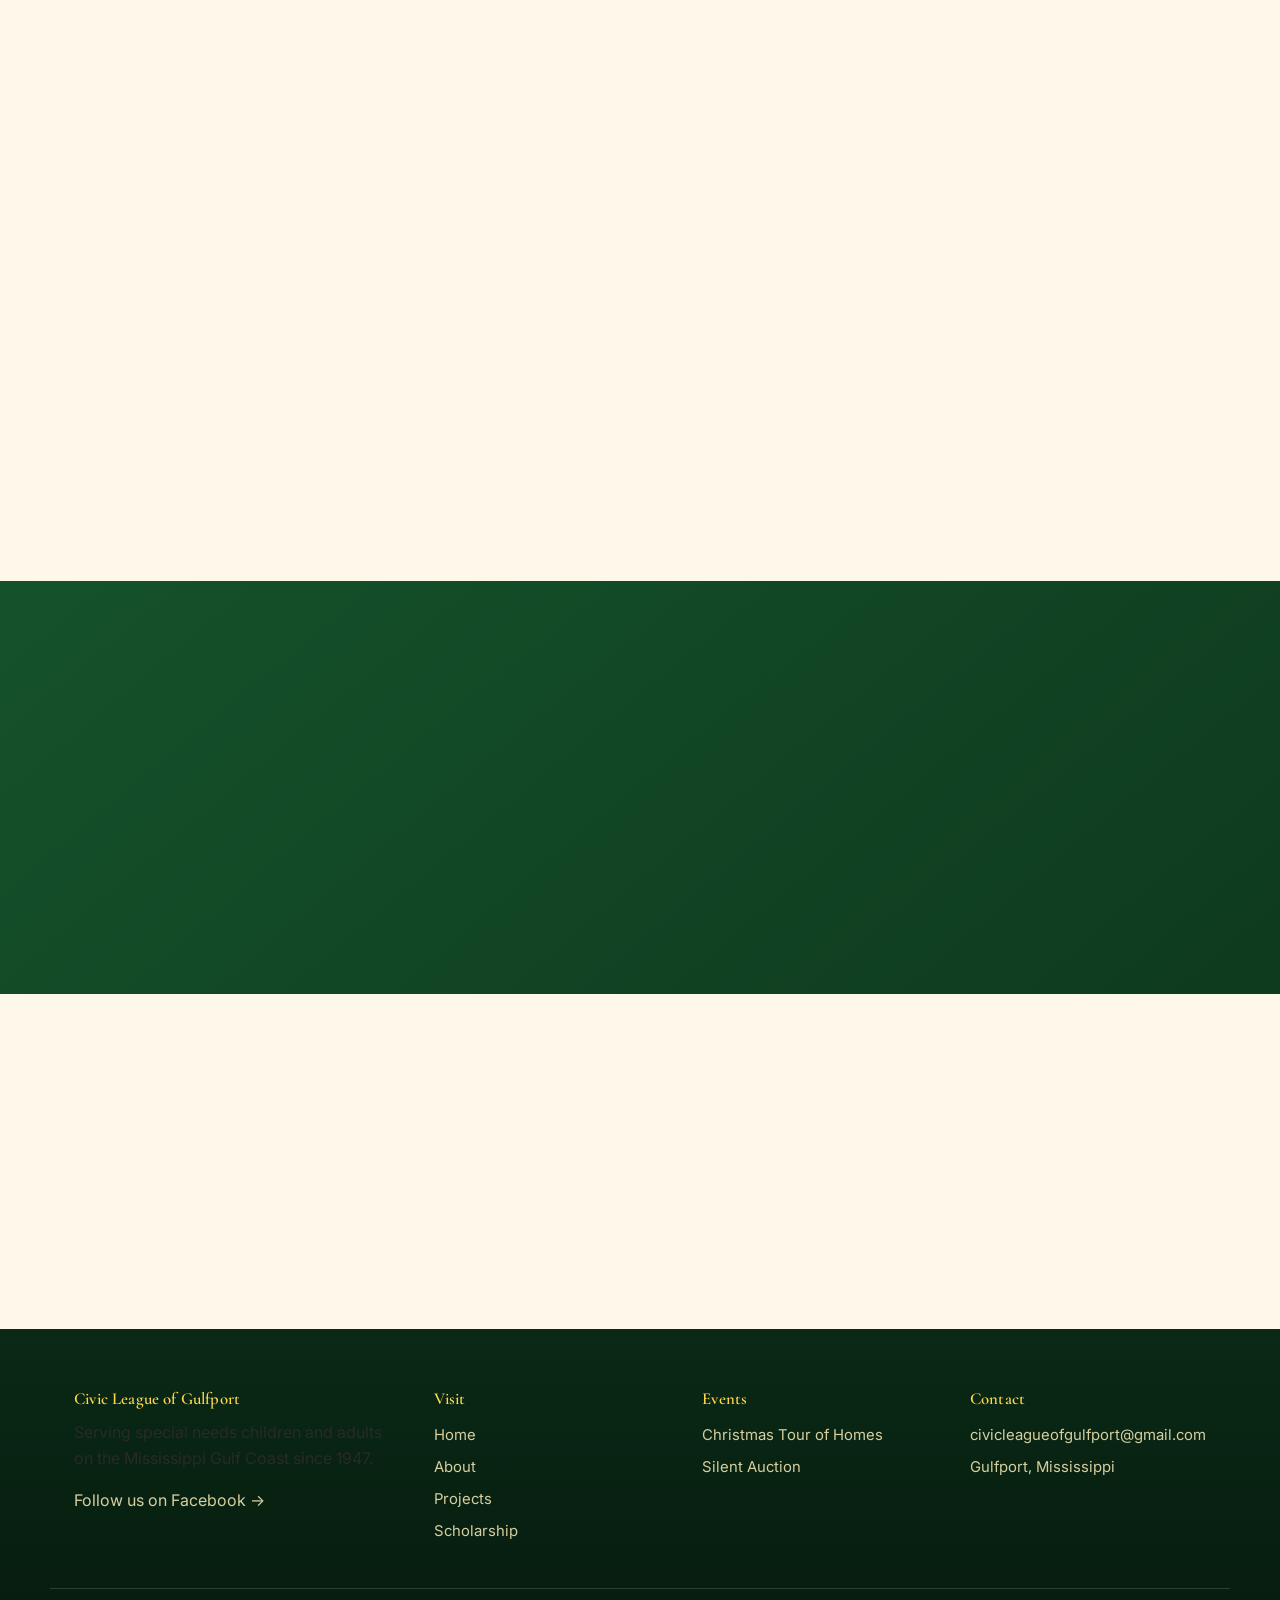
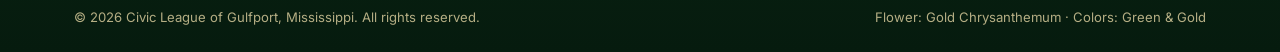
<file: scholarship.html>
<!doctype html>
<html lang="en">
<head>
  <meta charset="utf-8" />
  <meta name="viewport" content="width=device-width, initial-scale=1" />
  <title>Scholarship · Civic League of Gulfport</title>
  <meta name="description" content="The Civic League of Gulfport Scholarship — supporting students with special needs and students pursuing careers that serve people with special needs." />
  <link rel="icon" type="image/png" href="assets/logo.png" />
  <link rel="preconnect" href="https://fonts.googleapis.com" />
  <link rel="preconnect" href="https://fonts.gstatic.com" crossorigin />
  <link href="https://fonts.googleapis.com/css2?family=Cormorant+Garamond:wght@500;600;700&family=Inter:wght@400;500;600;700&display=swap" rel="stylesheet" />
  <link rel="stylesheet" href="css/styles.css?v=5" />
</head>
<body>
  <header class="site-header">
    <div class="container nav">
      <a class="brand" href="index.html" aria-label="Civic League of Gulfport home">
        <img class="brand__mark" src="assets/logo.png" alt="" />
        <span class="brand__text">
          <span class="brand__name">Civic League of Gulfport</span>
          <span class="brand__sub">Since 1947 · Mississippi</span>
        </span>
      </a>
      <button class="nav__toggle" aria-label="Open menu" aria-expanded="false">
        <svg viewBox="0 0 24 24" fill="none" stroke="currentColor" stroke-width="2"><path d="M4 6h16M4 12h16M4 18h16"/></svg>
      </button>
      <nav class="nav__links" aria-label="Primary">
        <a href="index.html">Home</a>
        <a href="about.html">About</a>
        <a href="projects.html">Projects</a>
        <a href="scholarship.html">Scholarship</a>
        <a href="christmas-tour.html">Tour of Homes</a>
        <a href="silent-auction.html">Silent Auction</a>
      </nav>
    </div>
  </header>

  <main>
    <section class="page-hero">
      <div class="container">
        <div class="eyebrow">Scholarship Program</div>
        <h1>Investing in students who lift others up.</h1>
        <p style="max-width:720px;margin:14px auto 0;">The Civic League Scholarship is awarded to students with special needs, and to students pursuing careers that serve people with special needs.</p>
      </div>
    </section>

    <section class="section">
      <div class="container split">
        <div class="reveal">
          <h2>Who we support</h2>
          <p>Two kinds of students sit at the heart of our scholarship:</p>
          <ul class="bullet-list">
            <li><strong>Students with special needs</strong> who are continuing their education and pursuing a path that's right for them.</li>
            <li><strong>Students entering careers of service</strong> — education, therapy, social work, healthcare, advocacy — who plan to work with people with special needs.</li>
          </ul>
          <p>Awards are funded entirely by the proceeds of the Christmas Tour of Homes and the generosity of our community partners.</p>
        </div>
        <div class="media-frame media-frame--ornament reveal" aria-hidden="true">
          <img src="assets/logo.png" alt="" />
        </div>
      </div>
    </section>

    <section class="section section--alt">
      <div class="container">
        <div class="section-head reveal">
          <div class="eyebrow">How to apply</div>
          <h2>Three simple steps</h2>
          <div class="flourish" aria-hidden="true">✦</div>
        </div>
        <div class="grid">
          <article class="card reveal">
            <div class="card__icon" aria-hidden="true">1</div>
            <h3>Request the application</h3>
            <p>Email our Scholarship Chair at <a href="mailto:civicleagueofgulfport@gmail.com?subject=Scholarship%20application%20request">civicleagueofgulfport@gmail.com</a> with the subject "Scholarship application request" and your name, school, and intended field of study.</p>
          </article>
          <article class="card reveal">
            <div class="card__icon" aria-hidden="true">2</div>
            <h3>Submit your materials</h3>
            <p>Complete the application along with a short personal statement, an unofficial transcript, and a letter of recommendation from a teacher, counselor, or mentor.</p>
          </article>
          <article class="card reveal">
            <div class="card__icon" aria-hidden="true">3</div>
            <h3>Hear back from the committee</h3>
            <p>Our Scholarship Committee reviews applications each fall and spring, then presents recommendations to the Board. We'll be in touch either way.</p>
          </article>
        </div>
      </div>
    </section>

    <section class="section">
      <div class="container">
        <div class="section-head reveal">
          <div class="eyebrow">Frequently asked</div>
          <h2>Good things to know</h2>
          <div class="flourish" aria-hidden="true">✦</div>
        </div>
        <div class="grid reveal">
          <article class="card">
            <h3>Who can apply?</h3>
            <p>Students with special needs continuing their education, and students from the Mississippi Gulf Coast preparing for a career serving people with special needs.</p>
          </article>
          <article class="card">
            <h3>When are deadlines?</h3>
            <p>Applications are reviewed twice a year, with the fall deadline announced at our October meeting and the spring deadline in early spring.</p>
          </article>
          <article class="card">
            <h3>Are there multiple awards?</h3>
            <p>Yes — the League awards multiple scholarships annually, and the number is set each year based on the success of the Christmas Tour of Homes.</p>
          </article>
          <article class="card">
            <h3>Can I be nominated?</h3>
            <p>Absolutely. Teachers, counselors, and family members may write to the Scholarship Chair to share a student we should reach out to.</p>
          </article>
        </div>
      </div>
    </section>

    <section class="section section--green">
      <div class="container">
        <div class="pullquote reveal">
          The qualifications of membership shall be character, intelligence, and reciprocal advantage to the club and its members.
          <cite>— Civic League Constitution, Article III</cite>
        </div>
      </div>
    </section>

    <section class="section">
      <div class="container">
        <div class="cta-banner reveal">
          <div>
            <h2>Apply or nominate a student</h2>
            <p>Email our Scholarship Committee — we'd love to hear from you.</p>
          </div>
          <a class="btn btn--primary" href="mailto:civicleagueofgulfport@gmail.com?subject=Scholarship%20application%20request">Get in touch →</a>
        </div>
      </div>
    </section>
  </main>

  <footer class="site-footer">
    <div class="container footer-grid">
      <div>
        <h4>Civic League of Gulfport</h4>
        <p>Serving special needs children and adults on the Mississippi Gulf Coast since 1947.</p>
        <p><a href="https://www.facebook.com/people/Civic-League-of-Gulfport-MS/100076461381664/" target="_blank" rel="noopener">Follow us on Facebook →</a></p>
      </div>
      <div><h4>Visit</h4><ul>
        <li><a href="index.html">Home</a></li>
        <li><a href="about.html">About</a></li>
        <li><a href="projects.html">Projects</a></li>
        <li><a href="scholarship.html">Scholarship</a></li>
      </ul></div>
      <div><h4>Events</h4><ul>
        <li><a href="christmas-tour.html">Christmas Tour of Homes</a></li>
        <li><a href="silent-auction.html">Silent Auction</a></li>
      </ul></div>
      <div><h4>Contact</h4><ul>
        <li><a href="mailto:civicleagueofgulfport@gmail.com">civicleagueofgulfport@gmail.com</a></li>
        <li>Gulfport, Mississippi</li>
      </ul></div>
    </div>
    <div class="container footer-bottom">
      <span>© <span id="year"></span> Civic League of Gulfport, Mississippi. All rights reserved.</span>
      <span>Flower: Gold Chrysanthemum · Colors: Green &amp; Gold</span>
    </div>
  </footer>

  <script>document.getElementById('year').textContent = new Date().getFullYear();</script>
  <script src="js/main.js"></script>
</body>
</html>
</file>
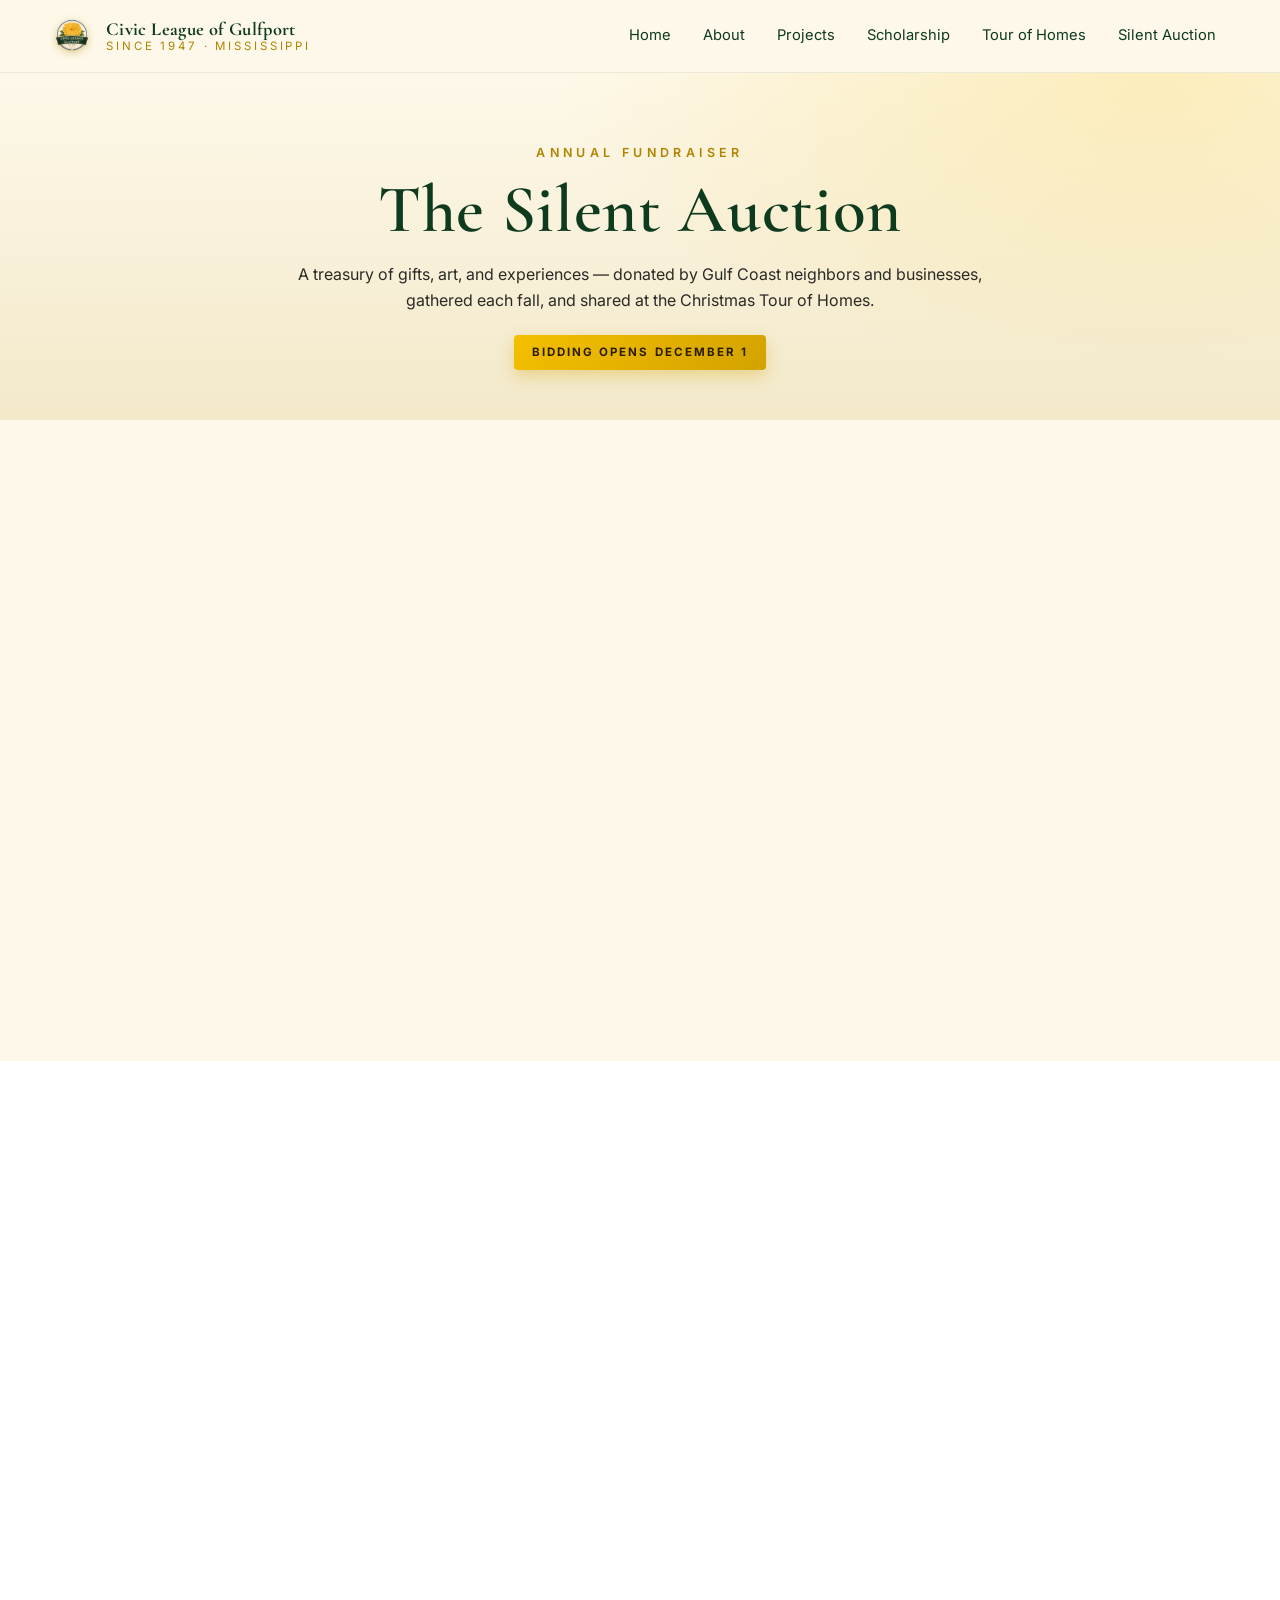
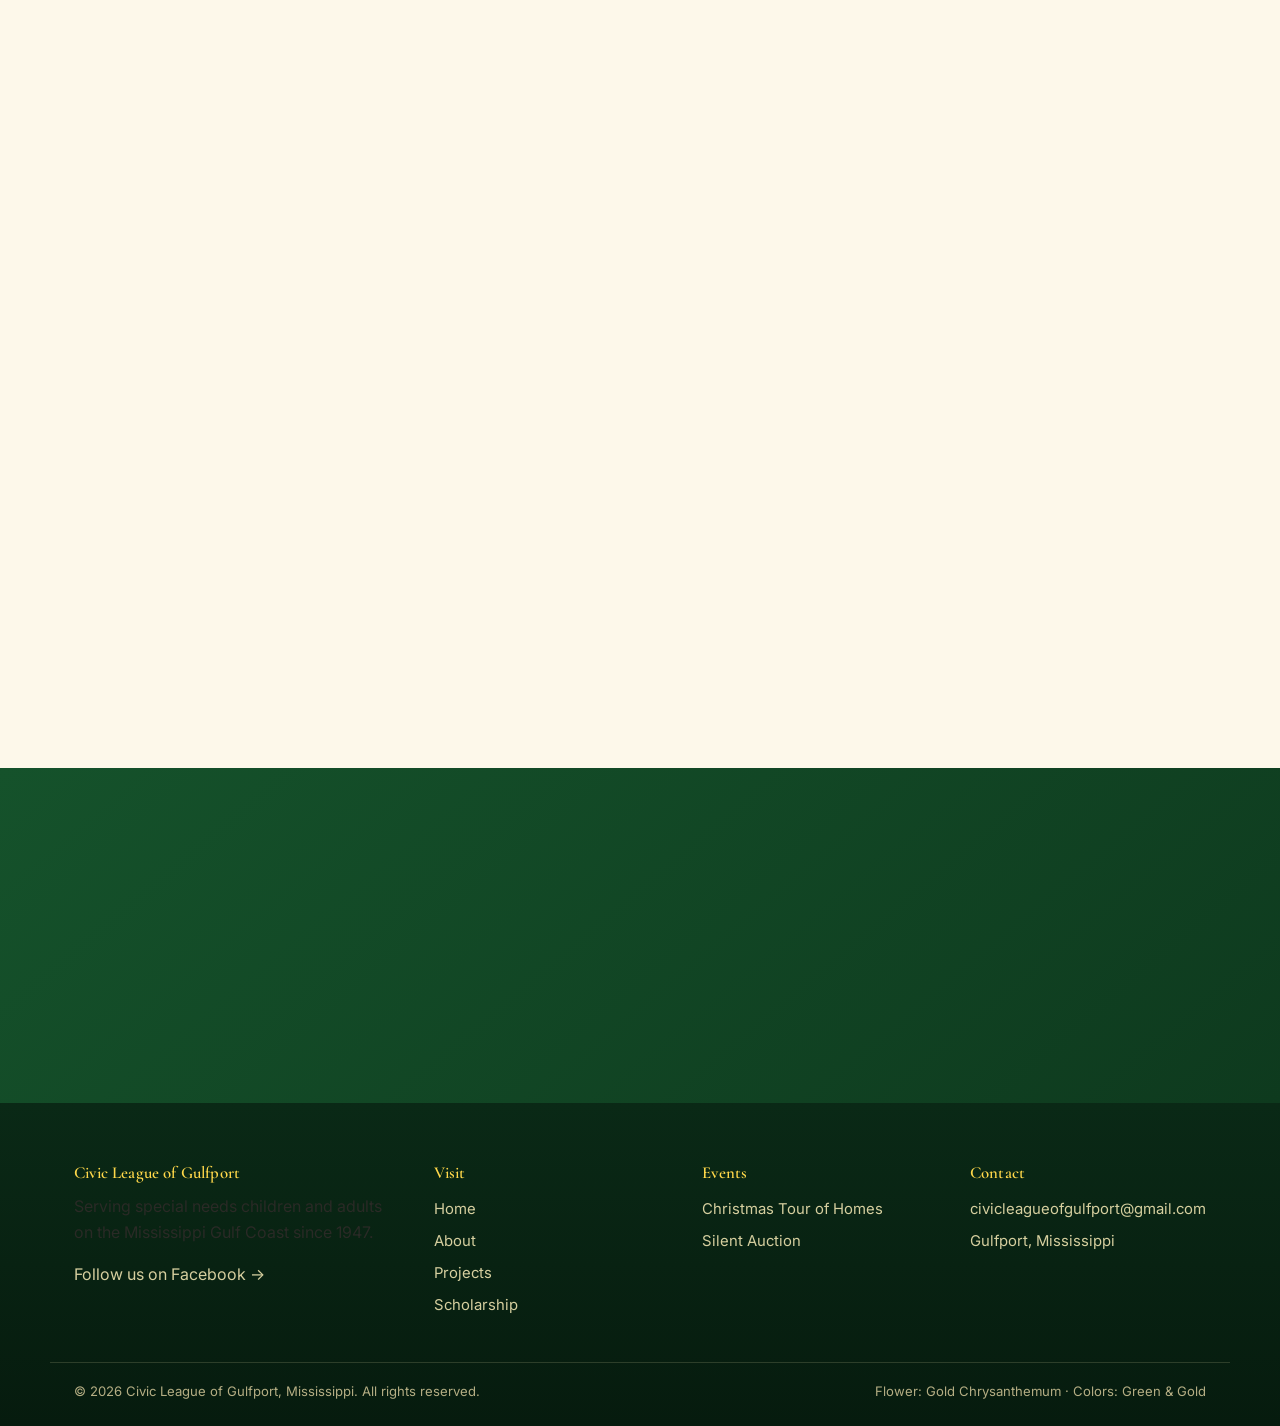
<file: silent-auction.html>
<!doctype html>
<html lang="en">
<head>
  <meta charset="utf-8" />
  <meta name="viewport" content="width=device-width, initial-scale=1" />
  <title>Silent Auction · Civic League of Gulfport</title>
  <meta name="description" content="The Civic League of Gulfport Silent Auction — beautiful gifts, art, and experiences donated by Gulf Coast neighbors and businesses, all benefiting the League's projects and scholarships." />
  <link rel="icon" type="image/png" href="assets/logo.png" />
  <link rel="preconnect" href="https://fonts.googleapis.com" />
  <link rel="preconnect" href="https://fonts.gstatic.com" crossorigin />
  <link href="https://fonts.googleapis.com/css2?family=Cormorant+Garamond:wght@500;600;700&family=Inter:wght@400;500;600;700&display=swap" rel="stylesheet" />
  <link rel="stylesheet" href="css/styles.css?v=5" />
  <style>
    .ribbon {
      display: inline-block;
      background: linear-gradient(135deg, var(--gold-500), var(--gold-600));
      color: #2a1d00;
      font-weight: 700;
      font-family: var(--sans);
      letter-spacing: 0.18em;
      text-transform: uppercase;
      font-size: 0.72rem;
      padding: 8px 18px;
      border-radius: 4px;
      box-shadow: 0 6px 16px rgba(210,162,0,0.35);
    }
    .auction-grid {
      display: grid;
      grid-template-columns: repeat(auto-fill, minmax(260px, 1fr));
      gap: 24px;
    }
    .auction-card__art .swirl {
      width: 60%; opacity: 0.9;
    }
    .pill {
      display: inline-block;
      padding: 4px 12px;
      background: var(--green-50);
      color: var(--green-800);
      border-radius: 999px;
      font-size: 0.74rem;
      font-weight: 600;
      letter-spacing: 0.08em;
      text-transform: uppercase;
    }
  </style>
</head>
<body>
  <header class="site-header">
    <div class="container nav">
      <a class="brand" href="index.html" aria-label="Civic League of Gulfport home">
        <img class="brand__mark" src="assets/logo.png" alt="" />
        <span class="brand__text">
          <span class="brand__name">Civic League of Gulfport</span>
          <span class="brand__sub">Since 1947 · Mississippi</span>
        </span>
      </a>
      <button class="nav__toggle" aria-label="Open menu" aria-expanded="false">
        <svg viewBox="0 0 24 24" fill="none" stroke="currentColor" stroke-width="2"><path d="M4 6h16M4 12h16M4 18h16"/></svg>
      </button>
      <nav class="nav__links" aria-label="Primary">
        <a href="index.html">Home</a>
        <a href="about.html">About</a>
        <a href="projects.html">Projects</a>
        <a href="scholarship.html">Scholarship</a>
        <a href="christmas-tour.html">Tour of Homes</a>
        <a href="silent-auction.html">Silent Auction</a>
      </nav>
    </div>
  </header>

  <main>
    <section class="page-hero">
      <div class="container">
        <div class="eyebrow">Annual Fundraiser</div>
        <h1>The Silent Auction</h1>
        <p style="max-width:720px;margin:14px auto 0;">A treasury of gifts, art, and experiences — donated by Gulf Coast neighbors and businesses, gathered each fall, and shared at the Christmas Tour of Homes.</p>
        <div class="btn-row" style="justify-content:center;margin-top:22px;">
          <span class="ribbon">Bidding opens December 1</span>
        </div>
      </div>
    </section>

    <section class="section">
      <div class="container split">
        <div class="reveal">
          <h2>How it works</h2>
          <p>Items are collected from local artists and businesses each October and November, then displayed at the Christmas Tour of Homes on the first Sunday of December.</p>
          <p>Tour-goers place written bids on the items they love most through the afternoon. The highest bid at closing wins — and every dollar goes straight back to the projects and scholarships the League supports throughout the year.</p>
          <ul class="bullet-list">
            <li>Browse items at any home on the Tour</li>
            <li>Write your bid &amp; contact info</li>
            <li>Winners notified the same evening</li>
            <li>Cash, check, or card accepted</li>
          </ul>
        </div>
        <div class="media-frame media-frame--ornament reveal" aria-hidden="true">
          <img src="assets/logo.png" alt="" />
        </div>
      </div>
    </section>

    <section class="section section--alt">
      <div class="container">
        <div class="section-head reveal">
          <div class="eyebrow">2026 Auction</div>
          <h2>This year's preview</h2>
          <div class="flourish" aria-hidden="true">✦</div>
        </div>

        <div class="notice reveal">
          <h3>Preview of the Silent Auction coming soon</h3>
          <p>Donations are being gathered through October and November. Check back closer to the Tour for a full preview of this year's baskets, art, and experiences.</p>
        </div>
      </div>
    </section>

    <section class="section">
      <div class="container">
        <div class="section-head reveal">
          <div class="eyebrow">A look back</div>
          <h2>From last year's auction</h2>
          <div class="flourish" aria-hidden="true">✦</div>
          <p>A handful of the beautiful baskets donated for the 2024 Silent Auction — a taste of the generosity that fills our tables each year.</p>
        </div>

        <div class="auction-grid">
          <article class="photo-card reveal">
            <div class="photo-card__img">
              <img src="assets/photos/auction-2024-aquarium.jpg" alt="Mississippi Aquarium Family of 4 Annual Passes basket" loading="lazy" onerror="this.parentElement.parentElement.style.display='none'" />
            </div>
            <div class="photo-card__body">
              <span class="photo-card__tag">Experience</span>
              <h3>Mississippi Aquarium Annual Passes</h3>
              <p>A framed Sand Dollars coupon for a family of four — annual passes to the Mississippi Aquarium.</p>
            </div>
          </article>

          <article class="photo-card reveal">
            <div class="photo-card__img">
              <img src="assets/photos/auction-2024-whiskey.jpg" alt="Oak & Eden whiskey basket with snowflake bow" loading="lazy" onerror="this.parentElement.parentElement.style.display='none'" />
            </div>
            <div class="photo-card__body">
              <span class="photo-card__tag">Spirits</span>
              <h3>Oak &amp; Eden Whiskey Basket</h3>
              <p>An elegant holiday basket featuring American Oak whiskey, glassware, and seasonal accents.</p>
            </div>
          </article>

          <article class="photo-card reveal">
            <div class="photo-card__img">
              <img src="assets/photos/auction-2024-cigars.jpg" alt="Davidoff cigars and whiskey basket" loading="lazy" onerror="this.parentElement.parentElement.style.display='none'" />
            </div>
            <div class="photo-card__body">
              <span class="photo-card__tag">Gentleman's</span>
              <h3>Davidoff Cigar &amp; Spirits Set</h3>
              <p>A premium Davidoff cigar selection paired with whiskey glasses and football ice molds.</p>
            </div>
          </article>

          <article class="photo-card reveal">
            <div class="photo-card__img">
              <img src="assets/photos/auction-2024-kids.jpg" alt="Lynn Meadows Discovery Center kids basket" loading="lazy" onerror="this.parentElement.parentElement.style.display='none'" />
            </div>
            <div class="photo-card__body">
              <span class="photo-card__tag">Family Fun</span>
              <h3>Lynn Meadows Discovery Basket</h3>
              <p>A children's basket featuring a Lynn Meadows Discovery Center gift certificate, books, and toys.</p>
            </div>
          </article>

          <article class="photo-card reveal">
            <div class="photo-card__img">
              <img src="assets/photos/auction-2024-fiesta.jpg" alt="Mexican fiesta basket" loading="lazy" onerror="this.parentElement.parentElement.style.display='none'" />
            </div>
            <div class="photo-card__body">
              <span class="photo-card__tag">Foodie</span>
              <h3>Fiesta Night Basket</h3>
              <p>Old El Paso favorites, fresh guacamole mix, and festive servingware — a complete taco night in a bow.</p>
            </div>
          </article>
        </div>

        <p class="reveal" style="text-align:center;margin-top:36px;color:var(--ink);font-style:italic;">A small sample of the dozens of items donated each year by Gulf Coast neighbors and businesses.</p>
      </div>
    </section>

    <section class="section">
      <div class="container">
        <div class="section-head reveal">
          <div class="eyebrow">Want to give?</div>
          <h2>Two beautiful ways to support the auction</h2>
          <div class="flourish" aria-hidden="true">✦</div>
        </div>
        <div class="split">
          <div class="card reveal" style="border-top:4px solid var(--green-700);">
            <h3>Donate an item</h3>
            <p>Are you an artist, business owner, or simply someone with a beautiful piece to share? We collect items each October and November.</p>
            <ul class="bullet-list">
              <li>Art, photography, pottery, jewelry</li>
              <li>Gift certificates &amp; experiences</li>
              <li>Themed gift baskets</li>
              <li>Handmade keepsakes</li>
            </ul>
            <a class="btn btn--primary" href="mailto:civicleagueofgulfport@gmail.com?subject=Silent%20Auction%20donation">Donate an item →</a>
          </div>
          <div class="card reveal" style="border-top:4px solid var(--gold-500);">
            <h3>Become a sponsor</h3>
            <p>Sponsor a piece, a basket, or the auction itself. We'll recognize your business throughout the Tour and on our Facebook page.</p>
            <ul class="bullet-list">
              <li>Logo on auction signage</li>
              <li>Recognition at the Tour</li>
              <li>Social media thank-you</li>
              <li>Tax-deductible contribution</li>
            </ul>
            <a class="btn btn--ghost" href="mailto:civicleagueofgulfport@gmail.com?subject=Silent%20Auction%20sponsorship">Become a sponsor →</a>
          </div>
        </div>
      </div>
    </section>

    <section class="section section--green">
      <div class="container">
        <div class="cta-banner reveal" style="background:linear-gradient(135deg,#10402a,#0a2916);">
          <div>
            <h2>See you December 6</h2>
            <p>Bidding opens December 1; final bids close the afternoon of the Christmas Tour. Tickets are $20.</p>
          </div>
          <a class="btn btn--primary" href="christmas-tour.html">Tour details →</a>
        </div>
      </div>
    </section>
  </main>

  <footer class="site-footer">
    <div class="container footer-grid">
      <div>
        <h4>Civic League of Gulfport</h4>
        <p>Serving special needs children and adults on the Mississippi Gulf Coast since 1947.</p>
        <p><a href="https://www.facebook.com/people/Civic-League-of-Gulfport-MS/100076461381664/" target="_blank" rel="noopener">Follow us on Facebook →</a></p>
      </div>
      <div><h4>Visit</h4><ul>
        <li><a href="index.html">Home</a></li>
        <li><a href="about.html">About</a></li>
        <li><a href="projects.html">Projects</a></li>
        <li><a href="scholarship.html">Scholarship</a></li>
      </ul></div>
      <div><h4>Events</h4><ul>
        <li><a href="christmas-tour.html">Christmas Tour of Homes</a></li>
        <li><a href="silent-auction.html">Silent Auction</a></li>
      </ul></div>
      <div><h4>Contact</h4><ul>
        <li><a href="mailto:civicleagueofgulfport@gmail.com">civicleagueofgulfport@gmail.com</a></li>
        <li>Gulfport, Mississippi</li>
      </ul></div>
    </div>
    <div class="container footer-bottom">
      <span>© <span id="year"></span> Civic League of Gulfport, Mississippi. All rights reserved.</span>
      <span>Flower: Gold Chrysanthemum · Colors: Green &amp; Gold</span>
    </div>
  </footer>

  <script>document.getElementById('year').textContent = new Date().getFullYear();</script>
  <script src="js/main.js"></script>
</body>
</html>
</file>
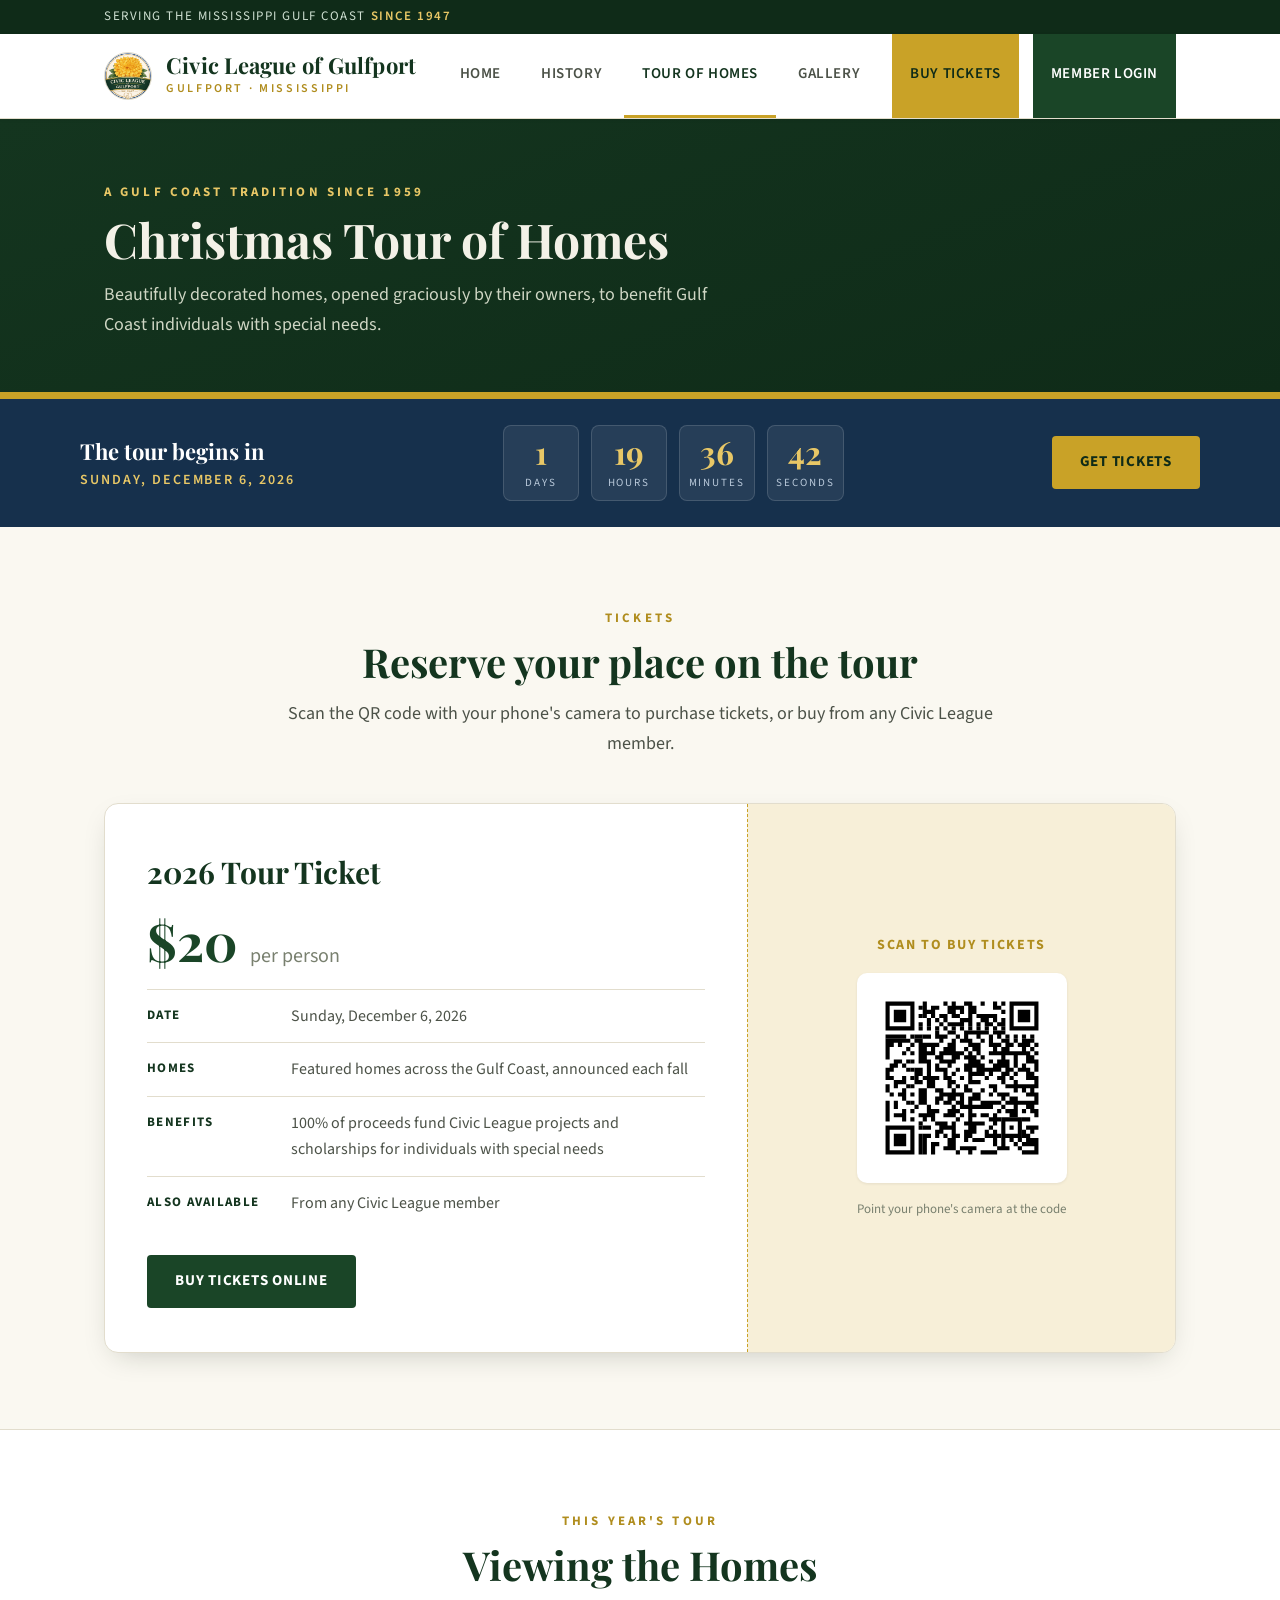
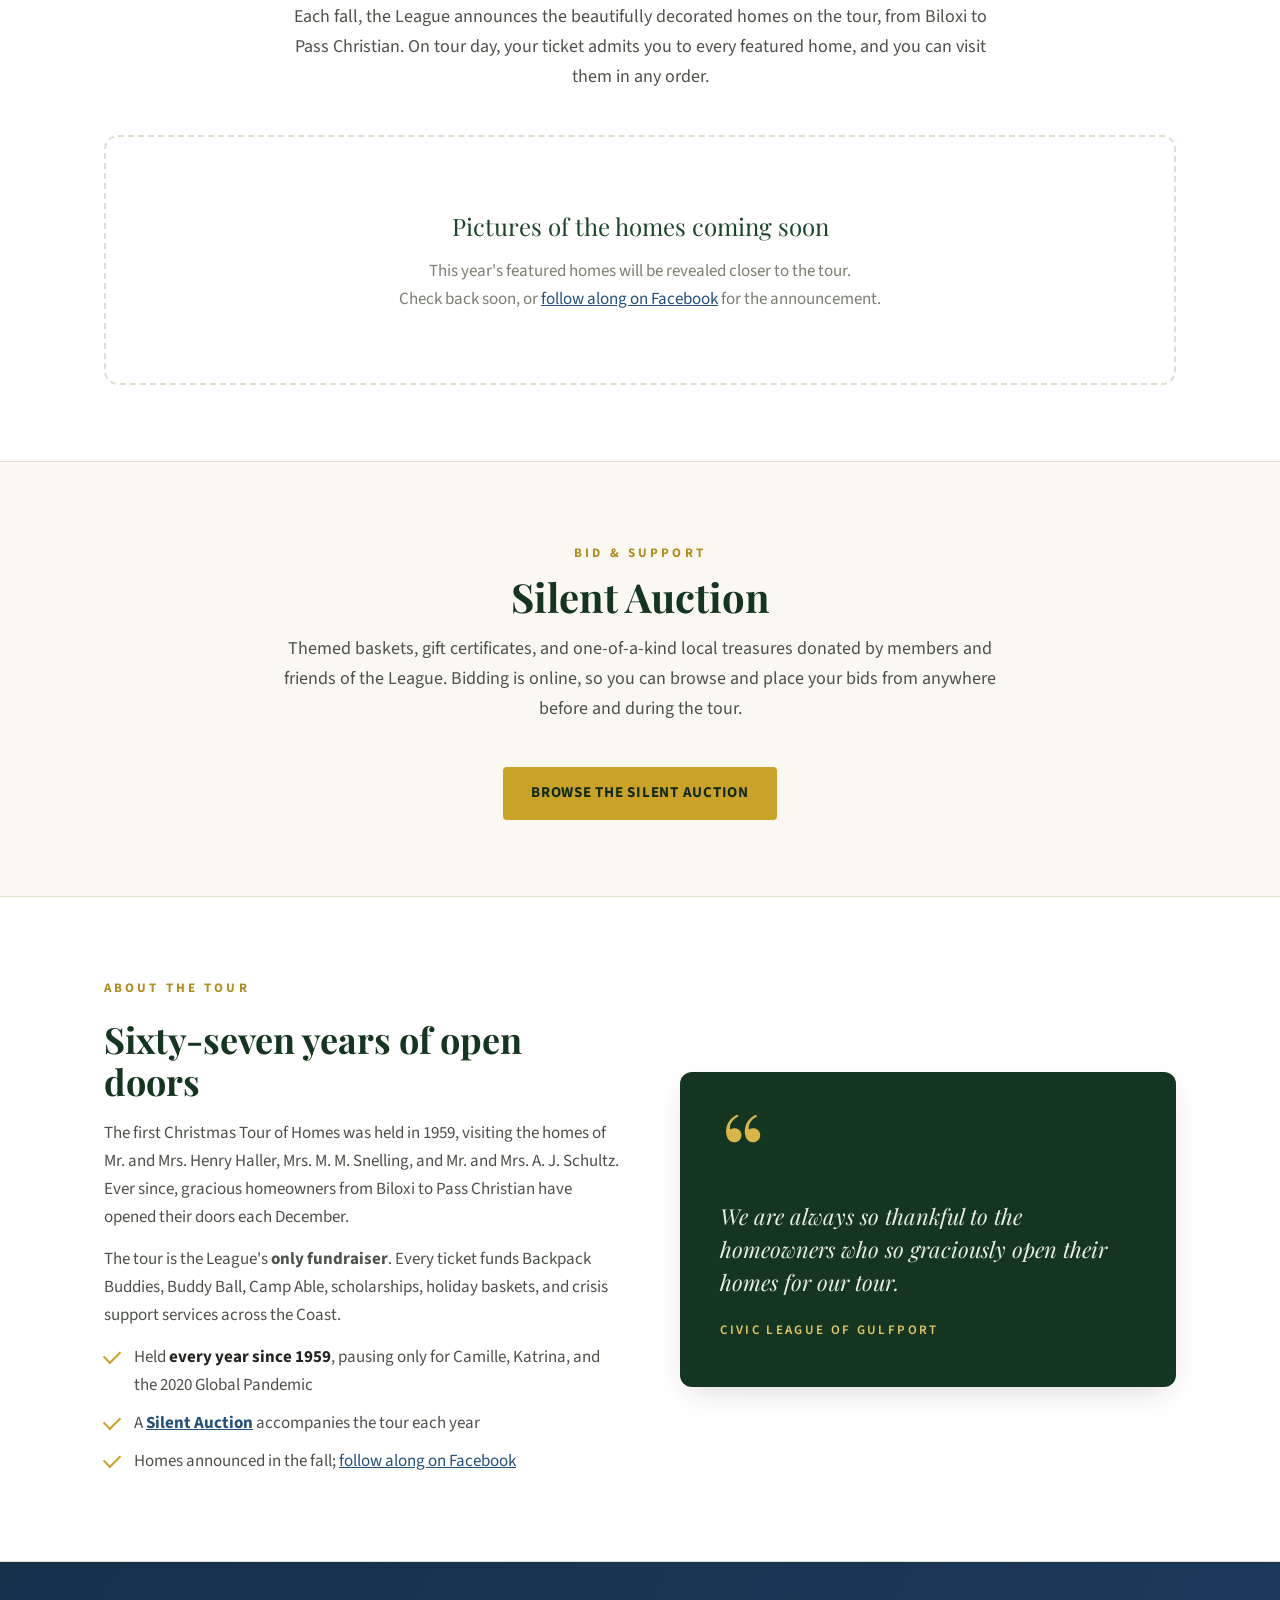
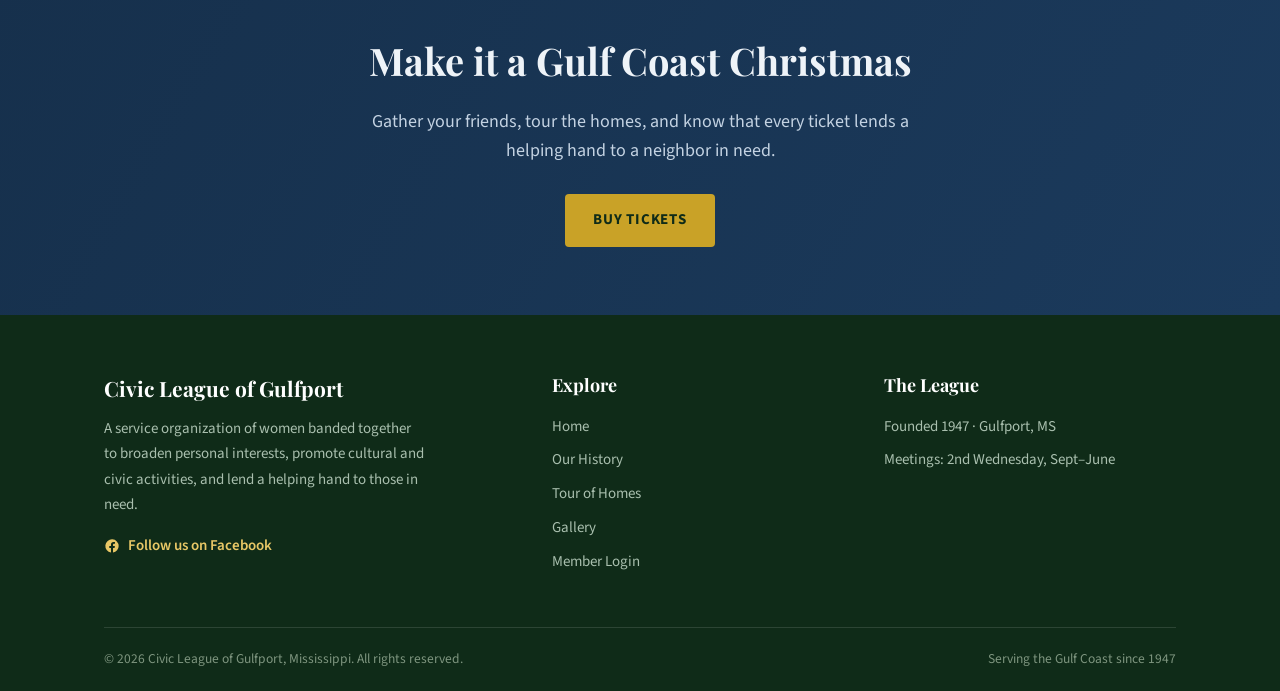
<file: tour.html>
<!DOCTYPE html>
<html lang="en">
<head>
  <meta charset="UTF-8">
  <meta name="viewport" content="width=device-width, initial-scale=1.0">
  <title>Christmas Tour of Homes | Civic League of Gulfport, Mississippi</title>
  <meta name="description" content="The Civic League of Gulfport's annual Christmas Tour of Homes: Sunday, December 6, 2026. Tickets $20. Every dollar benefits Gulf Coast individuals with special needs.">
  <link rel="preconnect" href="https://fonts.googleapis.com">
  <link rel="preconnect" href="https://fonts.gstatic.com" crossorigin>
  <link href="https://fonts.googleapis.com/css2?family=Playfair+Display:ital,wght@0,400;0,700;1,400;1,700&family=Source+Sans+3:wght@400;600;700&display=swap" rel="stylesheet">
  <link rel="stylesheet" href="css/style.css">
  <link rel="icon" href="data:image/svg+xml,<svg xmlns='http://www.w3.org/2000/svg' viewBox='0 0 100 100'><text y='.9em' font-size='90'>&#127804;</text></svg>">
</head>
<body>

  <div class="utility-bar">
    <div class="wrap">
      <span>Serving the Mississippi Gulf Coast <b>since 1947</b></span>
    </div>
  </div>

  <header class="site-header">
    <div class="wrap header-inner">
      <a class="brand" href="index.html">
        <img class="brand-mark logo-img" src="images/logo.png" alt="Civic League of Gulfport logo" width="48" height="48">
        <span class="brand-text">
          <span class="brand-name">Civic League of Gulfport</span>
          <span class="brand-sub">Gulfport &middot; Mississippi</span>
        </span>
      </a>
      <button class="nav-toggle" aria-label="Toggle menu" aria-expanded="false">
        <svg width="22" height="16" viewBox="0 0 22 16" fill="none" stroke="currentColor" stroke-width="2.5" stroke-linecap="round"><path d="M1 1h20M1 8h20M1 15h20"/></svg>
      </button>
      <nav class="main-nav" aria-label="Main navigation">
        <a href="index.html">Home</a>
        <a href="history.html">History</a>
        <a href="tour.html" class="active">Tour of Homes</a>
        <a href="gallery.html">Gallery</a>
        <a href="https://clg.betterworld.org/events/christmas-tour-homes-2026" target="_blank" rel="noopener" class="nav-buy">Buy Tickets</a>
        <a href="members.html" class="nav-cta">Member Login</a>
      </nav>
    </div>
  </header>

  <section class="page-hero">
    <div class="wrap">
      <span class="eyebrow">A Gulf Coast Tradition Since 1959</span>
      <h1>Christmas Tour of Homes</h1>
      <p>Beautifully decorated homes, opened graciously by their owners, to benefit Gulf Coast individuals with special needs.</p>
    </div>
  </section>

  <section class="countdown-band">
    <div class="wrap countdown-inner">
      <div class="countdown-label">
        <div class="cd-title">The tour begins in</div>
        <div class="cd-date">Sunday, December 6, 2026</div>
      </div>
      <div class="countdown-clock" id="countdown" aria-live="polite">
        <div class="cd-cell"><div class="num" id="cd-days">–</div><div class="unit">Days</div></div>
        <div class="cd-cell"><div class="num" id="cd-hours">–</div><div class="unit">Hours</div></div>
        <div class="cd-cell"><div class="num" id="cd-mins">–</div><div class="unit">Minutes</div></div>
        <div class="cd-cell"><div class="num" id="cd-secs">–</div><div class="unit">Seconds</div></div>
      </div>
      <a class="btn btn-gold" href="#tickets">Get Tickets</a>
    </div>
  </section>

  <section class="section" id="tickets">
    <div class="wrap">
      <div class="section-head center">
        <span class="eyebrow">Tickets</span>
        <h2>Reserve your place on the tour</h2>
        <p>Scan the QR code with your phone's camera to purchase tickets, or buy from any Civic League member.</p>
      </div>

      <div class="ticket-panel">
        <div class="ticket-info">
          <h2>2026 Tour Ticket</h2>
          <div class="ticket-price">$20 <span>per person</span></div>
          <div class="detail-rows">
            <div class="row"><div class="k">Date</div><div class="v">Sunday, December 6, 2026</div></div>
            <div class="row"><div class="k">Homes</div><div class="v">Featured homes across the Gulf Coast, announced each fall</div></div>
            <div class="row"><div class="k">Benefits</div><div class="v">100% of proceeds fund Civic League projects and scholarships for individuals with special needs</div></div>
            <div class="row"><div class="k">Also available</div><div class="v">From any Civic League member</div></div>
          </div>
          <div class="btn-row" style="margin-top: 26px;">
            <a class="btn btn-green" href="https://clg.betterworld.org/events/christmas-tour-homes-2026" target="_blank" rel="noopener">Buy Tickets Online</a>
          </div>
        </div>
        <div class="ticket-qr">
          <span class="qr-caption">Scan to buy tickets</span>
          <img src="images/tour-qr.svg" alt="QR code to purchase Tour of Homes tickets"
               onerror="this.outerHTML='&lt;div class=&quot;qr-placeholder&quot;&gt;QR code coming soon. Tickets available from any League member.&lt;/div&gt;'">
          <span style="font-size:13px; color: var(--ink-faint);">Point your phone's camera at the code</span>
        </div>
      </div>
    </div>
  </section>

  <section class="section alt" id="homes">
    <div class="wrap">
      <div class="section-head center">
        <span class="eyebrow">This Year's Tour</span>
        <h2>Viewing the Homes</h2>
        <p>Each fall, the League announces the beautifully decorated homes on the tour, from Biloxi to Pass Christian. On tour day, your ticket admits you to every featured home, and you can visit them in any order.</p>
      </div>
      <div class="empty-state">
        <div class="big">Pictures of the homes coming soon</div>
        <p>This year's featured homes will be revealed closer to the tour.<br>Check back soon, or <a href="https://www.facebook.com/profile.php?id=100076461381664" target="_blank" rel="noopener">follow along on Facebook</a> for the announcement.</p>
      </div>
    </div>
  </section>

  <section class="section" id="auction">
    <div class="wrap">
      <div class="section-head center">
        <span class="eyebrow">Bid &amp; Support</span>
        <h2>Silent Auction</h2>
        <p>Themed baskets, gift certificates, and one-of-a-kind local treasures donated by members and friends of the League. Bidding is online, so you can browse and place your bids from anywhere before and during the tour.</p>
      </div>
      <div style="text-align: center;">
        <a class="btn btn-gold" href="https://clg.betterworld.org/auctions/christmas-tour-homes-2026-auctio" target="_blank" rel="noopener">Browse the Silent Auction</a>
      </div>
    </div>
  </section>

  <section class="section alt">
    <div class="wrap split">
      <div>
        <span class="eyebrow">About the Tour</span>
        <h2>Sixty-seven years of open doors</h2>
        <p>The first Christmas Tour of Homes was held in 1959, visiting the homes of Mr. and Mrs. Henry Haller, Mrs. M. M. Snelling, and Mr. and Mrs. A. J. Schultz. Ever since, gracious homeowners from Biloxi to Pass Christian have opened their doors each December.</p>
        <p>The tour is the League's <b>only fundraiser</b>. Every ticket funds Backpack Buddies, Buddy Ball, Camp Able, scholarships, holiday baskets, and crisis support services across the Coast.</p>
        <ul class="check-list">
          <li>Held <b>every year since 1959</b>, pausing only for Camille, Katrina, and the 2020 Global Pandemic</li>
          <li>A <b><a href="#auction">Silent Auction</a></b> accompanies the tour each year</li>
          <li>Homes announced in the fall; <a href="https://www.facebook.com/profile.php?id=100076461381664" target="_blank" rel="noopener">follow along on Facebook</a></li>
        </ul>
      </div>
      <div class="panel-quote">
        <blockquote>We are always so thankful to the homeowners who so graciously open their homes for our tour.</blockquote>
        <cite>Civic League of Gulfport</cite>
      </div>
    </div>
  </section>

  <section class="cta-band">
    <h2>Make it a Gulf Coast Christmas</h2>
    <p>Gather your friends, tour the homes, and know that every ticket lends a helping hand to a neighbor in need.</p>
    <a class="btn btn-gold" href="https://clg.betterworld.org/events/christmas-tour-homes-2026" target="_blank" rel="noopener">Buy Tickets</a>
  </section>

  <footer class="site-footer">
    <div class="wrap">
      <div class="footer-grid">
        <div class="footer-brand">
          <div class="brand-name">Civic League of Gulfport</div>
          <p>A service organization of women banded together to broaden personal interests, promote cultural and civic activities, and lend a helping hand to those in need.</p>
        <a class="footer-fb" href="https://www.facebook.com/profile.php?id=100076461381664" target="_blank" rel="noopener"><svg width="16" height="16" viewBox="0 0 24 24" fill="currentColor" aria-hidden="true"><path d="M22 12a10 10 0 1 0-11.56 9.88v-6.99H7.9V12h2.54V9.8c0-2.5 1.49-3.89 3.77-3.89 1.09 0 2.23.2 2.23.2v2.46h-1.26c-1.24 0-1.63.77-1.63 1.56V12h2.78l-.44 2.89h-2.34v6.99A10 10 0 0 0 22 12Z"/></svg> Follow us on Facebook</a>
        </div>
        <div>
          <h4>Explore</h4>
          <ul>
            <li><a href="index.html">Home</a></li>
            <li><a href="history.html">Our History</a></li>
            <li><a href="tour.html">Tour of Homes</a></li>
            <li><a href="gallery.html">Gallery</a></li>
            <li><a href="members.html">Member Login</a></li>
          </ul>
        </div>
        <div>
          <h4>The League</h4>
          <ul>
            <li>Founded 1947 &middot; Gulfport, MS</li>
            <li>Meetings: 2nd Wednesday, Sept&ndash;June</li>
          </ul>
        </div>
      </div>
      <div class="footer-bottom">
        <span>&copy; <span id="year"></span> Civic League of Gulfport, Mississippi. All rights reserved.</span>
        <span>Serving the Gulf Coast since 1947</span>
      </div>
    </div>
  </footer>

  <script src="js/main.js"></script>
</body>
</html>
</file>
<file: css/style.css>
/* ============================================================
   Civic League of Gulfport, Mississippi
   Palette: deep green, gold, navy blue on warm cream
   ============================================================ */

:root {
  --green-950: #0f2b18;
  --green-900: #14351f;
  --green-800: #1a4527;
  --green-700: #1e5631;
  --green-600: #2a6b40;
  --green-100: #e4efe6;
  --gold-600: #b08d1e;
  --gold-500: #c9a227;
  --gold-400: #d9b64a;
  --gold-300: #e8c766;
  --gold-100: #f7efd8;
  --blue-900: #16304c;
  --blue-800: #1b3a5c;
  --blue-700: #24507e;
  --blue-600: #2c5f8a;
  --blue-100: #e2ebf3;
  --cream: #faf8f1;
  --paper: #ffffff;
  --ink: #21251f;
  --ink-soft: #4c5248;
  --ink-faint: #79806f;
  --line: #e2ddcd;
  --serif: "Playfair Display", Georgia, "Times New Roman", serif;
  --sans: "Source Sans 3", "Segoe UI", Arial, sans-serif;
  --shadow-sm: 0 1px 3px rgba(20, 30, 20, 0.08);
  --shadow-md: 0 10px 30px -12px rgba(20, 30, 20, 0.25);
  --maxw: 1120px;
}

* { margin: 0; padding: 0; box-sizing: border-box; }

html { scroll-behavior: smooth; }

body {
  font-family: var(--sans);
  font-size: 17px;
  line-height: 1.65;
  color: var(--ink);
  background: var(--cream);
  -webkit-font-smoothing: antialiased;
}

img { max-width: 100%; display: block; }

a { color: var(--blue-700); }

.wrap {
  max-width: var(--maxw);
  margin: 0 auto;
  padding: 0 24px;
}

/* ---------- Utility bar ---------- */
.utility-bar {
  background: var(--green-950);
  color: #cfe0d2;
  font-size: 13px;
  letter-spacing: 0.12em;
  text-transform: uppercase;
}
.utility-bar .wrap {
  display: flex;
  justify-content: space-between;
  align-items: center;
  min-height: 34px;
  gap: 16px;
}
.utility-bar span b { color: var(--gold-300); font-weight: 600; }
.utility-bar .est { color: #9db8a2; }

/* ---------- Header / tabs ---------- */
.site-header {
  background: var(--paper);
  border-bottom: 1px solid var(--line);
  position: sticky;
  top: 0;
  z-index: 50;
  box-shadow: var(--shadow-sm);
}
.header-inner {
  display: flex;
  align-items: center;
  justify-content: space-between;
  gap: 24px;
  min-height: 84px;
}
.brand {
  display: flex;
  align-items: center;
  gap: 14px;
  text-decoration: none;
  color: var(--ink);
}
.brand-mark { flex: 0 0 auto; }
.brand-mark.logo-img {
  width: 48px;
  height: 48px;
  border-radius: 50%;
  object-fit: cover;
  border: 1px solid var(--line);
}
.brand-text { display: flex; flex-direction: column; white-space: nowrap; }
.brand-text .brand-name {
  font-family: var(--serif);
  font-size: 22px;
  font-weight: 700;
  line-height: 1.15;
  color: var(--green-900);
  letter-spacing: 0.01em;
}
.brand-text .brand-sub {
  font-size: 12px;
  letter-spacing: 0.22em;
  text-transform: uppercase;
  color: var(--gold-600);
  font-weight: 600;
}

.main-nav { display: flex; align-items: stretch; gap: 4px; }
.main-nav a {
  display: flex;
  align-items: center;
  padding: 0 18px;
  min-height: 84px;
  text-decoration: none;
  color: var(--ink-soft);
  font-size: 15px;
  font-weight: 600;
  letter-spacing: 0.04em;
  text-transform: uppercase;
  border-bottom: 3px solid transparent;
  transition: color 0.15s, border-color 0.15s;
}
.main-nav a:hover { color: var(--green-800); }
.main-nav a.active {
  color: var(--green-900);
  border-bottom-color: var(--gold-500);
}
.main-nav a.nav-cta {
  background: var(--green-800);
  color: #fff;
  border-bottom: 3px solid var(--green-800);
  margin-left: 10px;
}
.main-nav a.nav-buy {
  background: var(--gold-500);
  color: var(--green-950);
  border-bottom: 3px solid var(--gold-500);
  margin-left: 10px;
}
.main-nav a.nav-buy:hover {
  background: var(--gold-400);
  color: var(--green-950);
  border-bottom-color: var(--gold-400);
}
.main-nav a.nav-cta:hover { background: var(--green-700); }
.main-nav a.nav-cta.active { border-bottom-color: var(--gold-500); }

.nav-toggle {
  display: none;
  background: none;
  border: 1px solid var(--line);
  border-radius: 8px;
  padding: 10px 12px;
  cursor: pointer;
  color: var(--green-900);
}

/* ---------- Hero ---------- */
.hero {
  background:
    radial-gradient(1200px 500px at 85% -10%, rgba(201, 162, 39, 0.18), transparent 60%),
    radial-gradient(900px 480px at -10% 110%, rgba(44, 95, 138, 0.25), transparent 55%),
    linear-gradient(160deg, var(--green-900) 0%, var(--green-800) 55%, var(--green-950) 100%);
  color: #f3f1e7;
  overflow: hidden;
}
.hero-inner {
  padding: 84px 0 72px;
  max-width: 780px;
}
.eyebrow {
  display: inline-block;
  font-size: 13px;
  font-weight: 700;
  letter-spacing: 0.24em;
  text-transform: uppercase;
  color: var(--gold-300);
  margin-bottom: 18px;
}
.hero h1 {
  font-family: var(--serif);
  font-size: clamp(38px, 5.4vw, 60px);
  line-height: 1.08;
  font-weight: 700;
  margin-bottom: 22px;
}
.hero h1 em {
  font-style: italic;
  color: var(--gold-300);
}
.hero p.lede {
  font-size: 19px;
  line-height: 1.7;
  color: #d8ddce;
  max-width: 640px;
  margin-bottom: 34px;
}
.btn-row { display: flex; flex-wrap: wrap; gap: 14px; }

.btn {
  display: inline-block;
  padding: 14px 28px;
  border-radius: 4px;
  text-decoration: none;
  font-weight: 700;
  font-size: 15px;
  letter-spacing: 0.05em;
  text-transform: uppercase;
  transition: transform 0.12s, box-shadow 0.12s, background 0.15s;
  border: 0;
  cursor: pointer;
  font-family: var(--sans);
}
.btn-gold {
  background: var(--gold-500);
  color: var(--green-950);
}
.btn-gold:hover { background: var(--gold-400); transform: translateY(-1px); box-shadow: var(--shadow-md); }
.btn-outline-light {
  background: transparent;
  color: #f3f1e7;
  border: 1.5px solid rgba(243, 241, 231, 0.55);
}
.btn-outline-light:hover { border-color: var(--gold-300); color: var(--gold-300); }
.btn-green {
  background: var(--green-800);
  color: #fff;
}
.btn-green:hover { background: var(--green-700); transform: translateY(-1px); box-shadow: var(--shadow-md); }
.btn-blue {
  background: var(--blue-800);
  color: #fff;
}
.btn-blue:hover { background: var(--blue-700); }

/* ---------- Countdown band ---------- */
.countdown-band {
  background: var(--blue-900);
  color: #eaf1f8;
  border-top: 3px solid var(--gold-500);
}
.countdown-inner {
  display: flex;
  flex-wrap: wrap;
  align-items: center;
  justify-content: space-between;
  gap: 24px;
  padding: 26px 0;
}
.countdown-label .cd-title {
  font-family: var(--serif);
  font-size: 22px;
  font-weight: 700;
  color: #fff;
}
.countdown-label .cd-date {
  font-size: 14px;
  letter-spacing: 0.14em;
  text-transform: uppercase;
  color: var(--gold-300);
  font-weight: 600;
}
.countdown-clock { display: flex; gap: 12px; }
.cd-cell {
  min-width: 76px;
  text-align: center;
  background: rgba(255, 255, 255, 0.07);
  border: 1px solid rgba(255, 255, 255, 0.14);
  border-radius: 8px;
  padding: 10px 8px 8px;
}
.cd-cell .num {
  font-family: var(--serif);
  font-size: 32px;
  font-weight: 700;
  line-height: 1;
  color: var(--gold-300);
  font-variant-numeric: tabular-nums;
}
.cd-cell .unit {
  font-size: 11px;
  letter-spacing: 0.18em;
  text-transform: uppercase;
  color: #b9c9da;
  margin-top: 6px;
}

/* ---------- Sections ---------- */
.section { padding: 76px 0; }
.section.alt { background: var(--paper); border-top: 1px solid var(--line); border-bottom: 1px solid var(--line); }

.section-head { max-width: 720px; margin-bottom: 44px; }
.section-head.center { margin-left: auto; margin-right: auto; text-align: center; }
.section-head .eyebrow { color: var(--gold-600); margin-bottom: 10px; }
.section-head h2 {
  font-family: var(--serif);
  font-size: clamp(28px, 3.6vw, 40px);
  color: var(--green-900);
  line-height: 1.15;
  margin-bottom: 14px;
}
.section-head p { color: var(--ink-soft); font-size: 18px; }

.grid-3 { display: grid; grid-template-columns: repeat(3, 1fr); gap: 26px; }
.grid-2 { display: grid; grid-template-columns: repeat(2, 1fr); gap: 26px; }

.card {
  background: var(--paper);
  border: 1px solid var(--line);
  border-radius: 10px;
  padding: 30px 28px;
  box-shadow: var(--shadow-sm);
}
.section.alt .card { background: var(--cream); }
.card h3 {
  font-family: var(--serif);
  font-size: 21px;
  color: var(--green-900);
  margin-bottom: 10px;
}
.card p { color: var(--ink-soft); font-size: 16px; }
.card .card-icon {
  width: 46px;
  height: 46px;
  border-radius: 50%;
  background: var(--green-100);
  color: var(--green-800);
  display: flex;
  align-items: center;
  justify-content: center;
  margin-bottom: 18px;
}
.card.gold-top { border-top: 3px solid var(--gold-500); }

/* Stat band */
.stats {
  display: grid;
  grid-template-columns: repeat(4, 1fr);
  gap: 20px;
  text-align: center;
}
.stat .num {
  font-family: var(--serif);
  font-size: 44px;
  font-weight: 700;
  color: var(--green-800);
  line-height: 1.1;
}
.stat .lbl {
  font-size: 13px;
  letter-spacing: 0.16em;
  text-transform: uppercase;
  color: var(--ink-faint);
  font-weight: 600;
  margin-top: 6px;
}

/* Split feature */
.split {
  display: grid;
  grid-template-columns: 1.05fr 1fr;
  gap: 56px;
  align-items: center;
}
.split .eyebrow { color: var(--gold-600); }
.split h2 {
  font-family: var(--serif);
  font-size: clamp(26px, 3.2vw, 36px);
  color: var(--green-900);
  line-height: 1.18;
  margin-bottom: 16px;
}
.split p { color: var(--ink-soft); margin-bottom: 14px; }
.panel-quote {
  background: var(--green-900);
  color: #e9ede2;
  border-radius: 12px;
  padding: 44px 40px;
  position: relative;
  box-shadow: var(--shadow-md);
}
.panel-quote::before {
  content: "\201C";
  font-family: var(--serif);
  font-size: 110px;
  line-height: 0.6;
  color: var(--gold-400);
  display: block;
  margin-bottom: 18px;
}
.panel-quote blockquote {
  font-family: var(--serif);
  font-size: 22px;
  font-style: italic;
  line-height: 1.5;
  margin-bottom: 16px;
}
.panel-quote cite {
  font-style: normal;
  font-size: 13px;
  letter-spacing: 0.18em;
  text-transform: uppercase;
  color: var(--gold-300);
  font-weight: 600;
}

/* Lists */
.check-list { list-style: none; margin-top: 8px; }
.check-list li {
  padding-left: 30px;
  position: relative;
  margin-bottom: 10px;
  color: var(--ink-soft);
}
.check-list li::before {
  content: "";
  position: absolute;
  left: 0;
  top: 7px;
  width: 14px;
  height: 8px;
  border-left: 2.5px solid var(--gold-500);
  border-bottom: 2.5px solid var(--gold-500);
  transform: rotate(-45deg);
}
.check-list li b { color: var(--ink); }

/* ---------- Page hero (interior pages) ---------- */
.page-hero {
  background: linear-gradient(160deg, var(--green-900), var(--green-950));
  color: #f3f1e7;
  padding: 58px 0 52px;
  border-bottom: 4px solid var(--gold-500);
}
.page-hero .eyebrow { margin-bottom: 10px; }
.page-hero h1 {
  font-family: var(--serif);
  font-size: clamp(32px, 4.4vw, 48px);
  font-weight: 700;
  line-height: 1.1;
}
.page-hero p {
  margin-top: 14px;
  max-width: 640px;
  color: #cfd6c4;
  font-size: 18px;
}

/* ---------- History page ---------- */
.prose {
  max-width: 760px;
  font-size: 18px;
}
.prose p { margin-bottom: 20px; color: var(--ink-soft); }
.prose h2 {
  font-family: var(--serif);
  color: var(--green-900);
  font-size: 30px;
  margin: 44px 0 16px;
}

.timeline { list-style: none; margin: 34px 0; position: relative; padding-left: 34px; }
.timeline::before {
  content: "";
  position: absolute;
  left: 8px;
  top: 6px;
  bottom: 6px;
  width: 2px;
  background: var(--line);
}
.timeline li { position: relative; padding-bottom: 26px; }
.timeline li::before {
  content: "";
  position: absolute;
  left: -32px;
  top: 7px;
  width: 12px;
  height: 12px;
  border-radius: 50%;
  background: var(--gold-500);
  border: 2.5px solid var(--paper);
  box-shadow: 0 0 0 2px var(--gold-500);
}
.timeline .year {
  font-family: var(--serif);
  font-weight: 700;
  font-size: 20px;
  color: var(--green-800);
  display: block;
}
.timeline p { color: var(--ink-soft); margin-top: 4px; }

.name-columns {
  columns: 3;
  column-gap: 40px;
  list-style: none;
  font-size: 16px;
  color: var(--ink-soft);
}
.name-columns li { padding: 5px 0; break-inside: avoid; border-bottom: 1px dotted var(--line); }
.name-columns li .term { color: var(--ink-faint); font-size: 14px; float: right; }

.note-deceased { font-size: 14px; color: var(--ink-faint); margin-top: 14px; font-style: italic; }

/* ---------- Tour page ---------- */
.ticket-panel {
  display: grid;
  grid-template-columns: 1.2fr 0.8fr;
  gap: 0;
  background: var(--paper);
  border: 1px solid var(--line);
  border-radius: 14px;
  overflow: hidden;
  box-shadow: var(--shadow-md);
}
.ticket-info { padding: 44px 42px; }
.ticket-info h2 {
  font-family: var(--serif);
  font-size: 30px;
  color: var(--green-900);
  margin-bottom: 8px;
}
.ticket-price {
  font-family: var(--serif);
  font-size: 52px;
  font-weight: 700;
  color: var(--green-800);
  line-height: 1;
  margin: 18px 0 4px;
}
.ticket-price span { font-size: 20px; color: var(--ink-faint); font-family: var(--sans); font-weight: 400; }
.ticket-qr {
  background: var(--gold-100);
  border-left: 1px dashed var(--gold-500);
  display: flex;
  flex-direction: column;
  align-items: center;
  justify-content: center;
  padding: 40px 30px;
  text-align: center;
  gap: 16px;
}
.ticket-qr img {
  width: 210px;
  height: 210px;
  object-fit: contain;
  background: #fff;
  border-radius: 10px;
  padding: 12px;
  box-shadow: var(--shadow-sm);
}
.ticket-qr .qr-caption {
  font-size: 14px;
  letter-spacing: 0.12em;
  text-transform: uppercase;
  font-weight: 700;
  color: var(--gold-600);
}
.qr-placeholder {
  width: 210px;
  height: 210px;
  border: 2px dashed var(--gold-500);
  border-radius: 10px;
  display: flex;
  align-items: center;
  justify-content: center;
  color: var(--gold-600);
  font-size: 14px;
  padding: 20px;
  background: rgba(255, 255, 255, 0.6);
}

.detail-rows { margin-top: 22px; }
.detail-rows .row {
  display: flex;
  gap: 14px;
  padding: 13px 0;
  border-top: 1px solid var(--line);
  font-size: 16px;
}
.detail-rows .row .k {
  flex: 0 0 130px;
  font-weight: 700;
  color: var(--green-900);
  font-size: 13px;
  letter-spacing: 0.1em;
  text-transform: uppercase;
  padding-top: 2px;
}
.detail-rows .row .v { color: var(--ink-soft); }

/* ---------- Gallery ---------- */
.gallery-grid {
  display: grid;
  grid-template-columns: repeat(3, 1fr);
  gap: 18px;
}
.gallery-grid figure {
  border-radius: 10px;
  overflow: hidden;
  background: var(--paper);
  border: 1px solid var(--line);
  box-shadow: var(--shadow-sm);
  margin: 0;
}
.gallery-grid img {
  width: 100%;
  height: auto;
  transition: transform 0.25s ease;
}
.gallery-grid figure:hover img { transform: scale(1.03); }
.gallery-grid figcaption {
  padding: 12px 16px;
  font-size: 14px;
  color: var(--ink-soft);
}
.empty-state {
  text-align: center;
  border: 2px dashed var(--line);
  border-radius: 14px;
  padding: 70px 30px;
  color: var(--ink-faint);
  background: var(--paper);
}
.empty-state .big {
  font-family: var(--serif);
  font-size: 24px;
  color: var(--green-800);
  margin-bottom: 10px;
}

/* ---------- Members / login ---------- */
.login-shell {
  max-width: 460px;
  margin: 0 auto;
  background: var(--paper);
  border: 1px solid var(--line);
  border-top: 4px solid var(--gold-500);
  border-radius: 12px;
  padding: 44px 40px;
  box-shadow: var(--shadow-md);
  text-align: center;
}
.login-shell .lock-icon {
  width: 58px;
  height: 58px;
  margin: 0 auto 18px;
  border-radius: 50%;
  background: var(--green-100);
  display: flex;
  align-items: center;
  justify-content: center;
  color: var(--green-800);
}
.login-shell h2 {
  font-family: var(--serif);
  font-size: 26px;
  color: var(--green-900);
  margin-bottom: 8px;
}
.login-shell p { color: var(--ink-soft); font-size: 15px; margin-bottom: 22px; }
.login-shell form { display: flex; flex-direction: column; gap: 14px; }
.login-shell input[type="password"] {
  padding: 14px 16px;
  border: 1.5px solid var(--line);
  border-radius: 6px;
  font-size: 17px;
  font-family: var(--sans);
  text-align: center;
  letter-spacing: 0.08em;
}
.login-shell input[type="password"]:focus {
  outline: none;
  border-color: var(--green-700);
  box-shadow: 0 0 0 3px rgba(30, 86, 49, 0.15);
}
.login-error {
  color: #a03123;
  font-size: 14px;
  font-weight: 600;
  min-height: 20px;
}

.members-toolbar {
  display: flex;
  flex-wrap: wrap;
  justify-content: space-between;
  align-items: center;
  gap: 16px;
  margin-bottom: 34px;
}
.members-toolbar .welcome {
  font-family: var(--serif);
  font-size: 22px;
  color: var(--green-900);
  font-weight: 700;
}
.btn-small {
  padding: 9px 18px;
  font-size: 13px;
}

.member-section { margin-bottom: 56px; }
.member-section > h2 {
  font-family: var(--serif);
  font-size: 27px;
  color: var(--green-900);
  padding-bottom: 12px;
  border-bottom: 2px solid var(--gold-500);
  margin-bottom: 24px;
}

.officer-table { width: 100%; border-collapse: collapse; font-size: 16px; }
.officer-table th {
  text-align: left;
  font-size: 12px;
  letter-spacing: 0.14em;
  text-transform: uppercase;
  color: var(--ink-faint);
  padding: 10px 14px;
  border-bottom: 2px solid var(--line);
}
.officer-table td { padding: 12px 14px; border-bottom: 1px solid var(--line); color: var(--ink-soft); }
.officer-table td:first-child { font-weight: 700; color: var(--ink); }
.officer-table tr.is-officer td:first-child::after {
  content: "Officer";
  display: inline-block;
  margin-left: 10px;
  font-size: 10px;
  letter-spacing: 0.1em;
  text-transform: uppercase;
  background: var(--green-100);
  color: var(--green-800);
  border-radius: 20px;
  padding: 2px 9px;
  vertical-align: 2px;
  font-weight: 700;
}

.roster-grid {
  display: grid;
  grid-template-columns: repeat(3, 1fr);
  gap: 18px;
}
.roster-card {
  background: var(--paper);
  border: 1px solid var(--line);
  border-radius: 10px;
  padding: 22px;
  box-shadow: var(--shadow-sm);
  font-size: 15px;
}
.roster-card .r-name {
  font-family: var(--serif);
  font-size: 19px;
  font-weight: 700;
  color: var(--green-900);
}
.roster-card .r-name .new-badge {
  font-size: 10px;
  letter-spacing: 0.1em;
  text-transform: uppercase;
  background: var(--gold-100);
  color: var(--gold-600);
  border: 1px solid var(--gold-400);
  border-radius: 20px;
  padding: 2px 8px;
  vertical-align: 3px;
  margin-left: 8px;
  font-family: var(--sans);
}
.roster-card .r-bday { color: var(--gold-600); font-size: 13px; font-weight: 600; margin-bottom: 10px; }
.roster-card .r-line { color: var(--ink-soft); margin-top: 5px; }
.roster-card .r-line a { color: var(--blue-700); text-decoration: none; word-break: break-all; }
.roster-card .r-line a:hover { text-decoration: underline; }

.pill-list { display: flex; flex-wrap: wrap; gap: 10px; list-style: none; }
.pill-list li {
  background: var(--paper);
  border: 1px solid var(--line);
  border-radius: 30px;
  padding: 8px 18px;
  font-size: 15px;
  color: var(--ink-soft);
}
.pill-list li b { color: var(--ink); font-weight: 600; }

.reminder-table { width: 100%; border-collapse: collapse; font-size: 16px; }
.reminder-table td { padding: 13px 14px; border-bottom: 1px solid var(--line); color: var(--ink-soft); vertical-align: top; }
.reminder-table td.month {
  font-family: var(--serif);
  font-weight: 700;
  color: var(--green-800);
  width: 140px;
  font-size: 17px;
}

.members-note {
  background: var(--blue-100);
  border-left: 4px solid var(--blue-700);
  border-radius: 6px;
  padding: 16px 20px;
  font-size: 15px;
  color: var(--blue-900);
  margin-bottom: 34px;
}

/* ---------- CTA band ---------- */
.cta-band {
  background: linear-gradient(120deg, var(--blue-900), var(--blue-800));
  color: #eef3f8;
  text-align: center;
  padding: 68px 24px;
}
.cta-band h2 {
  font-family: var(--serif);
  font-size: clamp(26px, 3.4vw, 38px);
  margin-bottom: 14px;
}
.cta-band p { max-width: 560px; margin: 0 auto 28px; color: #c3d2e2; font-size: 18px; }

/* ---------- Footer ---------- */
.site-footer {
  background: var(--green-950);
  color: #a9bfae;
  padding: 56px 0 0;
  font-size: 15px;
}
.footer-grid {
  display: grid;
  grid-template-columns: 1.4fr 1fr 1fr;
  gap: 40px;
  padding-bottom: 44px;
}
.footer-grid h4 {
  color: #fff;
  font-family: var(--serif);
  font-size: 18px;
  margin-bottom: 14px;
}
.footer-grid ul { list-style: none; }
.footer-grid li { margin-bottom: 9px; }
.footer-grid a { color: #a9bfae; text-decoration: none; }
.footer-grid a:hover { color: var(--gold-300); }
.footer-brand .brand-name {
  font-family: var(--serif);
  color: #fff;
  font-size: 21px;
  font-weight: 700;
  margin-bottom: 10px;
}
.footer-brand p { max-width: 320px; line-height: 1.7; }
.footer-fb {
  display: inline-flex;
  align-items: center;
  gap: 8px;
  margin-top: 16px;
  color: var(--gold-300) !important;
  font-weight: 600;
  text-decoration: none;
}
.footer-fb:hover { text-decoration: underline; color: var(--gold-300); }
.footer-bottom {
  border-top: 1px solid rgba(255, 255, 255, 0.12);
  padding: 20px 0;
  display: flex;
  flex-wrap: wrap;
  justify-content: space-between;
  gap: 10px;
  font-size: 13.5px;
  color: #7e957f;
}

/* ---------- Responsive ---------- */
@media (max-width: 960px) {
  .grid-3, .roster-grid, .gallery-grid { grid-template-columns: repeat(2, 1fr); }
  .stats { grid-template-columns: repeat(2, 1fr); row-gap: 34px; }
  .split { grid-template-columns: 1fr; gap: 36px; }
  .ticket-panel { grid-template-columns: 1fr; }
  .ticket-qr { border-left: 0; border-top: 1px dashed var(--gold-500); }
  .name-columns { columns: 2; }
  .footer-grid { grid-template-columns: 1fr 1fr; }
}

@media (max-width: 720px) {
  .nav-toggle { display: block; }
  .main-nav {
    display: none;
    position: absolute;
    top: 100%;
    left: 0;
    right: 0;
    background: var(--paper);
    flex-direction: column;
    border-bottom: 1px solid var(--line);
    box-shadow: var(--shadow-md);
  }
  .main-nav.open { display: flex; }
  .main-nav a {
    min-height: 0;
    padding: 16px 24px;
    border-bottom: 1px solid var(--line);
    border-left: 3px solid transparent;
  }
  .main-nav a.active { border-left-color: var(--gold-500); border-bottom-color: var(--line); }
  .main-nav a.nav-cta { margin-left: 0; }
  .hero-inner { padding: 60px 0 54px; }
  .countdown-inner { justify-content: center; text-align: center; }
  .cd-cell { min-width: 64px; }
  .grid-2, .grid-3, .roster-grid, .gallery-grid { grid-template-columns: 1fr; }
  .name-columns { columns: 1; }
  .footer-grid { grid-template-columns: 1fr; }
  .utility-bar .est { display: none; }
  .ticket-info { padding: 32px 26px; }
}
</file>
<file: css/styles.css>
/* Civic League of Gulfport — Green & Gold theme */
:root {
  --green-900: #0e3a1e;
  --green-800: #15522b;
  --green-700: #1f6b3a;
  --green-600: #2a8a4c;
  --green-50:  #eaf4ec;
  --gold-700: #b08400;
  --gold-600: #d2a200;
  --gold-500: #f5c000;
  --gold-400: #ffd84a;
  --gold-100: #fff6c2;
  --cream:    #fdf8ea;
  --ink:      #14140f;
  --ink-soft: #2a2a26;
  --paper:    #ffffff;
  --shadow:   0 10px 30px rgba(14, 58, 30, 0.12);
  --shadow-lg:0 20px 60px rgba(14, 58, 30, 0.18);
  --radius:   14px;
  --serif:    "Cormorant Garamond", "Playfair Display", Georgia, "Times New Roman", serif;
  --sans:     "Inter", "Helvetica Neue", Arial, sans-serif;
}

* { box-sizing: border-box; }
html { scroll-behavior: smooth; }
body {
  margin: 0;
  font-family: var(--sans);
  color: var(--ink);
  background: var(--cream);
  line-height: 1.6;
  -webkit-font-smoothing: antialiased;
}

h1, h2, h3, h4 {
  font-family: var(--serif);
  font-weight: 600;
  color: var(--green-900);
  letter-spacing: 0.01em;
  line-height: 1.15;
  margin: 0 0 0.5em;
}

h1 { font-size: clamp(2.2rem, 5vw + 0.5rem, 4.2rem); }
h2 { font-size: clamp(1.8rem, 2.5vw + 0.6rem, 2.8rem); }
h3 { font-size: clamp(1.25rem, 1vw + 0.7rem, 1.6rem); }

p { margin: 0 0 1em; color: var(--ink-soft); }
a { color: var(--green-700); text-decoration: none; transition: color .2s ease; }
a:hover { color: var(--gold-600); }
img { max-width: 100%; display: block; }

/* Site shell */
.container { max-width: 1180px; margin: 0 auto; padding: 0 24px; }
.section { padding: 80px 0; position: relative; }
.section--tight { padding: 56px 0; }
.section--alt { background: var(--paper); }
.section--green { background: linear-gradient(140deg, var(--green-800), var(--green-900)); color: #fdf8ea; }
.section--green h1, .section--green h2, .section--green h3 { color: var(--gold-400); }
.section--green p { color: #f1ecd4; }
.section--green .pullquote { color: #fdf8ea; }
.section--green .pullquote::before,
.section--green .pullquote::after { color: var(--gold-400); }
.section--green .pullquote cite { color: var(--gold-400); }

/* Header */
.site-header {
  position: sticky;
  top: 0;
  z-index: 50;
  background: rgba(253, 248, 234, 0.92);
  backdrop-filter: saturate(140%) blur(10px);
  border-bottom: 1px solid rgba(14, 58, 30, 0.08);
}
.nav {
  display: flex;
  align-items: center;
  justify-content: space-between;
  padding: 14px 0;
  gap: 16px;
}
.brand {
  display: flex; align-items: center; gap: 12px;
  font-family: var(--serif);
  color: var(--green-900);
}
.brand__mark {
  width: 44px; height: 44px;
  filter: drop-shadow(0 2px 4px rgba(176, 132, 0, 0.4));
}
.brand__text { display: flex; flex-direction: column; line-height: 1.05; }
.brand__name { font-size: 1.15rem; font-weight: 700; letter-spacing: 0.02em; }
.brand__sub  { font-size: 0.72rem; letter-spacing: 0.25em; text-transform: uppercase; color: var(--gold-700); font-family: var(--sans); }

.nav__links { display: flex; gap: 4px; align-items: center; }
.nav__links a {
  font-family: var(--sans);
  font-size: 0.92rem;
  color: var(--green-900);
  padding: 8px 14px;
  border-radius: 999px;
  position: relative;
  transition: background .2s ease, color .2s ease;
}
.nav__links a:hover { background: var(--green-50); color: var(--green-800); }
.nav__links a.is-active { background: var(--green-800); color: var(--gold-400); }

.nav__toggle {
  display: none;
  background: transparent; border: 0;
  width: 40px; height: 40px;
  cursor: pointer;
  color: var(--green-900);
}
.nav__toggle svg { width: 26px; height: 26px; }

@media (max-width: 880px) {
  .nav__toggle { display: inline-flex; align-items: center; justify-content: center; }
  .nav__links {
    position: absolute; top: 100%; left: 0; right: 0;
    flex-direction: column; align-items: stretch;
    background: var(--cream);
    padding: 12px 16px;
    border-bottom: 1px solid rgba(14, 58, 30, 0.08);
    box-shadow: var(--shadow);
    transform: translateY(-8px);
    opacity: 0;
    pointer-events: none;
    transition: opacity .2s ease, transform .2s ease;
  }
  .nav__links.is-open { opacity: 1; pointer-events: auto; transform: none; }
  .nav__links a { padding: 12px 14px; border-radius: 10px; }
}

/* Hero */
.hero {
  position: relative;
  padding: 90px 0 110px;
  overflow: hidden;
  background:
    radial-gradient(1200px 600px at 80% -10%, rgba(245, 192, 0, 0.18), transparent 60%),
    radial-gradient(900px 500px at -10% 110%, rgba(21, 82, 43, 0.18), transparent 60%),
    linear-gradient(180deg, #fdf8ea 0%, #f6edd1 100%);
}
.hero__inner {
  display: grid;
  grid-template-columns: 1.2fr 1fr;
  gap: 48px;
  align-items: center;
}
.hero__eyebrow {
  font-family: var(--sans);
  text-transform: uppercase;
  letter-spacing: 0.35em;
  font-size: 0.78rem;
  font-weight: 600;
  color: var(--gold-700);
  margin-bottom: 14px;
}
.hero__title { color: var(--green-900); }
.hero__title em { color: var(--gold-600); font-style: normal; }
.hero__lede {
  font-family: var(--serif);
  font-size: clamp(1.15rem, 0.6vw + 1rem, 1.5rem);
  color: var(--green-800);
  max-width: 38ch;
  margin-bottom: 28px;
}
.hero__art {
  position: relative;
  aspect-ratio: 1 / 1;
  width: min(100%, 460px);
  margin-left: auto;
}
.hero__art::before {
  content: "";
  position: absolute; inset: 0;
  background: radial-gradient(circle at 50% 50%, rgba(255, 216, 74, 0.45), transparent 65%);
  filter: blur(20px);
}
.hero__art svg { position: relative; animation: float 8s ease-in-out infinite; }
@keyframes float { 0%,100% { transform: translateY(0); } 50% { transform: translateY(-12px); } }

@media (max-width: 880px) {
  .hero__inner { grid-template-columns: 1fr; text-align: center; }
  .hero__lede { margin-inline: auto; }
  .hero__art { margin: 0 auto; }
}

/* Buttons */
.btn {
  display: inline-flex;
  align-items: center;
  gap: 10px;
  padding: 14px 26px;
  border-radius: 999px;
  font-weight: 600;
  font-family: var(--sans);
  letter-spacing: 0.02em;
  font-size: 0.95rem;
  cursor: pointer;
  border: 1px solid transparent;
  transition: transform .2s ease, box-shadow .2s ease, background .2s ease, color .2s ease;
}
.btn--primary {
  background: linear-gradient(135deg, var(--gold-500), var(--gold-600));
  color: #2a1d00;
  box-shadow: 0 10px 24px rgba(210, 162, 0, 0.35);
}
.btn--primary:hover { transform: translateY(-2px); box-shadow: 0 16px 30px rgba(210, 162, 0, 0.45); color: #2a1d00; }
.btn--ghost {
  background: transparent;
  color: var(--green-800);
  border-color: var(--green-800);
}
.btn--ghost:hover { background: var(--green-800); color: var(--gold-400); }
.btn--block { width: 100%; justify-content: center; }
.btn-row { display: flex; flex-wrap: wrap; gap: 12px; }
@media (max-width: 880px) { .btn-row { justify-content: center; } }

/* Stat strip */
.stats {
  display: grid;
  grid-template-columns: repeat(4, 1fr);
  gap: 24px;
  margin-top: 56px;
}
.stat {
  text-align: center;
  padding: 22px 12px;
  border-radius: var(--radius);
  background: var(--paper);
  box-shadow: var(--shadow);
}
.stat__num {
  font-family: var(--serif);
  font-size: clamp(2rem, 2vw + 1rem, 2.6rem);
  color: var(--green-800);
  font-weight: 700;
  line-height: 1;
}
.stat__label {
  font-size: 0.78rem;
  letter-spacing: 0.2em;
  text-transform: uppercase;
  color: var(--gold-700);
  margin-top: 8px;
}
@media (max-width: 720px) { .stats { grid-template-columns: repeat(2, 1fr); } }

/* Cards */
.grid {
  display: grid;
  grid-template-columns: repeat(auto-fit, minmax(260px, 1fr));
  gap: 24px;
}
.card {
  background: var(--paper);
  border-radius: var(--radius);
  padding: 28px;
  box-shadow: var(--shadow);
  border-top: 4px solid var(--gold-500);
  transition: transform .25s ease, box-shadow .25s ease;
}
.card:hover { transform: translateY(-4px); box-shadow: var(--shadow-lg); }
.card h3 { color: var(--green-800); margin-bottom: 10px; }
.card__icon {
  width: 46px; height: 46px;
  display: inline-flex; align-items: center; justify-content: center;
  border-radius: 12px;
  background: linear-gradient(135deg, var(--gold-100), var(--gold-400));
  color: #5a3d00;
  margin-bottom: 14px;
  font-size: 22px;
}
.card--dark {
  background: linear-gradient(160deg, var(--green-800), var(--green-900));
  color: #e8e3c4;
  border-top-color: var(--gold-400);
}
.card--dark h3 { color: var(--gold-400); }
.card--dark p { color: #d8d3b3; }

/* Section header */
.section-head { text-align: center; max-width: 720px; margin: 0 auto 48px; }
.section-head .eyebrow {
  text-transform: uppercase;
  letter-spacing: 0.3em;
  font-size: 0.78rem;
  color: var(--gold-700);
  font-weight: 600;
  margin-bottom: 10px;
}
.section-head h2 { margin-bottom: 12px; }
.section-head p { color: var(--ink-soft); font-size: 1.05rem; }

/* Divider with flourish */
.flourish {
  display: flex; align-items: center; justify-content: center; gap: 14px;
  margin: 16px auto 24px; width: fit-content;
  color: var(--gold-600);
}
.flourish::before, .flourish::after {
  content: ""; height: 1px; width: 60px;
  background: linear-gradient(to right, transparent, var(--gold-600), transparent);
}

/* Two-column layout */
.split {
  display: grid;
  grid-template-columns: 1fr 1fr;
  gap: 48px;
  align-items: center;
}
.split--media-right { grid-template-columns: 1fr 1fr; }
@media (max-width: 880px) { .split { grid-template-columns: 1fr; } }

.media-frame {
  position: relative;
  border-radius: var(--radius);
  overflow: hidden;
  box-shadow: var(--shadow-lg);
  aspect-ratio: 4 / 3;
  background:
    radial-gradient(circle at 30% 30%, rgba(255, 216, 74, 0.7), transparent 60%),
    linear-gradient(160deg, var(--green-800), var(--green-900));
  display: flex; align-items: center; justify-content: center;
  color: var(--gold-400);
}
.media-frame svg { width: 60%; }
.media-frame--ornament::after {
  content: "";
  position: absolute; inset: 14px;
  border: 1px solid rgba(255, 216, 74, 0.4);
  border-radius: 10px;
  pointer-events: none;
}

/* Lists */
.bullet-list { list-style: none; padding: 0; margin: 0; }
.bullet-list li {
  padding: 12px 0 12px 32px;
  position: relative;
  border-bottom: 1px dashed rgba(14, 58, 30, 0.12);
}
.bullet-list li:last-child { border-bottom: 0; }
.bullet-list li::before {
  content: "✦";
  position: absolute; left: 4px; top: 12px;
  color: var(--gold-600);
  font-size: 0.95rem;
}

/* Page hero (smaller) */
.page-hero {
  position: relative;
  padding: 70px 0 50px;
  background:
    radial-gradient(1000px 500px at 90% 0%, rgba(245, 192, 0, 0.2), transparent 60%),
    linear-gradient(180deg, var(--cream) 0%, #f3e9c9 100%);
  text-align: center;
}
.page-hero h1 { margin-bottom: 8px; }
.page-hero .eyebrow {
  text-transform: uppercase;
  letter-spacing: 0.35em;
  font-size: 0.78rem;
  color: var(--gold-700);
  font-weight: 600;
  margin-bottom: 8px;
}

/* Pull quote */
.pullquote {
  font-family: var(--serif);
  font-size: clamp(1.3rem, 1.2vw + 1rem, 1.9rem);
  color: var(--green-900);
  text-align: center;
  max-width: 760px;
  margin: 0 auto;
  padding: 44px 32px;
  position: relative;
  font-weight: 500;
  line-height: 1.4;
}
.pullquote::before, .pullquote::after {
  content: "\201C";
  font-size: 5rem;
  color: var(--gold-700);
  line-height: 1;
  position: absolute;
  font-family: var(--serif);
  font-weight: 700;
  text-shadow: 0 2px 4px rgba(0,0,0,0.08);
}
.pullquote::before { top: 0; left: 8px; }
.pullquote::after { content: "\201D"; bottom: -18px; right: 12px; }
.pullquote cite {
  display: block;
  font-style: normal;
  font-size: 0.85rem;
  letter-spacing: 0.25em;
  text-transform: uppercase;
  color: var(--green-800);
  margin-top: 18px;
  font-family: var(--sans);
  font-weight: 600;
}

/* Timeline */
.timeline {
  list-style: none;
  padding: 0; margin: 0;
  position: relative;
}
.timeline::before {
  content: "";
  position: absolute;
  left: 16px; top: 0; bottom: 0;
  width: 2px;
  background: linear-gradient(to bottom, var(--gold-500), var(--green-700));
}
.timeline li {
  position: relative;
  padding: 10px 0 18px 48px;
}
.timeline li::before {
  content: "";
  position: absolute; left: 8px; top: 16px;
  width: 18px; height: 18px;
  border-radius: 50%;
  background: var(--gold-500);
  box-shadow: 0 0 0 4px rgba(245, 192, 0, 0.25);
}
.timeline .year {
  font-family: var(--serif);
  font-size: 1.1rem;
  font-weight: 700;
  color: var(--green-800);
}

/* Schedule table */
.schedule {
  width: 100%; border-collapse: collapse;
  background: var(--paper);
  border-radius: var(--radius);
  overflow: hidden;
  box-shadow: var(--shadow);
  color: var(--ink);
}
.schedule th, .schedule td {
  padding: 16px 18px; text-align: left;
  border-bottom: 1px solid rgba(14, 58, 30, 0.12);
  font-size: 0.98rem;
}
.schedule th {
  background: var(--green-900);
  color: #ffd84a;
  font-family: var(--serif);
  letter-spacing: 0.06em;
  font-weight: 700;
  font-size: 1rem;
  text-transform: uppercase;
}
.schedule td:first-child {
  font-weight: 700;
  color: var(--green-900);
  font-family: var(--serif);
  font-size: 1.05rem;
  width: 30%;
}
.schedule td { color: var(--ink); }
.schedule tr:last-child td { border-bottom: 0; }
.schedule tr:nth-child(even) td { background: rgba(245, 192, 0, 0.10); }

/* CTA banner */
.cta-banner {
  background: linear-gradient(135deg, var(--green-800), var(--green-900));
  color: #f1ecd4;
  border-radius: var(--radius);
  padding: 48px;
  display: grid;
  grid-template-columns: 1.4fr auto;
  gap: 24px;
  align-items: center;
  box-shadow: var(--shadow-lg);
  position: relative;
  overflow: hidden;
}
.cta-banner h2 { color: var(--gold-400); margin: 0 0 6px; }
.cta-banner p { color: #ddd9bf; margin: 0; }
.cta-banner::before {
  content: "";
  position: absolute; right: -80px; top: -80px;
  width: 280px; height: 280px;
  border-radius: 50%;
  background: radial-gradient(circle, rgba(255, 216, 74, 0.25), transparent 70%);
}
@media (max-width: 720px) {
  .cta-banner { grid-template-columns: 1fr; text-align: center; }
}

/* Footer */
.site-footer {
  background: linear-gradient(180deg, #0a2916, #061b0e);
  color: #d6cf9f;
  padding: 60px 0 24px;
}
.site-footer h4 {
  color: var(--gold-400);
  font-family: var(--serif);
  margin-bottom: 12px;
  font-size: 1.05rem;
}
.site-footer a { color: #d6cf9f; }
.site-footer a:hover { color: var(--gold-400); }
.footer-grid {
  display: grid;
  grid-template-columns: 1.4fr 1fr 1fr 1fr;
  gap: 36px;
}
.footer-grid ul { list-style: none; padding: 0; margin: 0; }
.footer-grid li { padding: 4px 0; font-size: 0.93rem; }
.footer-bottom {
  margin-top: 40px;
  border-top: 1px solid rgba(214, 207, 159, 0.18);
  padding-top: 18px;
  display: flex; flex-wrap: wrap; justify-content: space-between; gap: 12px;
  font-size: 0.82rem;
  color: #b5ae84;
}
@media (max-width: 720px) { .footer-grid { grid-template-columns: 1fr 1fr; } }

/* Donate / Auction widgets */
.auction-card {
  background: var(--paper);
  border-radius: var(--radius);
  overflow: hidden;
  box-shadow: var(--shadow);
  display: flex; flex-direction: column;
  border: 1px solid rgba(14, 58, 30, 0.06);
}
.auction-card__art {
  aspect-ratio: 4 / 3;
  background: linear-gradient(135deg, var(--green-700), var(--green-900));
  position: relative; overflow: hidden;
  display: flex; align-items: center; justify-content: center;
  color: var(--gold-400);
}
.auction-card__art::after {
  content: "";
  position: absolute; inset: 12px;
  border: 1px dashed rgba(255, 216, 74, 0.45);
  border-radius: 10px;
}
.auction-card__body { padding: 22px; flex: 1; display: flex; flex-direction: column; gap: 8px; }
.auction-card__price {
  font-family: var(--serif);
  font-weight: 700;
  color: var(--green-800);
  font-size: 1.15rem;
}
.auction-card__meta {
  font-size: 0.8rem;
  letter-spacing: 0.2em;
  text-transform: uppercase;
  color: var(--gold-700);
}

/* Forms */
.form {
  background: var(--paper);
  padding: 32px;
  border-radius: var(--radius);
  box-shadow: var(--shadow);
  display: grid; gap: 14px;
}
.form label { font-size: 0.85rem; font-weight: 600; color: var(--green-800); }
.form input, .form textarea, .form select {
  width: 100%;
  padding: 12px 14px;
  border: 1px solid rgba(14, 58, 30, 0.18);
  border-radius: 10px;
  font: inherit;
  background: #fffdf6;
  transition: border-color .2s ease, box-shadow .2s ease;
}
.form input:focus, .form textarea:focus, .form select:focus {
  outline: 0;
  border-color: var(--gold-600);
  box-shadow: 0 0 0 4px rgba(245, 192, 0, 0.18);
}

/* Reveal on scroll */
.reveal { opacity: 0; transform: translateY(18px); transition: opacity .8s ease, transform .8s ease; }
.reveal.is-visible { opacity: 1; transform: none; }

/* Photo cards (real images) */
.photo-card {
  background: var(--paper);
  border-radius: var(--radius);
  overflow: hidden;
  box-shadow: var(--shadow);
  border: 1px solid rgba(14, 58, 30, 0.08);
  display: flex; flex-direction: column;
  transition: transform .25s ease, box-shadow .25s ease;
}
.photo-card:hover { transform: translateY(-4px); box-shadow: var(--shadow-lg); }
.photo-card__img {
  aspect-ratio: 4 / 5;
  background: linear-gradient(160deg, var(--green-50), var(--gold-100));
  overflow: hidden;
  position: relative;
}
.photo-card__img img {
  width: 100%; height: 100%;
  object-fit: cover;
  object-position: center 22%;
  display: block;
}
.photo-card__body { padding: 18px 20px 22px; }
.photo-card__body h3 {
  color: var(--green-900);
  margin-bottom: 6px;
  font-size: 1.2rem;
}
.photo-card__body p { font-size: 0.92rem; margin: 0; color: var(--ink); }
.photo-card__tag {
  display: inline-block;
  background: var(--green-800);
  color: var(--gold-400);
  font-size: 0.7rem;
  letter-spacing: 0.2em;
  text-transform: uppercase;
  font-weight: 700;
  padding: 4px 10px;
  border-radius: 999px;
  margin-bottom: 10px;
}

/* Coming-soon notice */
.notice {
  background: linear-gradient(135deg, var(--gold-100), #fff6c2);
  border: 2px dashed var(--gold-600);
  border-radius: var(--radius);
  padding: 36px 28px;
  text-align: center;
  max-width: 760px;
  margin: 0 auto 48px;
}
.notice h3 {
  color: var(--green-900);
  margin: 0 0 8px;
  font-size: 1.6rem;
}
.notice p { color: var(--ink); margin: 0; font-size: 1.05rem; }

/* Photo banner (centered feature image) */
.photo-banner {
  position: relative;
  width: 100%;
  max-width: 720px;
  margin: 0 auto;
  aspect-ratio: 4 / 3;
  border-radius: var(--radius);
  overflow: hidden;
  box-shadow: var(--shadow-lg);
  background: linear-gradient(160deg, var(--green-800), var(--green-900));
}
.photo-banner img {
  width: 100%; height: 100%;
  object-fit: cover;
  object-position: center 25%;
  display: block;
}
.photo-banner__caption {
  position: absolute; left: 0; right: 0; bottom: 0;
  padding: 18px 24px;
  background: linear-gradient(to top, rgba(10,41,22,0.85), rgba(10,41,22,0));
  color: #fdf8ea;
  font-family: var(--serif);
  font-size: 1.1rem;
}

/* Snowfall canvas (Christmas page) */
.snow-canvas {
  position: fixed; inset: 0;
  pointer-events: none;
  z-index: 1;
}

/* Accessibility focus */
:focus-visible {
  outline: 3px solid var(--gold-500);
  outline-offset: 2px;
  border-radius: 6px;
}

@media (prefers-reduced-motion: reduce) {
  .brand__mark, .hero__art svg { animation: none; }
  .reveal { opacity: 1; transform: none; transition: none; }
}
</file>
